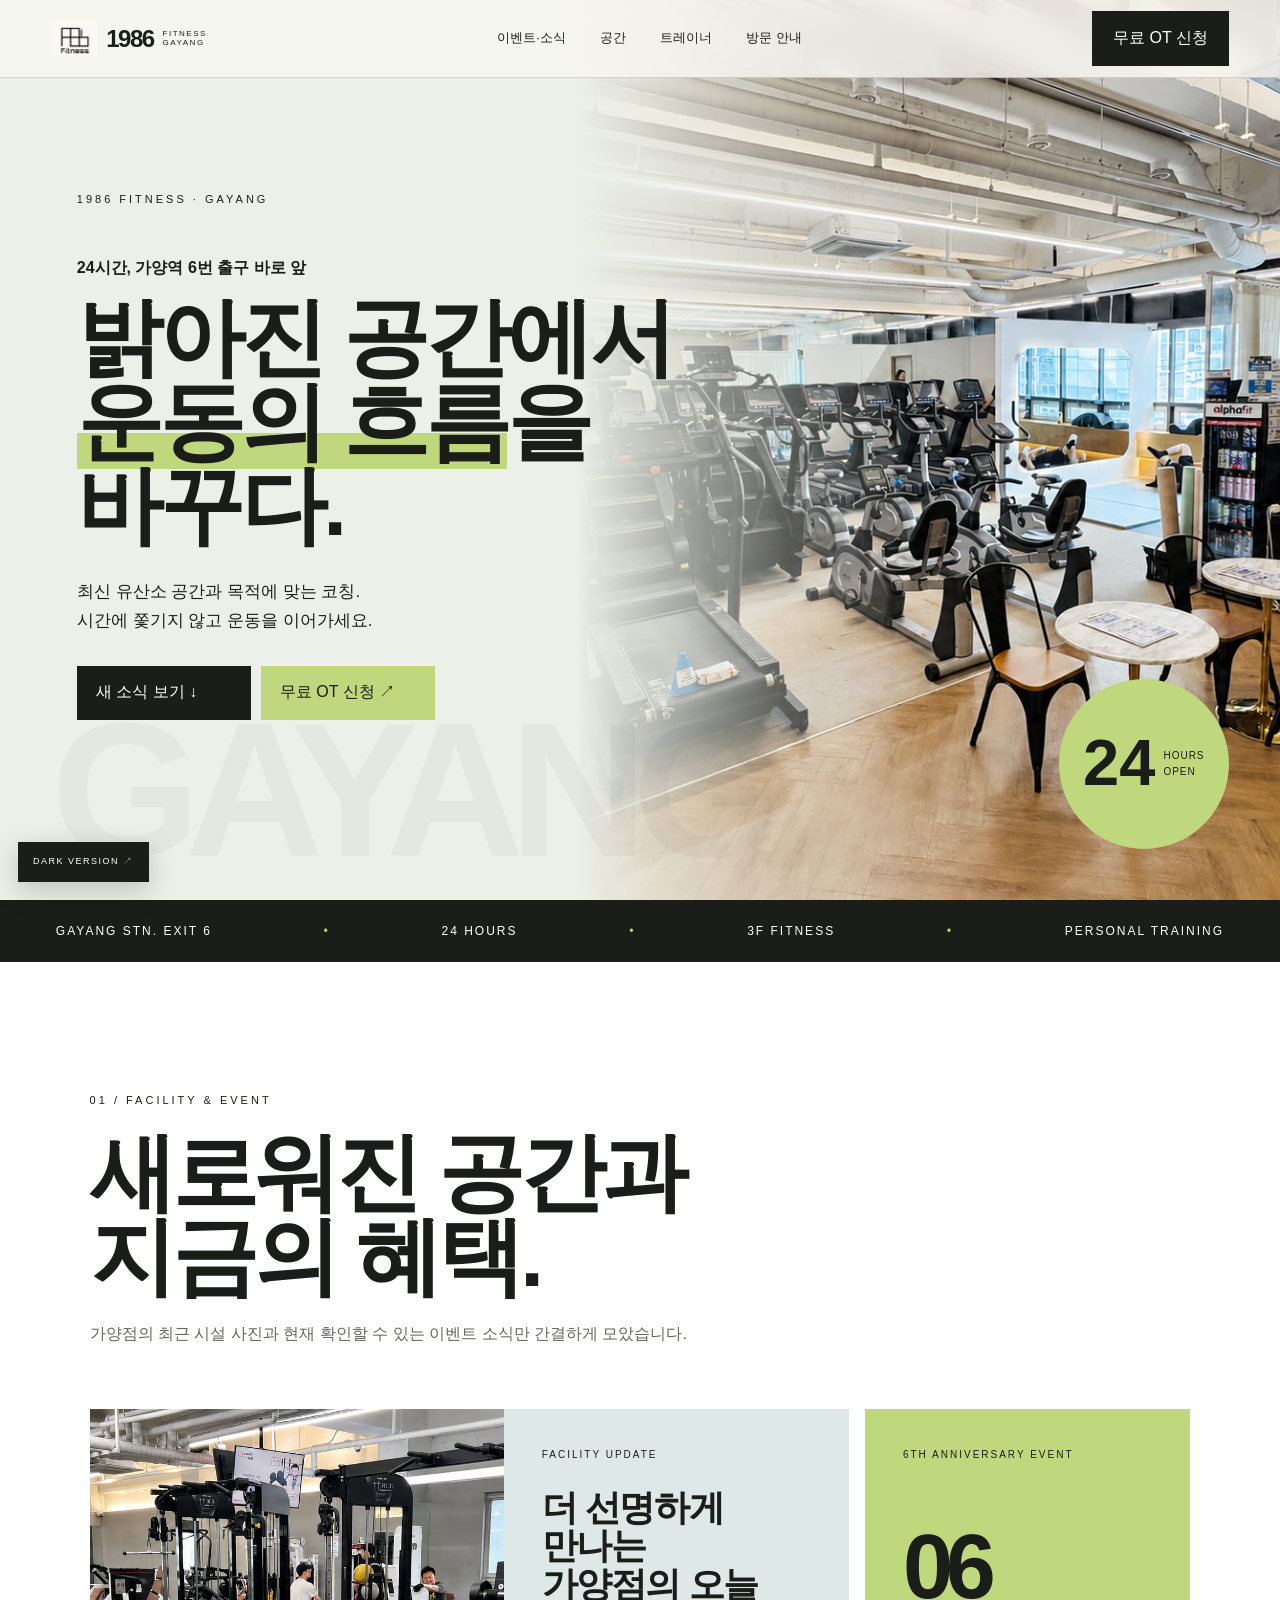
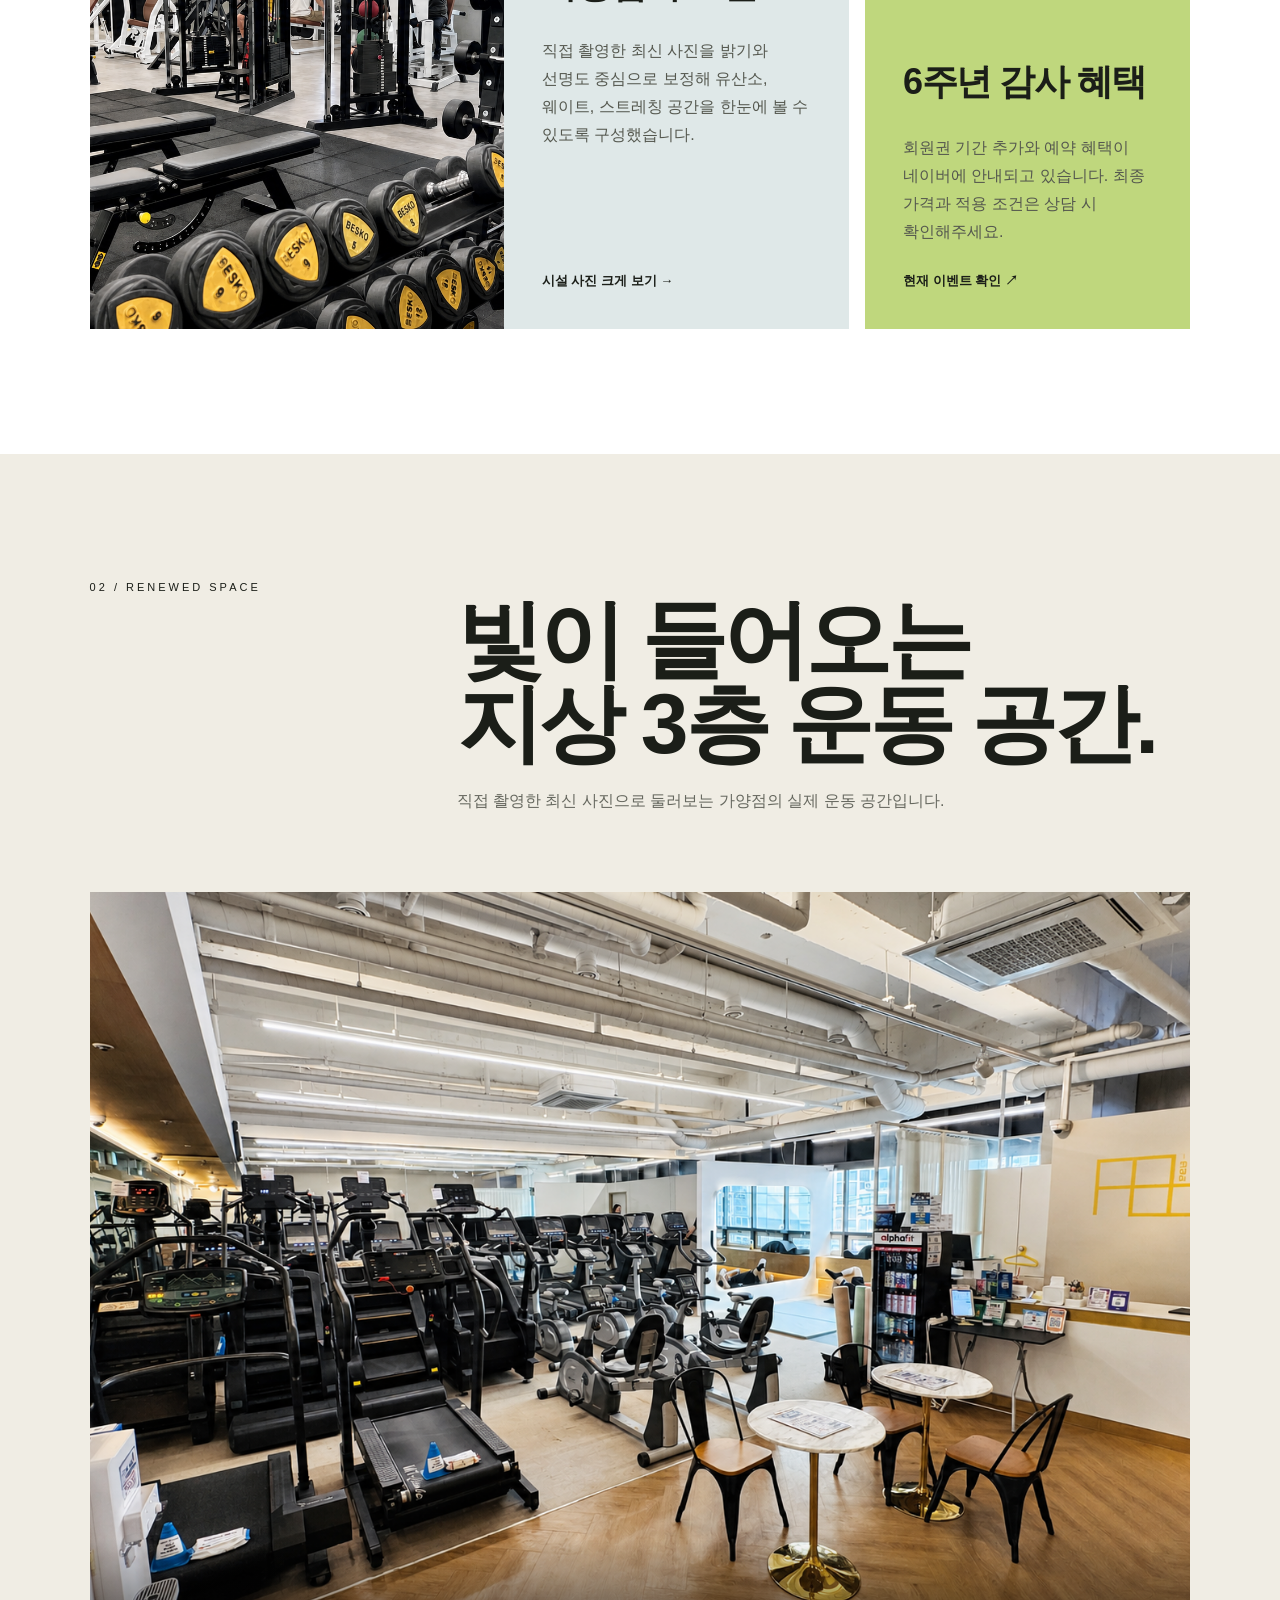
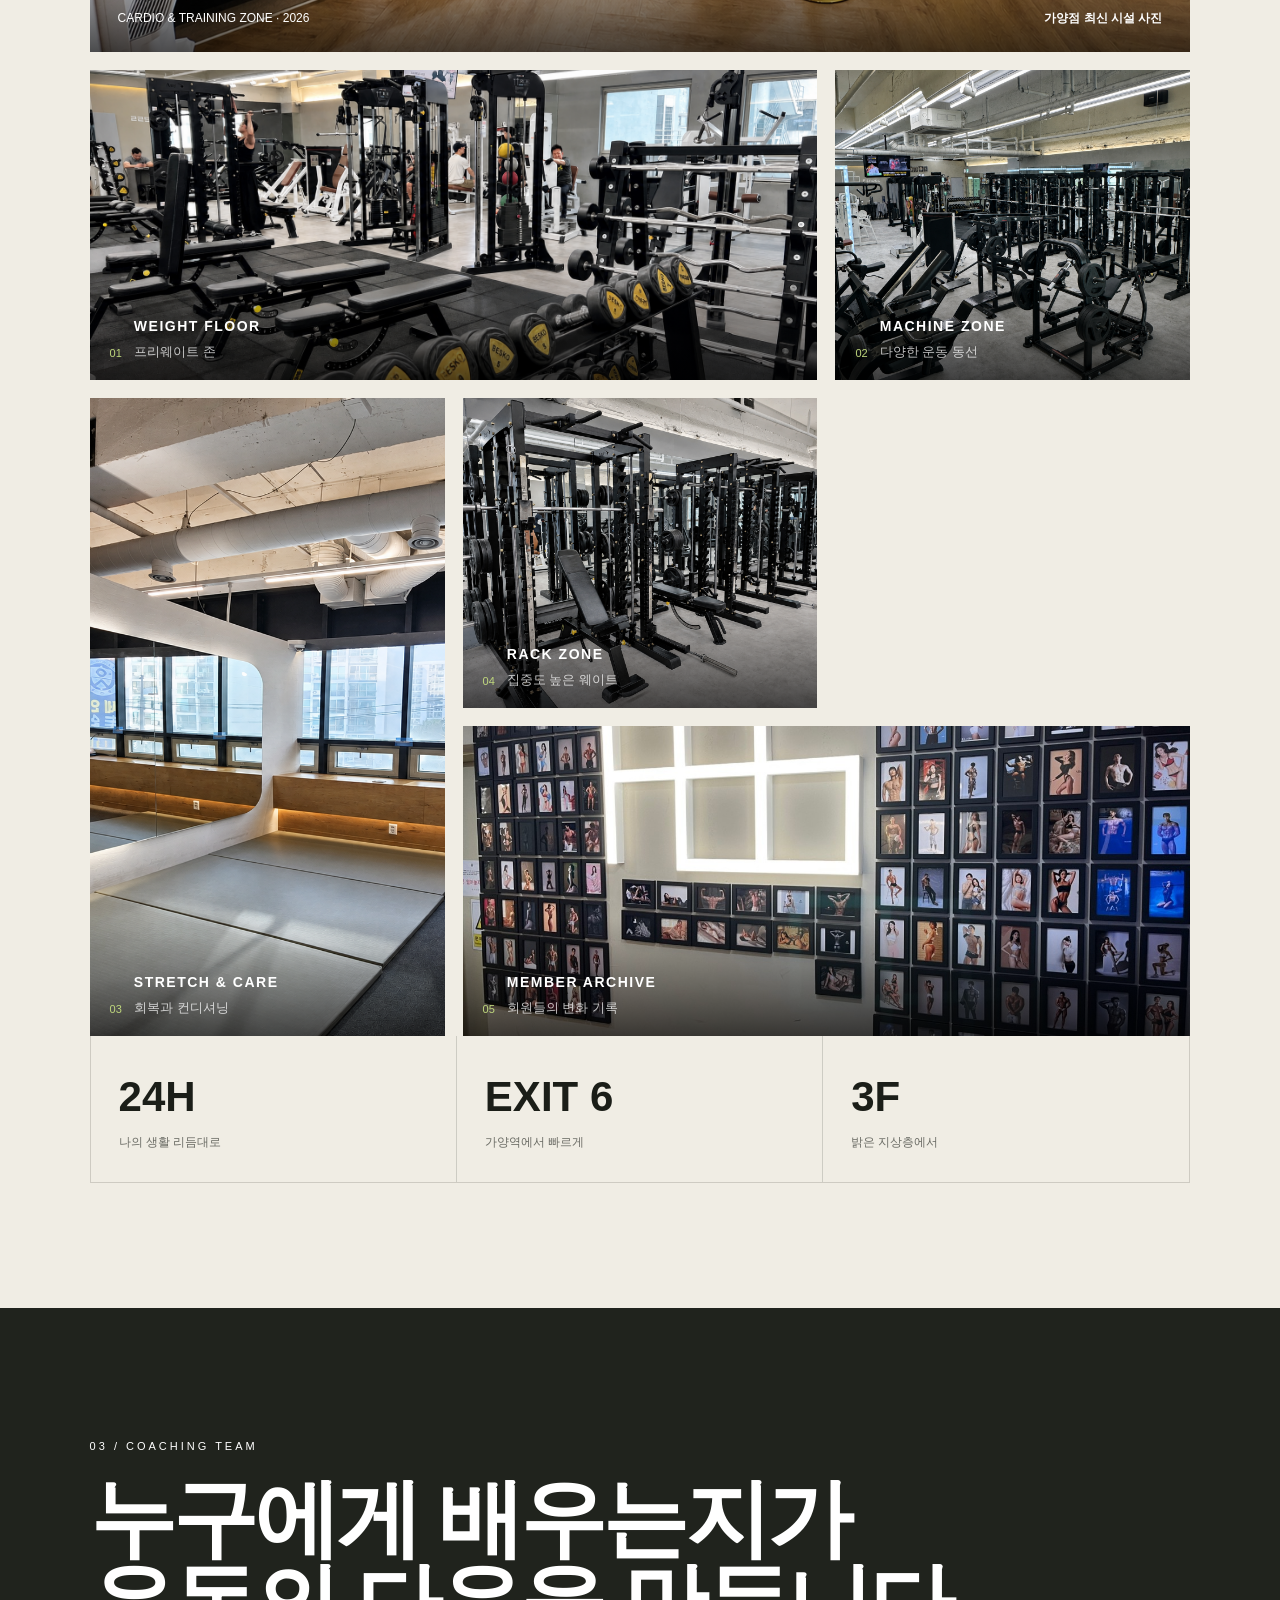
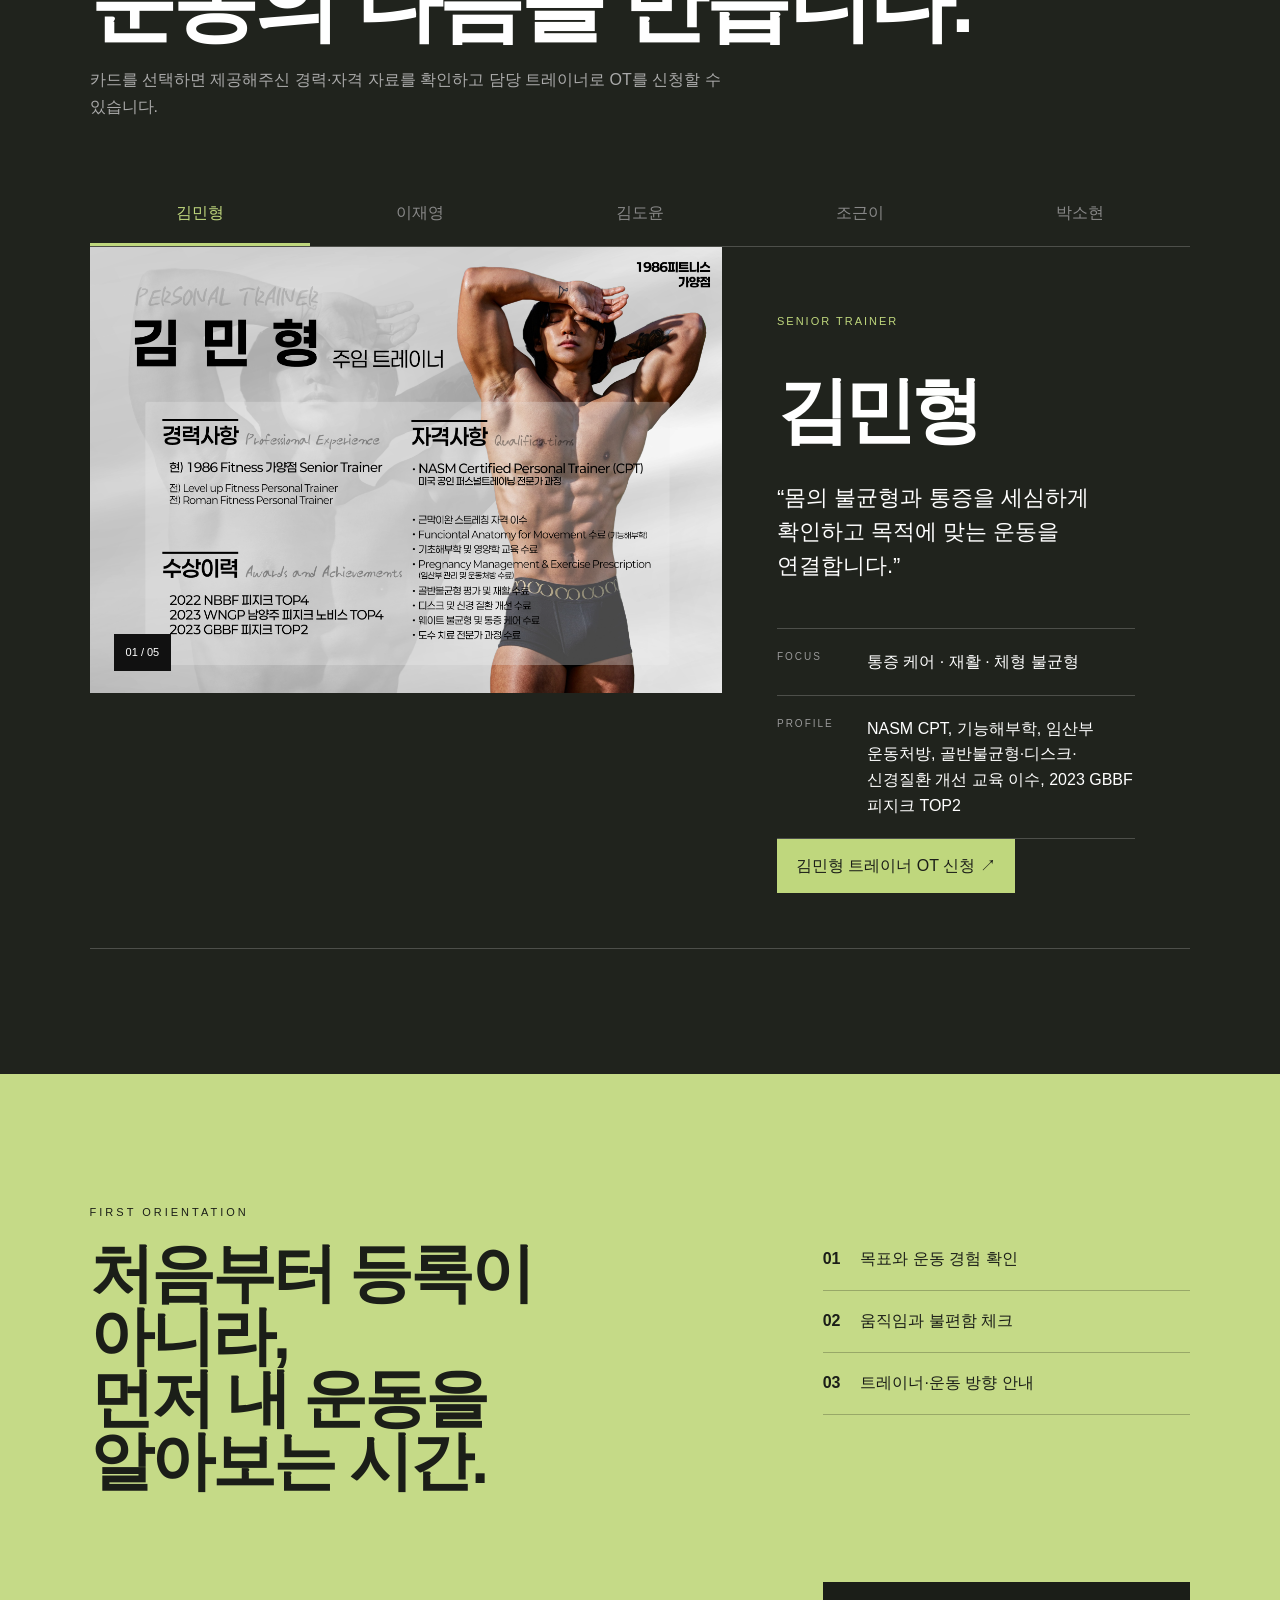
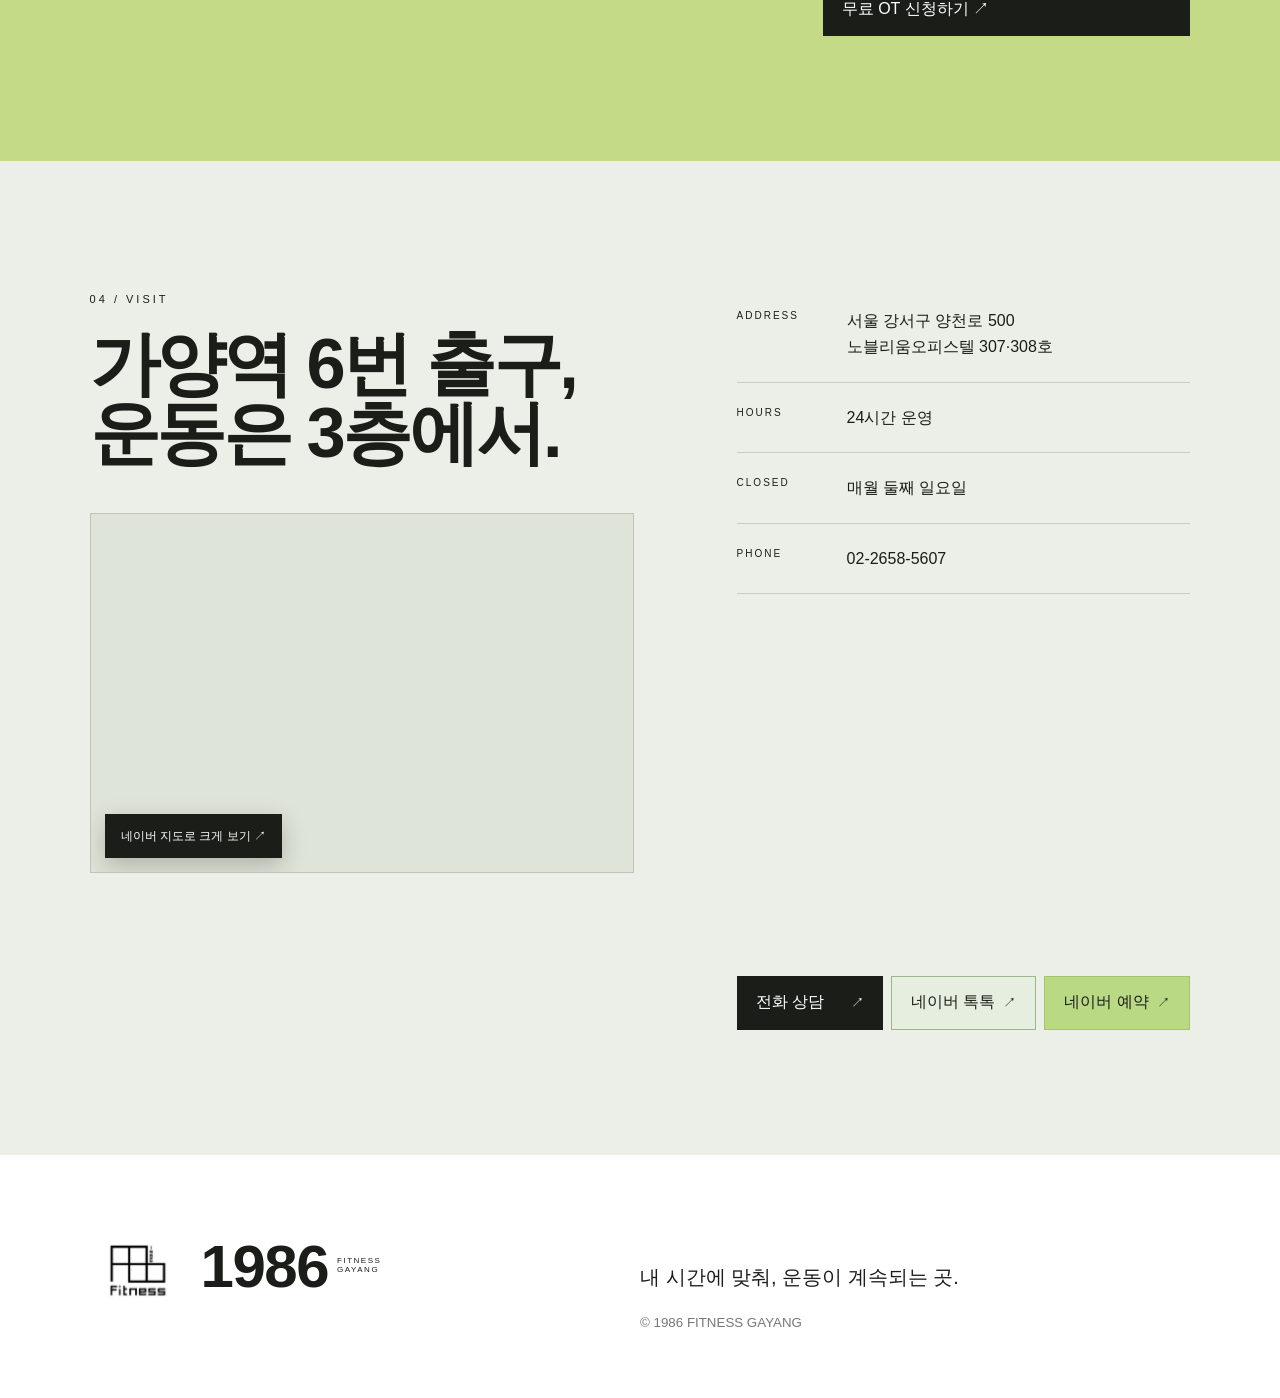
<file: index.html>
<!doctype html>
<html lang="ko">
  <head>
    <meta charset="UTF-8" />
    <meta name="viewport" content="width=device-width,initial-scale=1" />
    <meta
      name="description"
      content="가양역 6번 출구 앞 24시간 1986피트니스 가양점"
    />
    <title>1986피트니스 가양점 | 24시간 헬스·PT</title>
    <link rel="stylesheet" href="styles.css" />
  </head>
  <body>
    <a class="skip" href="#main">본문으로 바로가기</a>
    <header>
      <a class="brand" href="#top" aria-label="1986피트니스 가양점 홈">
        <img class="brand-logo" src="assets/1986-fitness-logo.png" alt="" />
        <b>1986</b><span>FITNESS<br />GAYANG</span>
      </a>
      <nav>
        <a href="#news">이벤트·소식</a><a href="#space">공간</a
        ><a href="#trainers">트레이너</a><a href="#visit">방문 안내</a>
      </nav>
      <button class="ot-open top-ot" data-trainer="상담 후 선택">
        무료 OT 신청
      </button>
    </header>
    <a class="theme-compare" href="dark/index.html">DARK VERSION <span>↗</span></a>
    <main id="main">
      <section class="hero" id="top">
        <div class="hero-photo"></div>
        <div class="hero-copy">
          <p class="eyebrow reveal">1986 FITNESS · GAYANG</p>
          <p class="kicker reveal">24시간, 가양역 6번 출구 바로 앞</p>
          <h1 class="reveal">
            밝아진 공간에서<br /><em>운동의 흐름</em>을 바꾸다.
          </h1>
          <p class="desc reveal">
            최신 유산소 공간과 목적에 맞는 코칭.<br />시간에 쫓기지 않고 운동을
            이어가세요.
          </p>
          <div class="actions reveal">
            <a class="btn dark" href="#news">새 소식 보기 ↓</a
            ><button class="btn lime ot-open" data-trainer="상담 후 선택">
              무료 OT 신청 ↗
            </button>
          </div>
        </div>
        <div class="hero-stamp reveal">
          <strong>24</strong><span>HOURS<br />OPEN</span>
        </div>
      </section>
      <section class="ticker" aria-label="핵심 정보">
        <span>GAYANG STN. EXIT 6</span><i>•</i><span>24 HOURS</span><i>•</i
        ><span>3F FITNESS</span><i>•</i><span>PERSONAL TRAINING</span>
      </section>
      <section class="section news" id="news">
        <div class="section-title reveal">
          <span>01 / FACILITY &amp; EVENT</span>
          <h2>새로워진 공간과<br />지금의 혜택.</h2>
          <p>
            가양점의 최근 시설 사진과 현재 확인할 수 있는 이벤트 소식만 간결하게
            모았습니다.
          </p>
        </div>
        <div class="news-grid">
          <article class="news-lead reveal">
            <div class="news-photo"></div>
            <div class="news-copy">
              <span class="tag">FACILITY UPDATE</span>
            <h3>더 선명하게 만나는<br />가양점의 오늘</h3>
              <p>
                직접 촬영한 최신 사진을 밝기와 선명도 중심으로 보정해 유산소,
                웨이트, 스트레칭 공간을 한눈에 볼 수 있도록 구성했습니다.
              </p>
              <a href="#space">시설 사진 크게 보기 →</a>
            </div>
          </article>
          <article class="news-card reveal">
            <span class="tag">6TH ANNIVERSARY EVENT</span><b>06</b>
            <h3>6주년 감사 혜택</h3>
            <p>
              회원권 기간 추가와 예약 혜택이 네이버에 안내되고 있습니다. 최종
              가격과 적용 조건은 상담 시 확인해주세요.
            </p>
            <a
              href="https://map.naver.com/p/search/1986%ED%94%BC%ED%8A%B8%EB%8B%88%EC%8A%A4%20%EA%B0%80%EC%96%91%EC%A0%90/place/37769368"
              target="_blank"
              rel="noreferrer"
              >현재 이벤트 확인 ↗</a
            >
          </article>
        </div>
      </section>
      <section class="section space" id="space">
        <div class="section-title split reveal">
          <span>02 / RENEWED SPACE</span>
          <div>
            <h2>빛이 들어오는<br />지상 3층 운동 공간.</h2>
            <p>직접 촬영한 최신 사진으로 둘러보는 가양점의 실제 운동 공간입니다.</p>
          </div>
        </div>
        <figure class="space-hero reveal">
          <img
            src="assets/facility-hero.png"
            alt="1986피트니스 가양점의 밝은 유산소 및 운동 공간"
          />
          <figcaption>
            <span>CARDIO &amp; TRAINING ZONE · 2026</span><b>가양점 최신 시설 사진</b>
          </figcaption>
        </figure>
        <div class="facility-grid" aria-label="가양점 시설 사진 모음">
          <figure class="facility-card wide reveal">
            <img src="assets/facility-weight.png" alt="가양점 덤벨과 웨이트 운동 공간" loading="lazy" />
            <figcaption><span>01</span><b>WEIGHT FLOOR</b><small>프리웨이트 존</small></figcaption>
          </figure>
          <figure class="facility-card reveal">
            <img src="assets/facility-machine.png" alt="가양점 다양한 웨이트 머신 공간" loading="lazy" />
            <figcaption><span>02</span><b>MACHINE ZONE</b><small>다양한 운동 동선</small></figcaption>
          </figure>
          <figure class="facility-card tall reveal">
            <img src="assets/facility-stretch.png" alt="창과 거울이 있는 가양점 스트레칭 공간" loading="lazy" />
            <figcaption><span>03</span><b>STRETCH &amp; CARE</b><small>회복과 컨디셔닝</small></figcaption>
          </figure>
          <figure class="facility-card reveal">
            <img src="assets/facility-racks.png" alt="가양점 랙과 벤치 운동 공간" loading="lazy" />
            <figcaption><span>04</span><b>RACK ZONE</b><small>집중도 높은 웨이트</small></figcaption>
          </figure>
          <figure class="facility-card wide reveal">
            <img src="assets/facility-archive.png" alt="가양점 회원 바디프로필 아카이브 월" loading="lazy" />
            <figcaption><span>05</span><b>MEMBER ARCHIVE</b><small>회원들의 변화 기록</small></figcaption>
          </figure>
        </div>
        <div class="space-facts">
          <div><strong>24H</strong><span>나의 생활 리듬대로</span></div>
          <div><strong>EXIT 6</strong><span>가양역에서 빠르게</span></div>
          <div><strong>3F</strong><span>밝은 지상층에서</span></div>
        </div>
      </section>
      <section class="section trainers" id="trainers">
        <div class="section-title reveal">
          <span>03 / COACHING TEAM</span>
          <h2>누구에게 배우는지가<br />운동의 다음을 만듭니다.</h2>
          <p>
            카드를 선택하면 제공해주신 경력·자격 자료를 확인하고 담당 트레이너로
            OT를 신청할 수 있습니다.
          </p>
        </div>
        <div class="trainer-tabs-shell">
          <button class="trainer-arrow trainer-prev" type="button" aria-label="이전 트레이너" disabled>←</button>
          <div class="trainer-tabs" role="tablist" aria-label="트레이너 선택">
            <button class="active" role="tab" aria-selected="true" data-index="0">김민형</button
            ><button role="tab" aria-selected="false" data-index="1">이재영</button
            ><button role="tab" aria-selected="false" data-index="2">김도윤</button
            ><button role="tab" aria-selected="false" data-index="3">조근이</button
            ><button role="tab" aria-selected="false" data-index="4">박소현</button>
          </div>
          <button class="trainer-arrow trainer-next" type="button" aria-label="다음 트레이너">→</button>
        </div>
        <div class="trainer-stage reveal">
          <div class="trainer-visual">
            <img
              src="assets/trainer-kim-minhyung.png"
              alt="김민형 트레이너 프로필"
              id="trainer-image"
            /><span id="trainer-count">01 / 05</span>
          </div>
          <div class="trainer-info">
            <p id="trainer-role">SENIOR TRAINER</p>
            <h3 id="trainer-name">김민형</h3>
            <blockquote id="trainer-quote">
              “몸의 불균형과 통증을 세심하게 확인하고 목적에 맞는 운동을
              연결합니다.”
            </blockquote>
            <div class="trainer-meta">
              <div>
                <span>FOCUS</span>
                <p id="trainer-focus">통증 케어 · 재활 · 체형 불균형</p>
              </div>
              <div>
                <span>PROFILE</span>
                <p id="trainer-profile">
                  NASM CPT, 기능해부학, 임산부 운동처방,
                  골반불균형·디스크·신경질환 개선 교육 이수, 2023 GBBF 피지크
                  TOP2
                </p>
              </div>
            </div>
            <button
              class="btn lime ot-open"
              id="trainer-ot"
              data-trainer="김민형"
            >
              김민형 트레이너 OT 신청 ↗
            </button>
          </div>
        </div>
      </section>
      <section class="section ot-banner">
        <div class="reveal">
          <span>FIRST ORIENTATION</span>
          <h2>처음부터 등록이 아니라,<br />먼저 내 운동을 알아보는 시간.</h2>
        </div>
        <ol class="reveal">
          <li><b>01</b>목표와 운동 경험 확인</li>
          <li><b>02</b>움직임과 불편함 체크</li>
          <li><b>03</b>트레이너·운동 방향 안내</li>
        </ol>
        <button class="btn dark ot-open reveal" data-trainer="상담 후 선택">
          무료 OT 신청하기 ↗
        </button>
      </section>
      <section class="section visit" id="visit">
        <div class="visit-intro">
          <span>04 / VISIT</span>
          <h2>가양역 6번 출구,<br />운동은 3층에서.</h2>
          <div class="visit-map">
            <iframe
              title="1986피트니스 가양점 위치 지도"
              src="https://www.openstreetmap.org/export/embed.html?bbox=126.8508%2C37.5574%2C126.8604%2C37.5638&amp;layer=mapnik&amp;marker=37.560618%2C126.855575"
              loading="lazy"
            ></iframe>
            <a
              href="https://map.naver.com/p/search/1986%ED%94%BC%ED%8A%B8%EB%8B%88%EC%8A%A4%20%EA%B0%80%EC%96%91%EC%A0%90/place/37769368"
              target="_blank"
              rel="noreferrer"
            >네이버 지도로 크게 보기 ↗</a>
          </div>
        </div>
        <dl>
          <div>
            <dt>ADDRESS</dt>
            <dd>서울 강서구 양천로 500<br />노블리움오피스텔 307·308호</dd>
          </div>
          <div>
            <dt>HOURS</dt>
            <dd>24시간 운영</dd>
          </div>
          <div>
            <dt>CLOSED</dt>
            <dd>매월 둘째 일요일</dd>
          </div>
          <div>
            <dt>PHONE</dt>
            <dd><a href="tel:0226585607">02-2658-5607</a></dd>
          </div>
        </dl>
        <div class="visit-actions">
          <a class="btn dark" href="tel:0226585607">전화 상담 <span>↗</span></a>
          <a
            class="btn naver-talk"
            target="_blank"
            rel="noreferrer"
            href="https://talk.naver.com/w40uyc?frm=mnmb&amp;frm=nmb_detail"
            >네이버 톡톡 <span>↗</span></a>
          <a
            class="btn naver-booking"
            target="_blank"
            rel="noreferrer"
            href="https://pcmap.place.naver.com/place/37769368/booking"
            >네이버 예약 <span>↗</span></a>
        </div>
      </section>
    </main>
    <footer>
      <div class="brand">
        <img class="brand-logo footer-logo" src="assets/1986-fitness-logo.png" alt="1986 Fitness 로고" />
        <b>1986</b><span>FITNESS<br />GAYANG</span>
      </div>
      <p>내 시간에 맞춰, 운동이 계속되는 곳.</p>
      <small>© 1986 FITNESS GAYANG</small>
    </footer>
    <dialog id="ot-dialog">
      <button class="dialog-close" aria-label="닫기">×</button>
      <p class="eyebrow">FREE ORIENTATION</p>
      <h2>OT 신청</h2>
      <p>선택한 담당: <strong id="selected-trainer">상담 후 선택</strong></p>
      <form id="ot-form">
        <label
          >이름<input
            name="name"
            required
            maxlength="30"
            placeholder="이름을 입력해주세요" /></label
        ><label
          >연락처<input
            name="phone"
            required
            inputmode="tel"
            pattern="01[0-9]-?[0-9]{3,4}-?[0-9]{4}"
            placeholder="010-0000-0000" /></label
        ><label
          >운동 목표<select name="goal">
            <option>다이어트</option>
            <option>근력 향상</option>
            <option>체형·통증 관리</option>
            <option>바디프로필</option>
            <option>운동 입문</option>
          </select></label
        ><label
          >희망 시간<textarea
            name="time"
            required
            maxlength="300"
            placeholder="가능한 요일과 시간을 적어주세요"
          ></textarea></label
        ><label class="privacy-check"><input type="checkbox" required />
          <span>OT 상담을 위해 이름·연락처·운동 목적을 수집하고 센터 관리자가 확인하는 것에 동의합니다.</span>
        </label
        ><button class="btn lime" type="submit">신청하기 ↗</button>
        <p class="form-error" id="ot-error" role="alert" hidden></p>
        <p class="form-note">
          입력 정보는 OT 상담 목적으로만 사용되며 관리자만 확인할 수 있습니다.
        </p>
      </form>
      <div class="form-success" hidden>
        <b>OT 신청이 접수되었습니다.</b>
        <p>담당자가 신청 내용을 확인한 뒤 입력하신 연락처로 안내드리겠습니다.</p>
        <div class="message-actions">
          <a class="btn naver-talk" href="https://talk.naver.com/w40uyc?frm=mnmb&amp;frm=nmb_detail" target="_blank" rel="noreferrer">네이버 톡톡으로 문의 ↗</a>
        </div>
      </div>
    </dialog>
    <script src="script.js?v=20260826-5"></script>
    <script type="module" src="ot-submit.js?v=20260826-1"></script>
  </body>
</html>
</file>
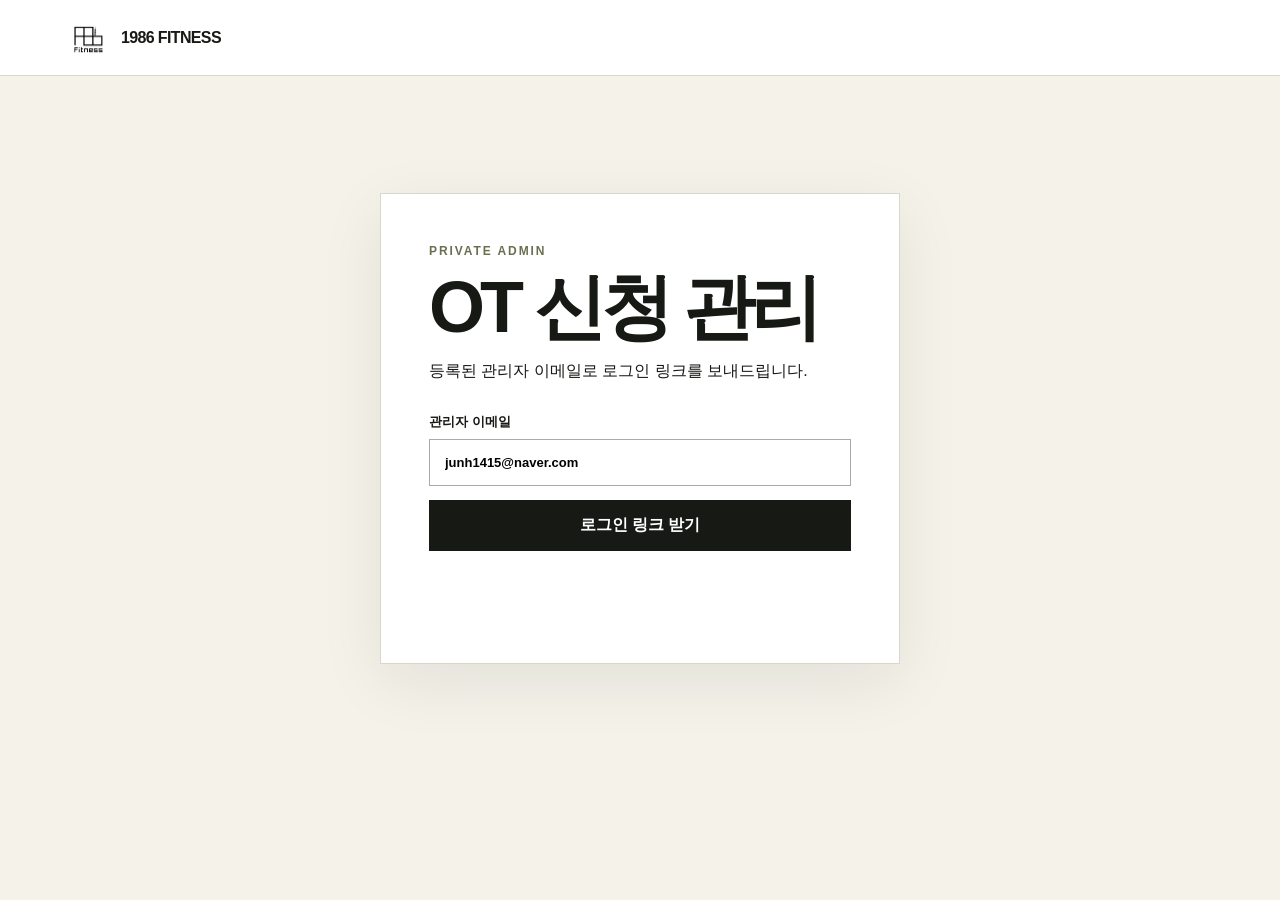
<file: admin/index.html>
<!doctype html>
<html lang="ko">
  <head>
    <meta charset="UTF-8" />
    <meta name="viewport" content="width=device-width,initial-scale=1" />
    <meta name="robots" content="noindex,nofollow" />
    <title>OT 신청 관리 | 1986피트니스 가양점</title>
    <link rel="stylesheet" href="admin.css" />
  </head>
  <body>
    <header>
      <a href="../" class="brand"><img src="../assets/1986-fitness-logo.png" alt="" />1986 FITNESS</a>
      <button id="logout" class="secondary" hidden>로그아웃</button>
    </header>
    <main>
      <section id="login-view" class="login-card">
        <p class="eyebrow">PRIVATE ADMIN</p>
        <h1>OT 신청 관리</h1>
        <p>등록된 관리자 이메일로 로그인 링크를 보내드립니다.</p>
        <form id="login-form">
          <label>관리자 이메일<input type="email" name="email" value="junh1415@naver.com" required /></label>
          <button type="submit">로그인 링크 받기</button>
          <p id="login-message" role="status"></p>
        </form>
      </section>
      <section id="dashboard-view" hidden>
        <div class="dashboard-heading">
          <div><p class="eyebrow">GAYANG · OT DESK</p><h1>신청 내역</h1></div>
          <button id="refresh" class="secondary">새로고침</button>
        </div>
        <div class="summary"><strong id="new-count">0</strong><span>새 신청</span></div>
        <p id="list-message" role="status"></p>
        <div id="application-list" class="application-list"></div>
      </section>
    </main>
    <script type="module" src="admin.js"></script>
  </body>
</html>
</file>
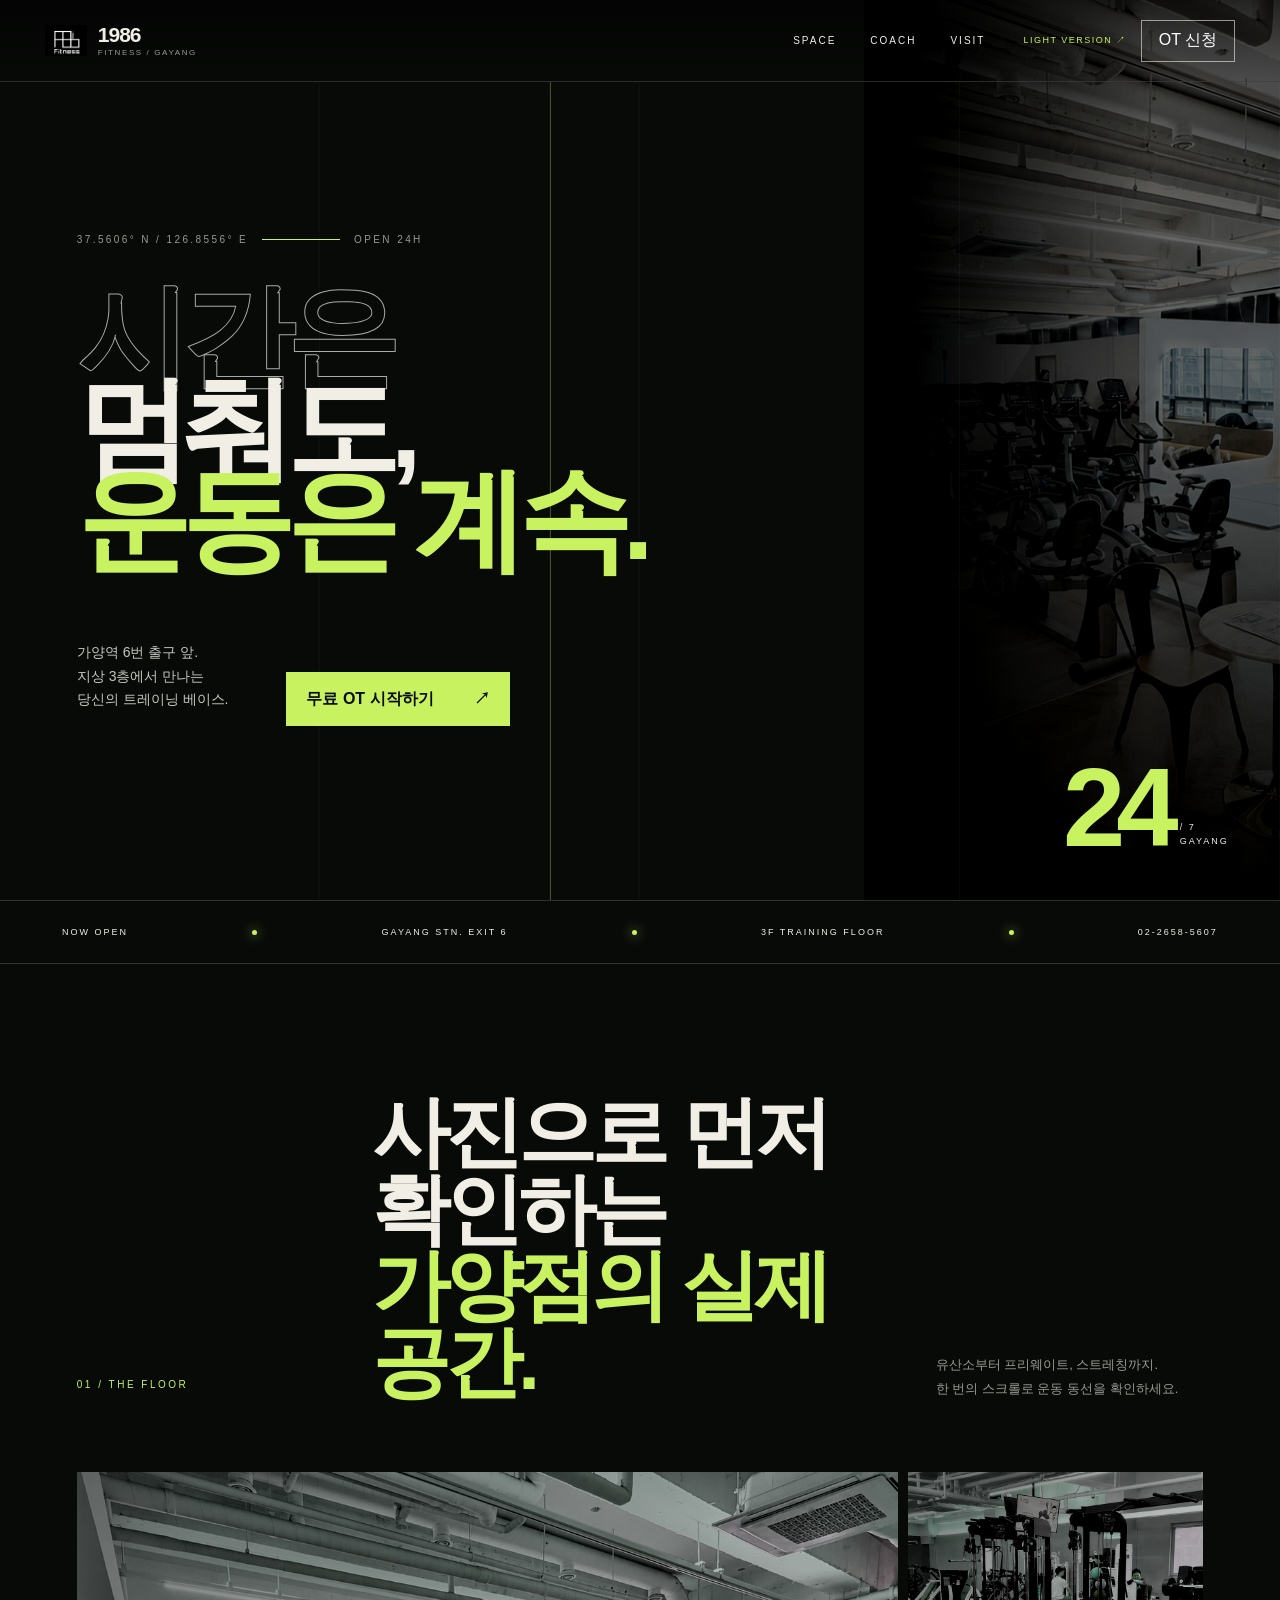
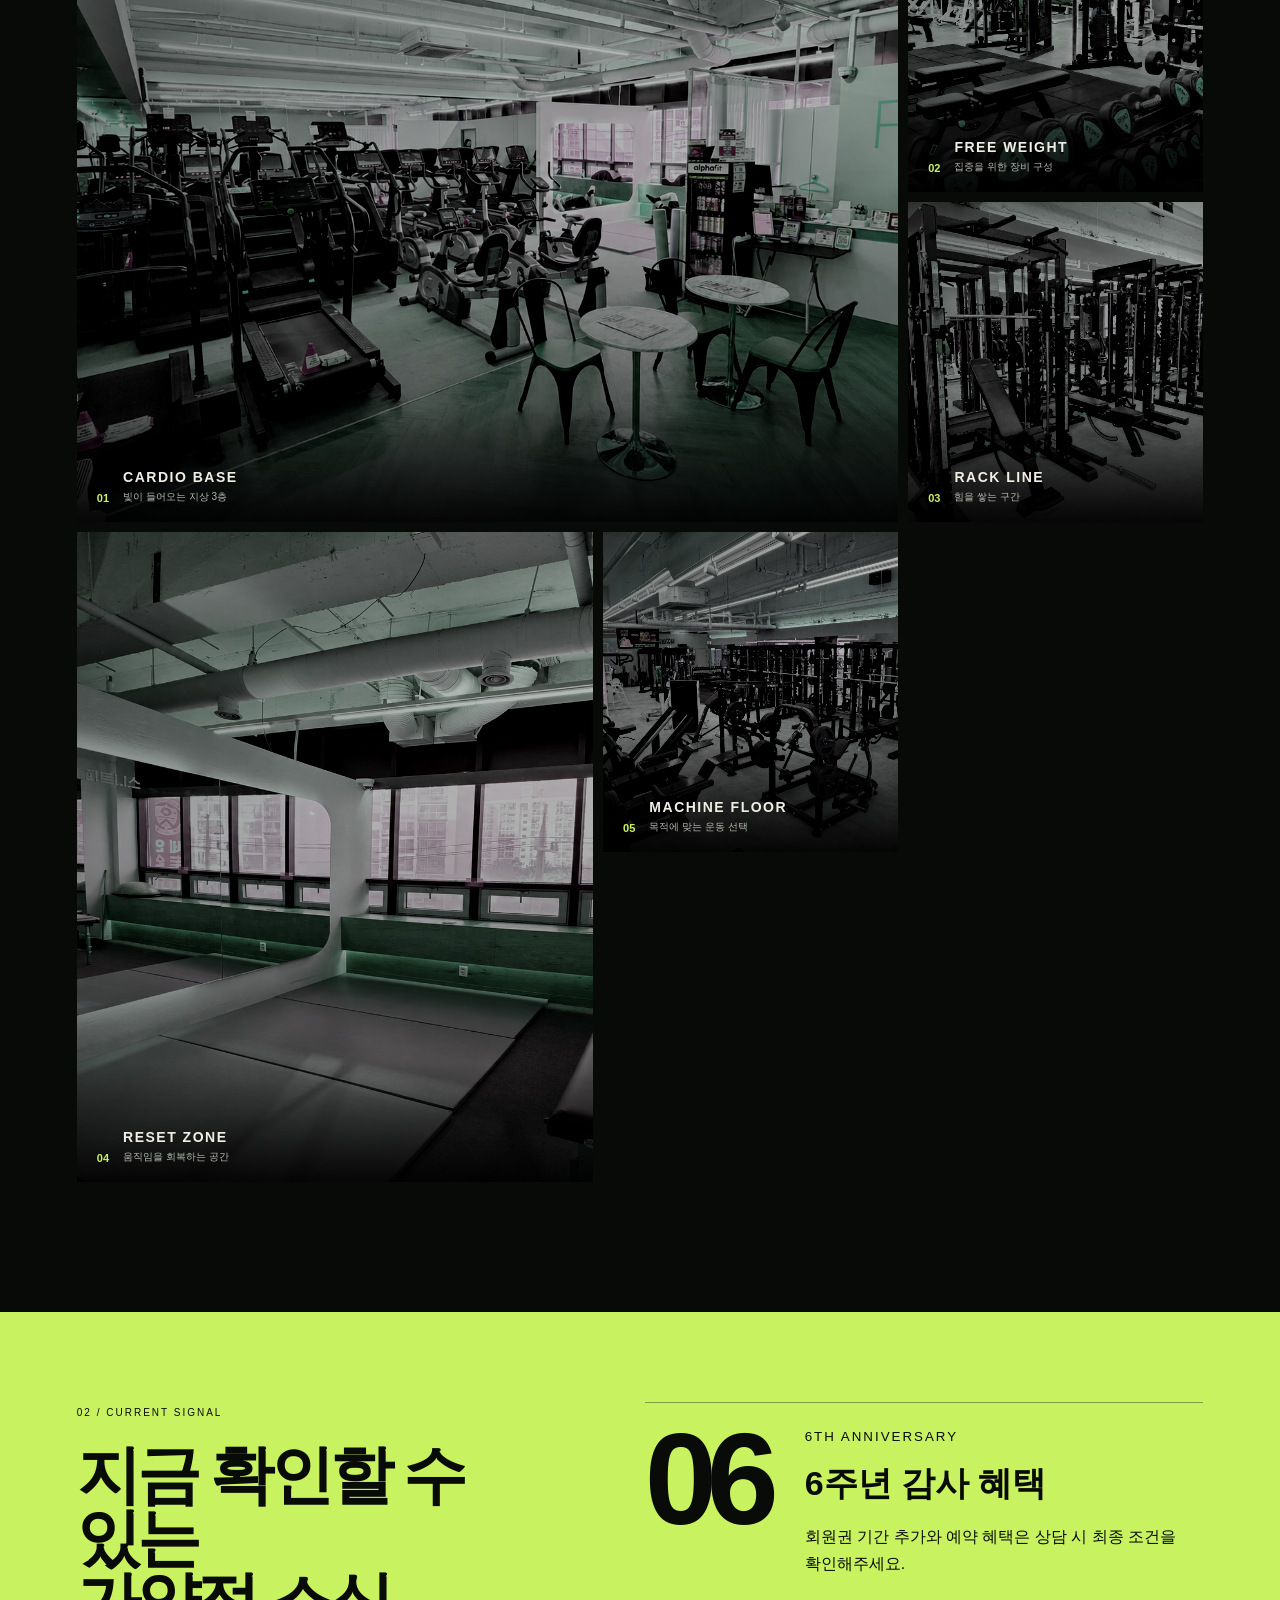
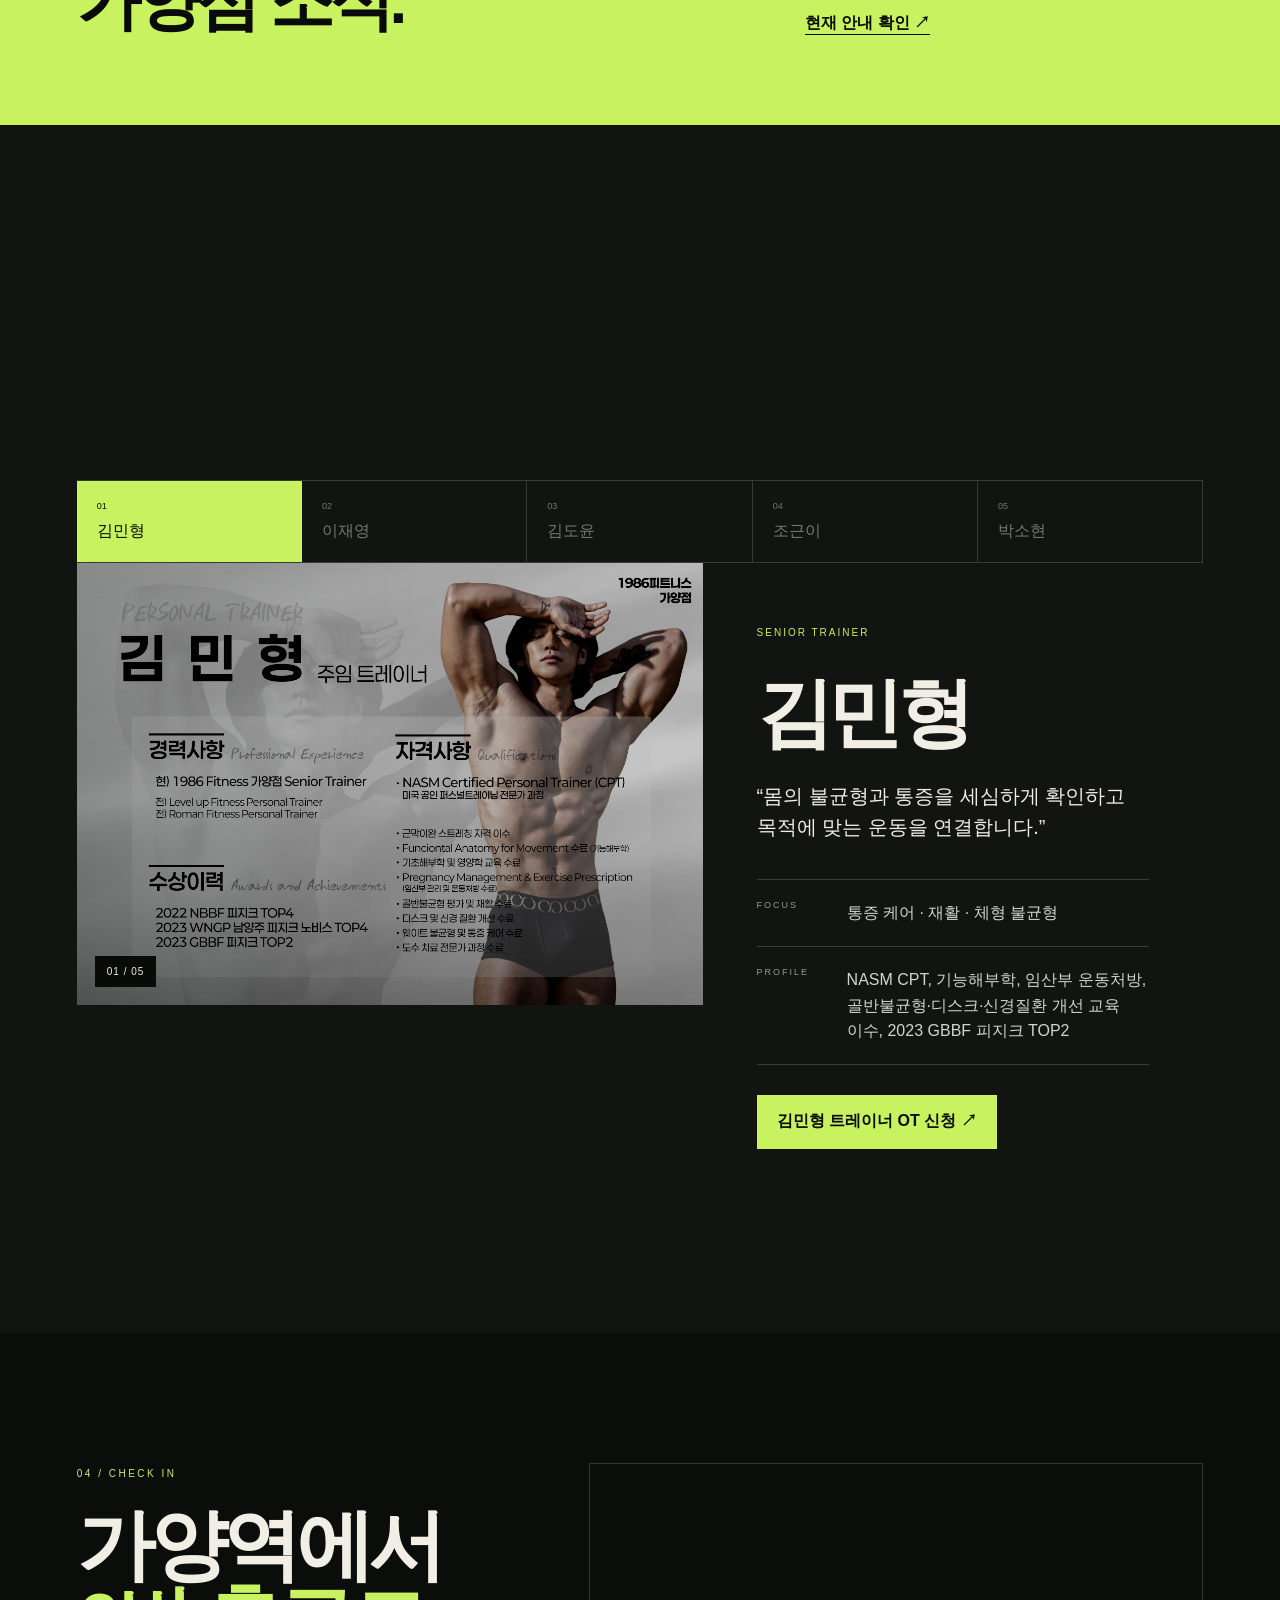
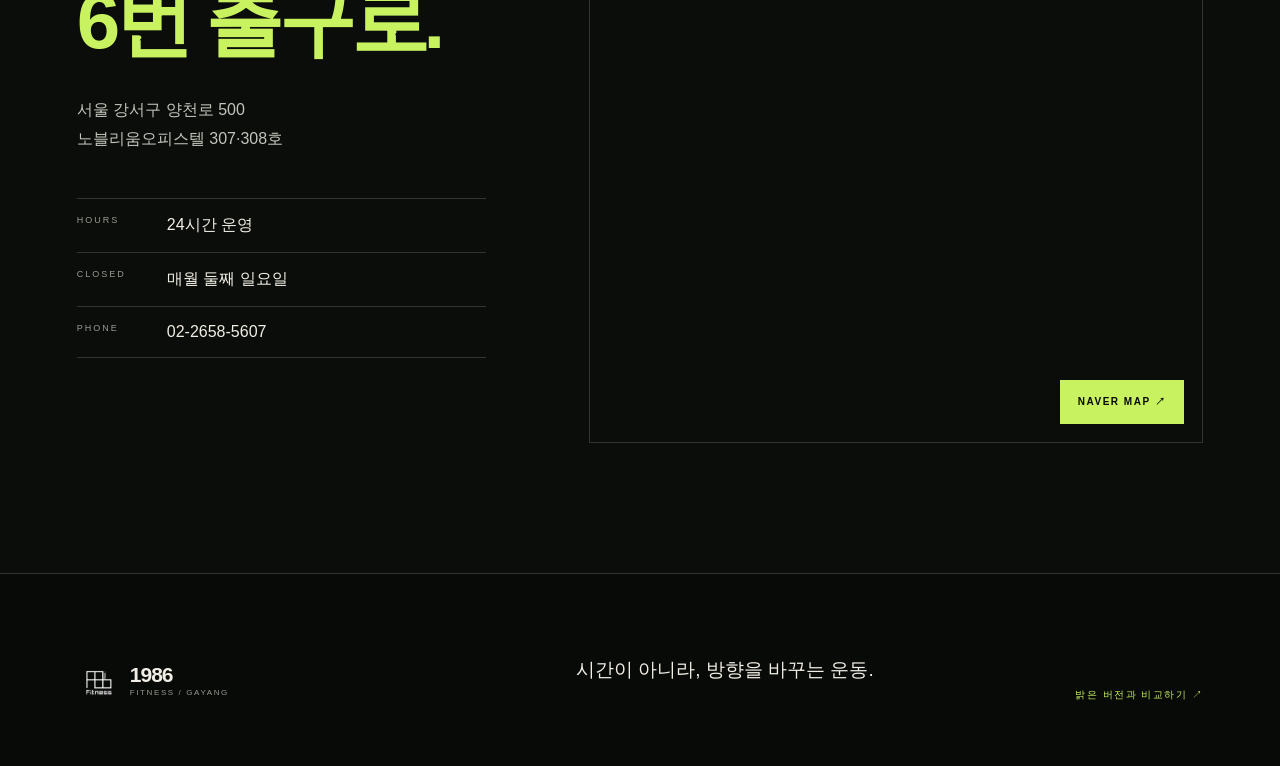
<file: dark/index.html>
<!doctype html>
<html lang="ko">
<head>
  <meta charset="UTF-8" />
  <meta name="viewport" content="width=device-width,initial-scale=1" />
  <meta name="description" content="24시간 1986피트니스 가양점 다크 디자인 비교안" />
  <title>1986피트니스 가양점 | Dark Edition</title>
  <link rel="stylesheet" href="styles.css" />
</head>
<body>
  <a class="skip" href="#main">본문 바로가기</a>
  <header>
    <a class="brand" href="#top" aria-label="1986피트니스 가양점 홈">
      <img src="../assets/1986-fitness-logo.png" alt="" />
      <span><b>1986</b><small>FITNESS / GAYANG</small></span>
    </a>
    <nav><a href="#proof">SPACE</a><a href="#trainers">COACH</a><a href="#visit">VISIT</a></nav>
    <a class="edition" href="../index.html">LIGHT VERSION ↗</a>
    <button class="line-btn ot-open" data-trainer="상담 후 선택">OT 신청</button>
  </header>

  <main id="main">
    <section class="hero" id="top">
      <div class="hero-media" aria-hidden="true"></div>
      <div class="hero-grid" aria-hidden="true"></div>
      <div class="hero-copy">
        <p class="coord reveal">37.5606° N / 126.8556° E <i></i> OPEN 24H</p>
        <h1 class="reveal"><span>시간은</span><br />멈춰도,<br /><em>운동은 계속.</em></h1>
        <div class="hero-bottom reveal">
          <p>가양역 6번 출구 앞.<br />지상 3층에서 만나는<br />당신의 트레이닝 베이스.</p>
          <button class="solid-btn ot-open" data-trainer="상담 후 선택">무료 OT 시작하기 <b>↗</b></button>
        </div>
      </div>
      <div class="hero-index"><b>24</b><span>/ 7<br />GAYANG</span></div>
    </section>

    <div class="signal" aria-label="운영 정보">
      <span>NOW OPEN</span><i></i><span>GAYANG STN. EXIT 6</span><i></i><span>3F TRAINING FLOOR</span><i></i><span>02-2658-5607</span>
    </div>

    <section class="proof" id="proof">
      <div class="section-head reveal">
        <p>01 / THE FLOOR</p>
        <h2>사진으로 먼저 확인하는<br /><em>가양점의 실제 공간.</em></h2>
        <span>유산소부터 프리웨이트, 스트레칭까지.<br />한 번의 스크롤로 운동 동선을 확인하세요.</span>
      </div>
      <div class="proof-grid">
        <figure class="proof-main reveal"><img src="../assets/facility-hero.png" alt="가양점 유산소 및 운동 공간" /><figcaption><b>01</b><span>CARDIO BASE<small>빛이 들어오는 지상 3층</small></span></figcaption></figure>
        <figure class="reveal"><img src="../assets/facility-weight.png" alt="가양점 프리웨이트 공간" /><figcaption><b>02</b><span>FREE WEIGHT<small>집중을 위한 장비 구성</small></span></figcaption></figure>
        <figure class="reveal"><img src="../assets/facility-racks.png" alt="가양점 랙 공간" /><figcaption><b>03</b><span>RACK LINE<small>힘을 쌓는 구간</small></span></figcaption></figure>
        <figure class="proof-tall reveal"><img src="../assets/facility-stretch.png" alt="가양점 스트레칭 공간" /><figcaption><b>04</b><span>RESET ZONE<small>움직임을 회복하는 공간</small></span></figcaption></figure>
        <figure class="reveal"><img src="../assets/facility-machine.png" alt="가양점 머신 공간" /><figcaption><b>05</b><span>MACHINE FLOOR<small>목적에 맞는 운동 선택</small></span></figcaption></figure>
      </div>
    </section>

    <section class="event-strip">
      <div><span>02 / CURRENT SIGNAL</span><h2>지금 확인할 수 있는<br />가양점 소식.</h2></div>
      <article><b>06</b><div><small>6TH ANNIVERSARY</small><h3>6주년 감사 혜택</h3><p>회원권 기간 추가와 예약 혜택은 상담 시 최종 조건을 확인해주세요.</p><a href="https://map.naver.com/p/search/1986%ED%94%BC%ED%8A%B8%EB%8B%88%EC%8A%A4%20%EA%B0%80%EC%96%91%EC%A0%90/place/37769368" target="_blank" rel="noreferrer">현재 안내 확인 ↗</a></div></article>
    </section>

    <section class="trainers" id="trainers">
      <div class="section-head reveal"><p>03 / COACHING CONSOLE</p><h2>몸의 다음 장면을<br /><em>함께 설계할 사람.</em></h2></div>
      <div class="trainer-tabs" role="tablist">
        <button class="active" data-index="0"><i>01</i>김민형</button><button data-index="1"><i>02</i>이재영</button><button data-index="2"><i>03</i>김도윤</button><button data-index="3"><i>04</i>조근이</button><button data-index="4"><i>05</i>박소현</button>
      </div>
      <div class="trainer-stage reveal">
        <div class="trainer-visual"><img src="../assets/trainer-kim-minhyung.png" alt="김민형 트레이너 프로필" id="trainer-image" /><span id="trainer-count">01 / 05</span></div>
        <div class="trainer-info">
          <p id="trainer-role">SENIOR TRAINER</p><h3 id="trainer-name">김민형</h3>
          <blockquote id="trainer-quote">“몸의 불균형과 통증을 세심하게 확인하고 목적에 맞는 운동을 연결합니다.”</blockquote>
          <dl><div><dt>FOCUS</dt><dd id="trainer-focus">통증 케어 · 재활 · 체형 불균형</dd></div><div><dt>PROFILE</dt><dd id="trainer-profile">NASM CPT, 기능해부학, 임산부 운동처방, 골반불균형·디스크·신경질환 개선 교육 이수, 2023 GBBF 피지크 TOP2</dd></div></dl>
          <button class="solid-btn ot-open" id="trainer-ot" data-trainer="김민형">김민형 트레이너 OT 신청 ↗</button>
        </div>
      </div>
    </section>

    <section class="visit" id="visit">
      <div class="visit-copy reveal"><span>04 / CHECK IN</span><h2>가양역에서<br /><em>6번 출구로.</em></h2><p>서울 강서구 양천로 500<br />노블리움오피스텔 307·308호</p><dl><div><dt>HOURS</dt><dd>24시간 운영</dd></div><div><dt>CLOSED</dt><dd>매월 둘째 일요일</dd></div><div><dt>PHONE</dt><dd><a href="tel:0226585607">02-2658-5607</a></dd></div></dl></div>
      <div class="visit-map reveal"><iframe title="1986피트니스 가양점 위치 지도" src="https://www.openstreetmap.org/export/embed.html?bbox=126.8508%2C37.5574%2C126.8604%2C37.5638&amp;layer=mapnik&amp;marker=37.560618%2C126.855575" loading="lazy"></iframe><a href="https://map.naver.com/p/search/1986%ED%94%BC%ED%8A%B8%EB%8B%88%EC%8A%A4%20%EA%B0%80%EC%96%91%EC%A0%90/place/37769368" target="_blank" rel="noreferrer">NAVER MAP ↗</a></div>
    </section>
  </main>

  <footer><div class="brand"><img src="../assets/1986-fitness-logo.png" alt="1986 Fitness 로고" /><span><b>1986</b><small>FITNESS / GAYANG</small></span></div><p>시간이 아니라, 방향을 바꾸는 운동.</p><a href="../index.html">밝은 버전과 비교하기 ↗</a></footer>

  <dialog id="ot-dialog"><button class="dialog-close" aria-label="닫기">×</button><p class="eyebrow">FREE ORIENTATION</p><h2>OT 신청</h2><p>선택한 담당: <strong id="selected-trainer">상담 후 선택</strong></p><form id="ot-form"><label>이름<input name="name" required placeholder="이름을 입력해주세요" /></label><label>연락처<input name="phone" required inputmode="tel" placeholder="010-0000-0000" /></label><label>운동 목표<select name="goal"><option>다이어트</option><option>근력 향상</option><option>체형·통증 관리</option><option>바디프로필</option><option>운동 입문</option></select></label><label>희망 시간<textarea name="time" placeholder="가능한 요일과 시간을 적어주세요"></textarea></label><button class="solid-btn" type="submit">신청하기 ↗</button><p class="form-note">입력 내용은 서버에 저장되지 않으며 문자 앱으로 보낼 내용을 만드는 데만 사용됩니다.</p></form><div class="form-success" hidden><b>문자 앱을 열고 있습니다.</b><p>문자 앱에서 전송 버튼을 누르면 두 담당자에게 접수됩니다.</p><pre class="message-preview" id="message-preview" hidden></pre><div class="message-actions"><a class="solid-btn" id="sms-all" href="#">문자 앱 다시 열기 ↗</a><a class="line-btn" href="https://talk.naver.com/w40uyc?frm=mnmb&amp;frm=nmb_detail" target="_blank" rel="noreferrer">네이버 톡톡 ↗</a></div><p class="form-note">문자 앱에서 전송 버튼을 누르면 두 번호로 동시에 발송됩니다.</p></div></dialog>
  <script src="script.js?v=20260826-4"></script>
</body>
</html>
</file>
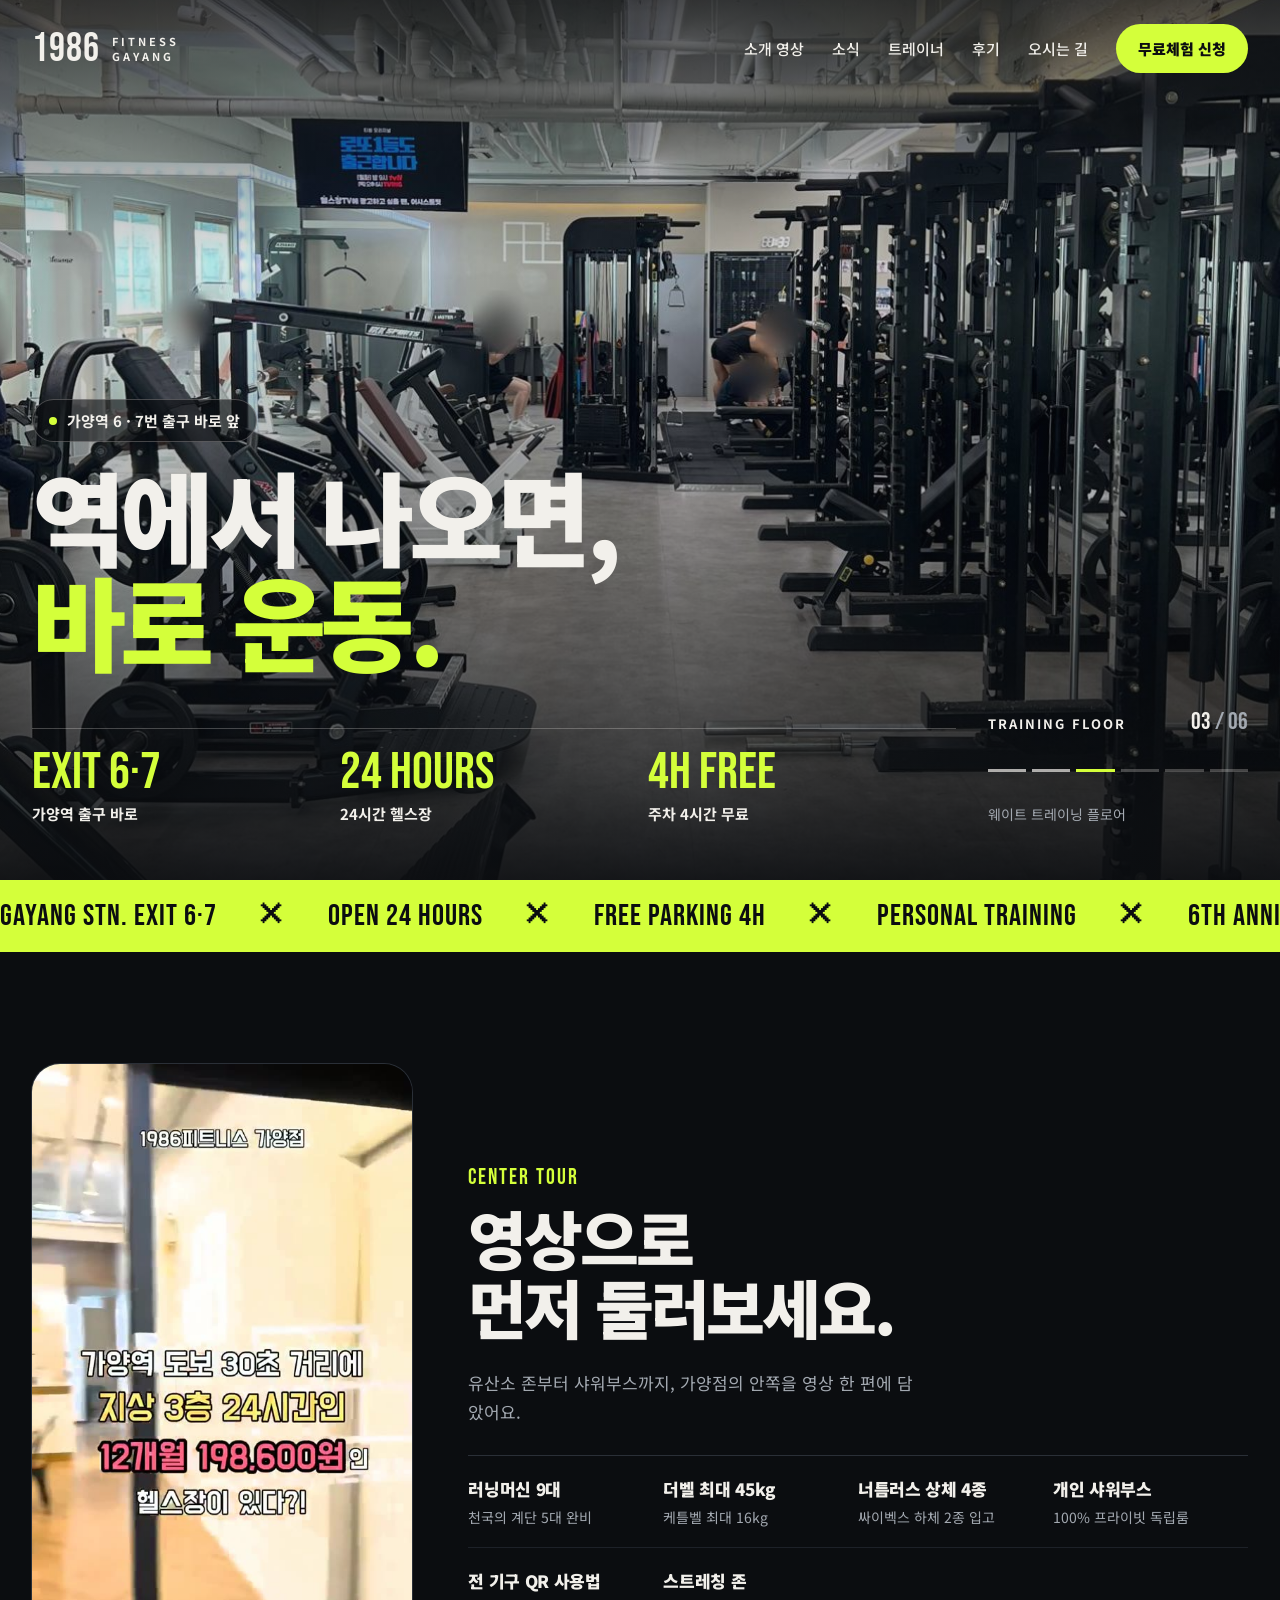
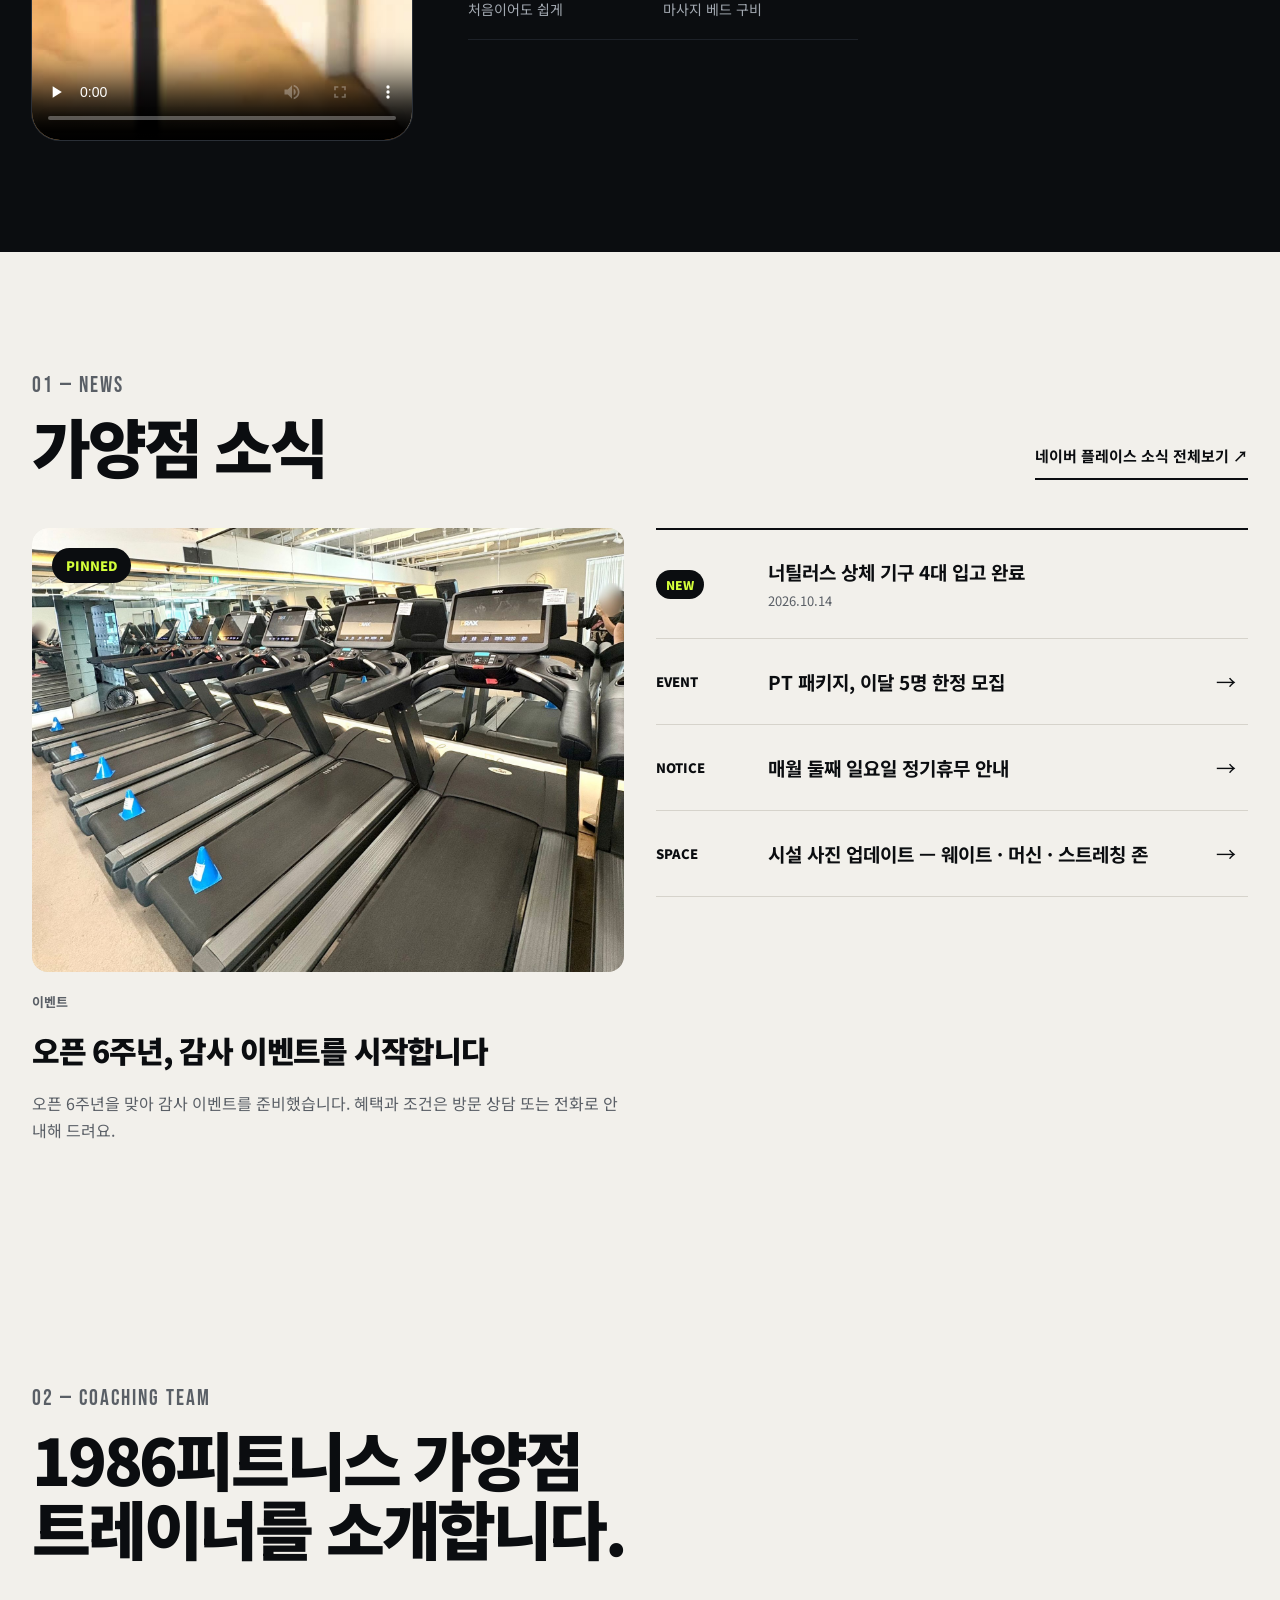
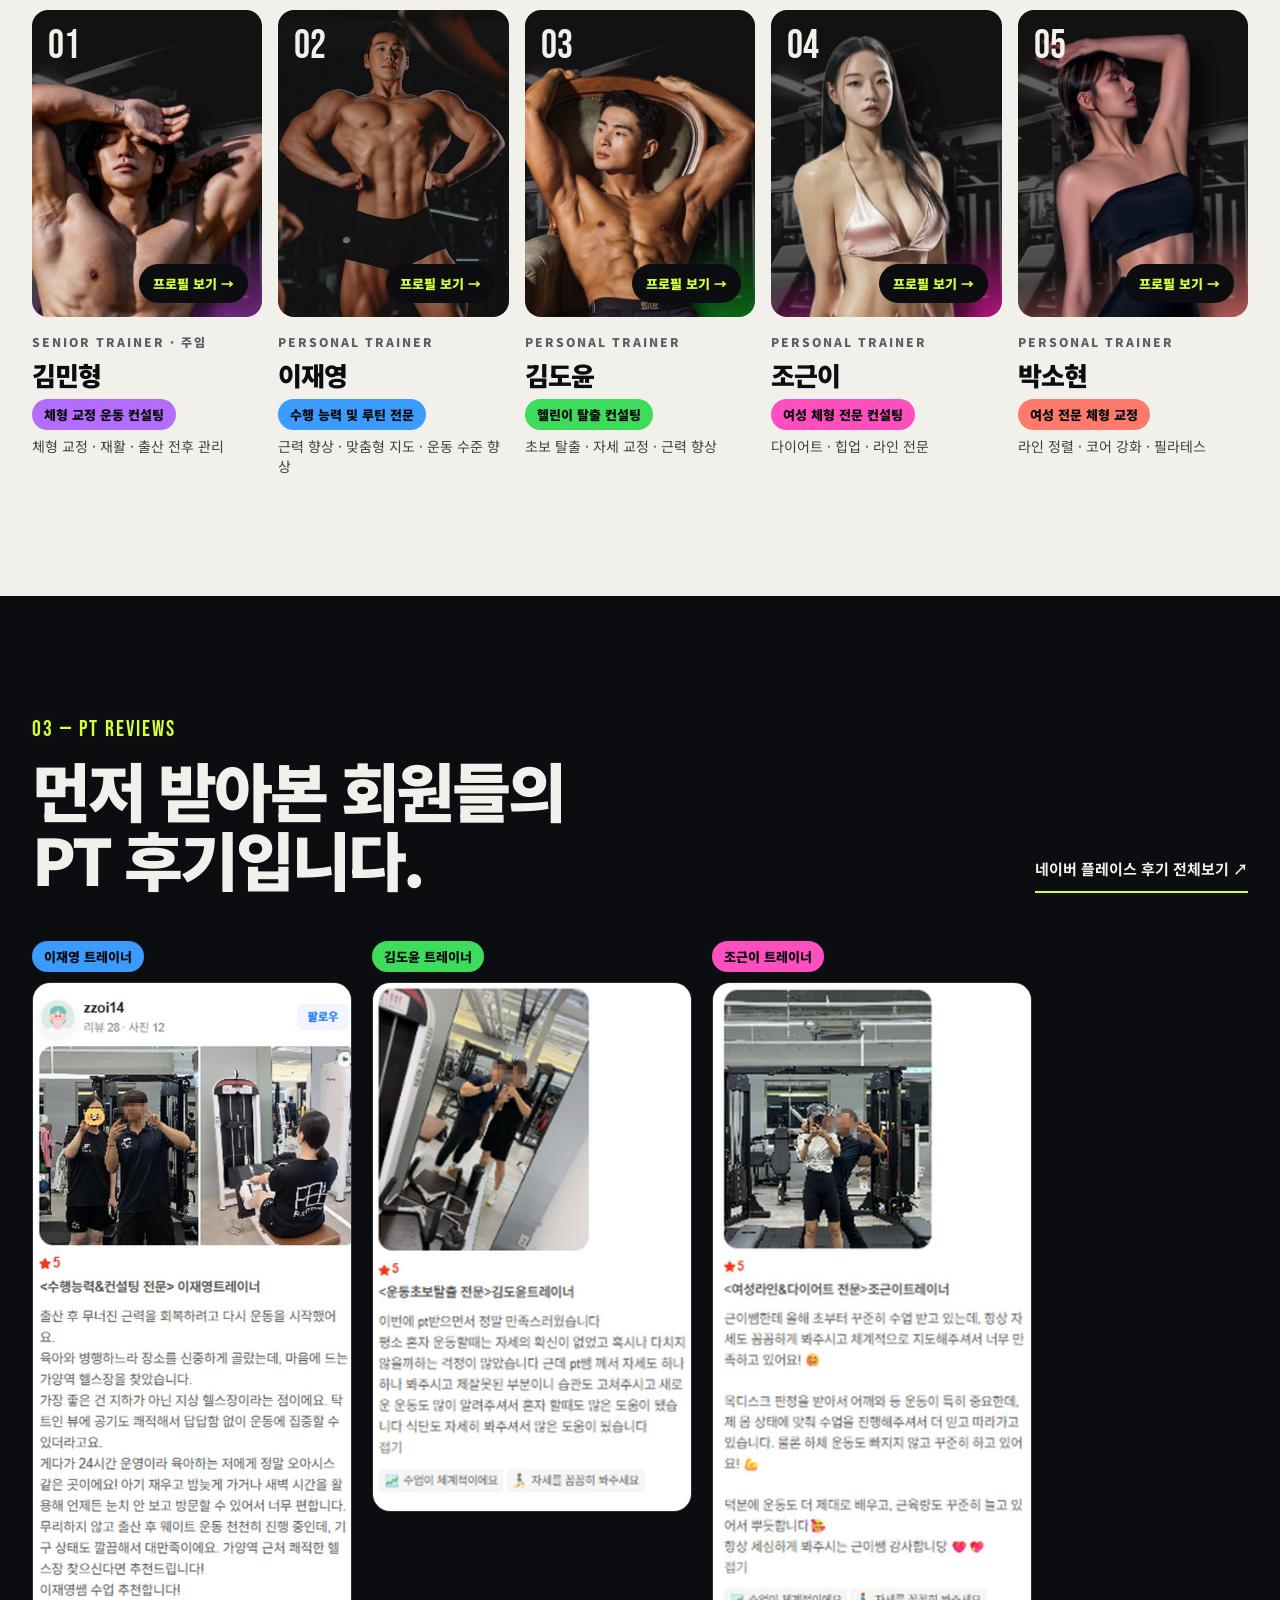
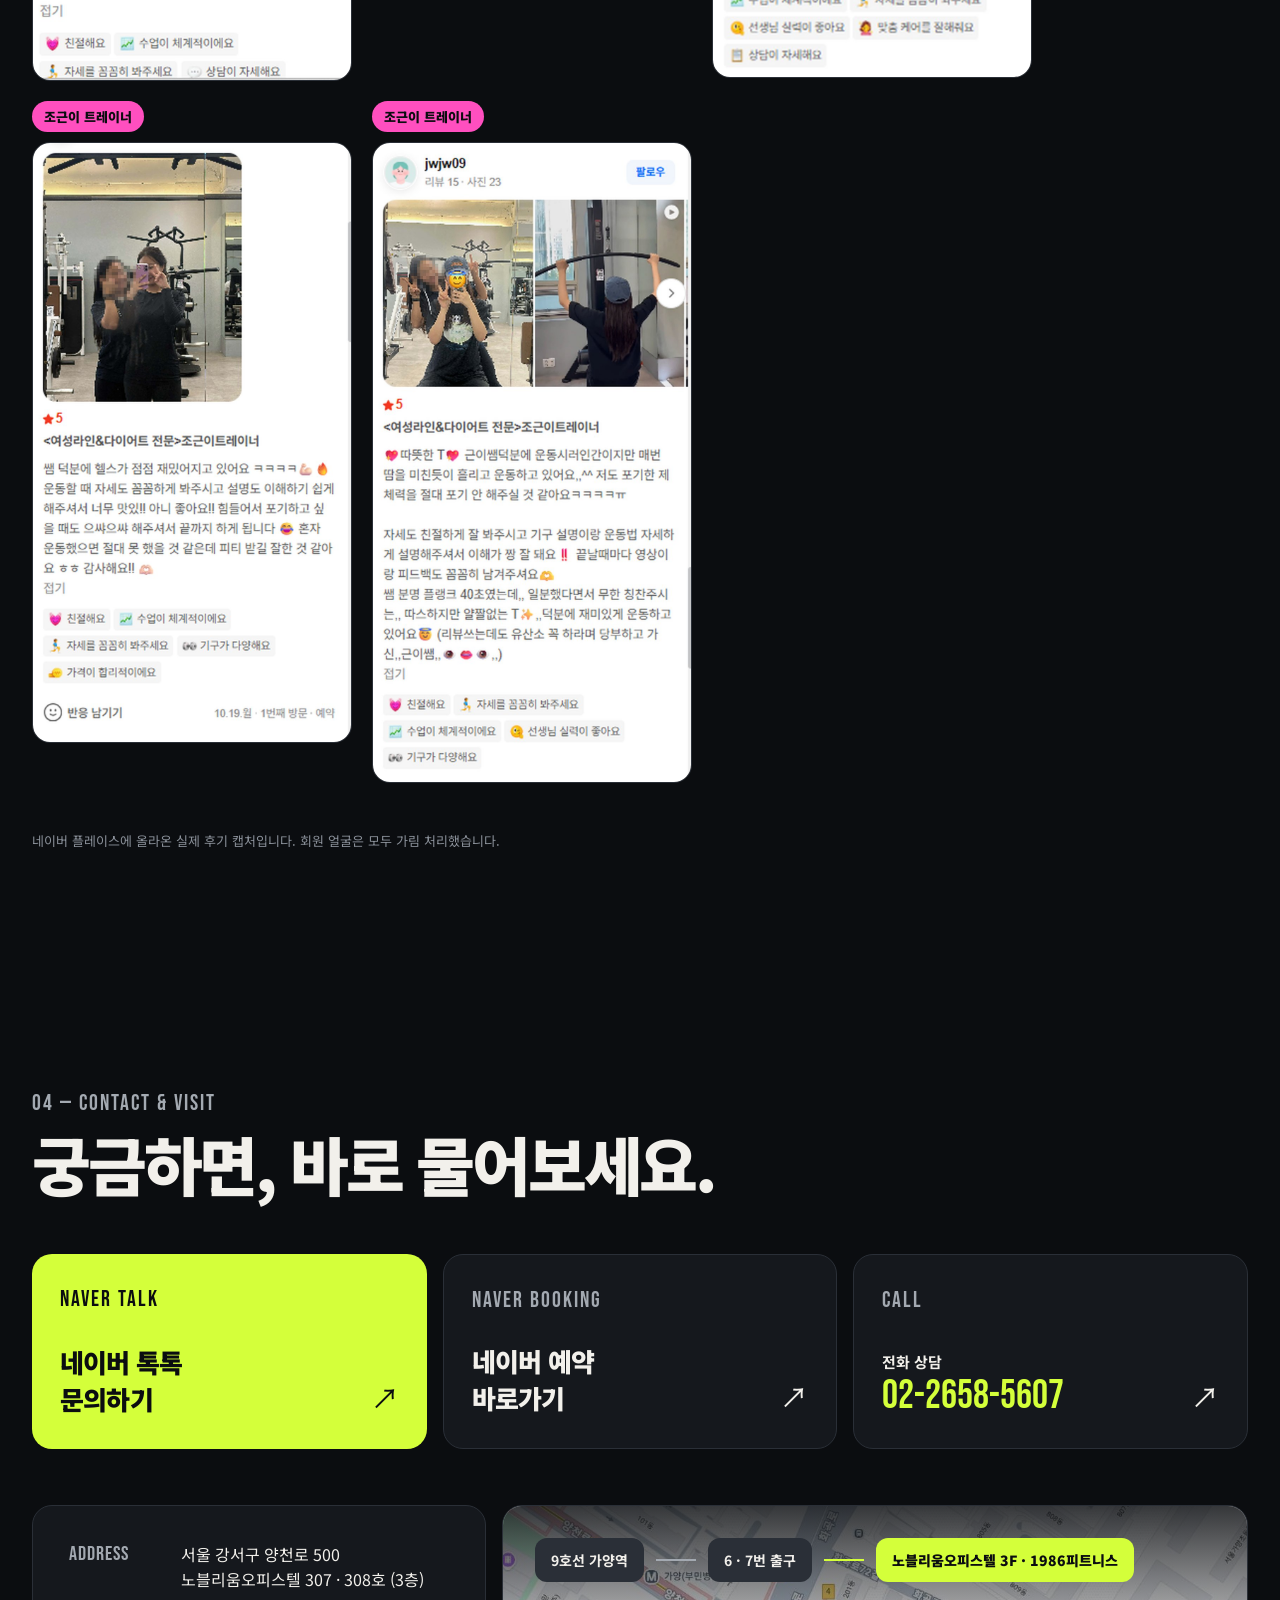
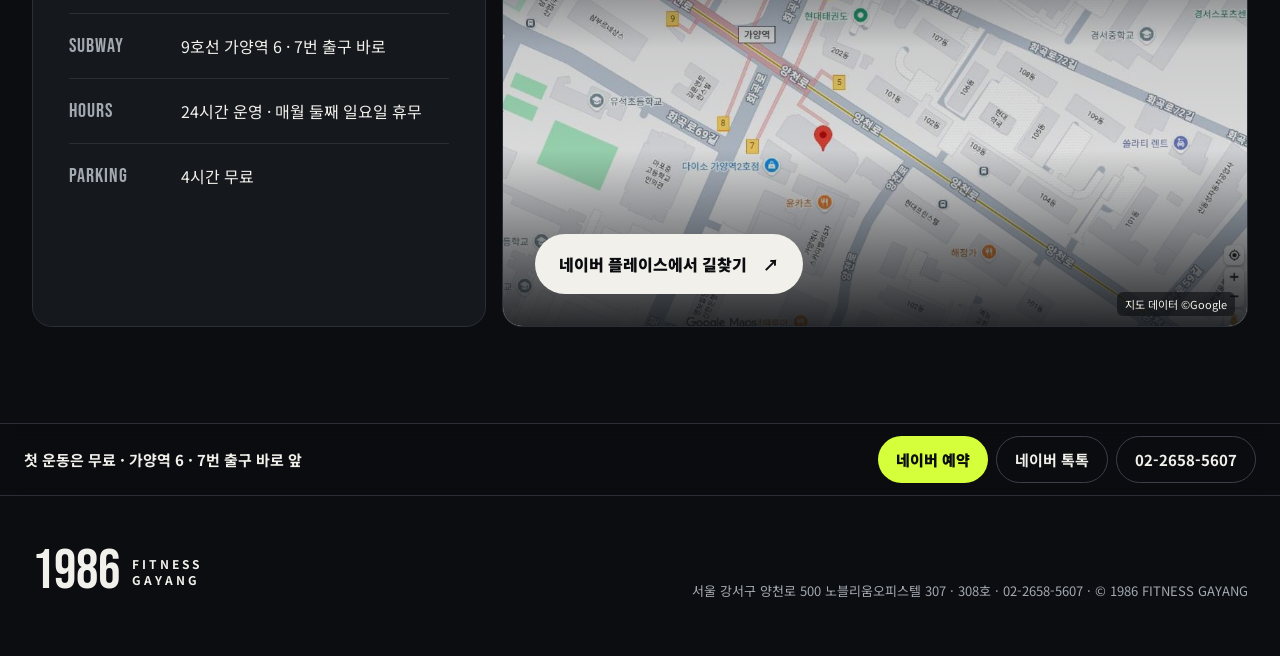
<file: v2/index.html>
<!doctype html>
<html lang="ko">
<head>
<meta charset="utf-8">
<meta name="viewport" content="width=1440">
<title>1986피트니스 가양점 메인</title>
<meta name="description" content="가양역 6·7번 출구 앞 24시간 헬스장. 1986피트니스 가양점의 시설, 트레이너, PT 후기를 확인하세요.">
<meta property="og:title" content="1986피트니스 가양점 메인">
<meta property="og:description" content="가양역 6·7번 출구 앞 24시간 헬스장. 1986피트니스 가양점의 시설, 트레이너, PT 후기를 확인하세요.">
<meta property="og:type" content="website">
<meta name="theme-color" content="#0b0d10">
<link rel="preconnect" href="https://fonts.googleapis.com">
<link href="https://fonts.googleapis.com/css2?family=Bebas+Neue&amp;family=Noto+Sans+KR:wght@400;500;700;900&amp;display=swap" rel="stylesheet">
<style>
body{margin:0;background:#0b0d10}
a{color:#f2f0eb}a:hover{color:#d4ff3a}
@keyframes marq{from{transform:translateX(0)}to{transform:translateX(-50%)}}
@media (prefers-reduced-motion: reduce){.marq{animation:none !important}}
</style>
<style>
img, video { max-width: 100%; }
@media (max-width: 720px) {
  h1 { letter-spacing: -0.04em !important; }
}
</style>
</head>
<body>


<div style="background: #0b0d10; color: #f2f0eb; font-family: 'Noto Sans KR', sans-serif; width: 100%; overflow: hidden;">

<!-- ===== HERO: 2초 슬라이드 ===== -->
<div id="top" style="position: relative; height: 880px; background: #0b0d10; overflow: hidden;">

<div data-slide="0" style="position: absolute; inset: 0; background: #1a1f25; opacity: 1; transform: scale(1.06); transition: opacity 1.2s ease, transform 3.2s ease-out;">
<img src="assets/2cda81aef772319274ac48daba9b9142.jpg" alt="러닝머신과 스텝밀이 늘어선 가양점 유산소 존" style="position: absolute; inset: 0; width: 100%; height: 100%; object-fit: cover; object-position: center 60%;">
</div>

<div data-slide="1" style="position: absolute; inset: 0; background: #17201d; opacity: 0; transform: scale(1); transition: opacity 1.2s ease, transform 3.2s ease-out;">
<img src="assets/d12205b25e546e74c55bed6c40f8da78.jpg" alt="플레이트 머신과 핀 머신이 있는 가양점 머신 존" style="position: absolute; inset: 0; width: 100%; height: 100%; object-fit: cover; object-position: center 55%;">
</div>

<div data-slide="2" style="position: absolute; inset: 0; background: #201d18; opacity: 0; transform: scale(1); transition: opacity 1.2s ease, transform 3.2s ease-out;">
<img src="assets/8149c192aa7a3a57707fb490f8641cec.jpg" alt="머신과 랙이 양쪽으로 이어진 가양점 웨이트 플로어" style="position: absolute; inset: 0; width: 100%; height: 100%; object-fit: cover; object-position: center 55%;">
</div>

<div data-slide="3" style="position: absolute; inset: 0; background: #1e1b23; opacity: 0; transform: scale(1); transition: opacity 1.2s ease, transform 3.2s ease-out;">
<img src="assets/cfe6fc45138e1b9e69a2eb46bc26c10b.jpg" alt="덤벨과 바벨이 갖춰진 가양점 프리웨이트 존" style="position: absolute; inset: 0; width: 100%; height: 100%; object-fit: cover; object-position: center 60%;">
</div>

<div data-slide="4" style="position: absolute; inset: 0; background: #221a17; opacity: 0; transform: scale(1); transition: opacity 1.2s ease, transform 3.2s ease-out;">
<img src="assets/695eace4ba99994347f943cb2e14f372.jpg" alt="스미스 머신이 줄지어 있는 가양점 랙 존" style="position: absolute; inset: 0; width: 100%; height: 100%; object-fit: cover; object-position: center 50%;">
</div>

<div data-slide="5" style="position: absolute; inset: 0; background: #191d25; opacity: 0; transform: scale(1); transition: opacity 1.2s ease, transform 3.2s ease-out;">
<img src="assets/de5dcdb49b8bff88377bce56ad861b05.jpg" alt="창가에 매트와 폼롤러가 있는 가양점 스트레칭 존" style="position: absolute; inset: 0; width: 100%; height: 100%; object-fit: cover; object-position: center 55%;">
</div>

<div aria-hidden="true" style="position: absolute; inset: 0; background: linear-gradient(180deg, rgba(11,13,16,0.75) 0%, rgba(11,13,16,0.1) 30%, rgba(11,13,16,0.35) 60%, rgba(11,13,16,0.95) 100%);"></div>

<!-- 헤더 -->
<div style="position: relative; max-width: 1280px; margin: 0 auto; padding: 24px 32px; display: flex; flex-wrap: wrap; align-items: center; justify-content: space-between; gap: 16px;">
<a href="#top" style="text-decoration: none; display: flex; align-items: center; gap: 12px; color: #f2f0eb;">
<span style="font-family: 'Bebas Neue', sans-serif; font-size: 40px; line-height: 1; letter-spacing: 1px;">1986</span>
<span style="font-size: 11px; font-weight: 700; letter-spacing: 3px; line-height: 1.3;">FITNESS<br>GAYANG</span>
</a>
<nav aria-label="주요 메뉴" style="display: flex; flex-wrap: wrap; align-items: center; gap: 28px; font-size: 15px; font-weight: 500;">
<a href="#tour" style="text-decoration: none;">소개 영상</a>
<a href="#news" style="text-decoration: none;">소식</a>
<a href="#trainers" style="text-decoration: none;">트레이너</a>
<a href="#reviews" style="text-decoration: none;">후기</a>
<a href="#visit" style="text-decoration: none;">오시는 길</a>
<a href="#visit" style="text-decoration: none; background: #d4ff3a; color: #0b0d10; font-weight: 900; padding: 14px 22px; min-height: 44px; box-sizing: border-box; display: inline-flex; align-items: center; border-radius: 999px;">무료체험 신청</a>
</nav>
</div>

<!-- 히어로 카피 -->
<div style="position: absolute; left: 0; right: 0; bottom: 0;">
<div style="max-width: 1280px; margin: 0 auto; padding: 0 32px 56px; display: flex; flex-direction: column; gap: 36px;">
<div style="display: flex; flex-direction: column; gap: 20px;">
<span style="display: inline-flex; align-self: flex-start; align-items: center; gap: 10px; font-size: 15px; font-weight: 700; background: rgba(11,13,16,0.6); border: 1px solid rgba(242,240,235,0.25); padding: 10px 16px; border-radius: 999px;"><span style="width: 8px; height: 8px; border-radius: 50%; background: #d4ff3a;"></span>가양역 6 · 7번 출구 바로 앞</span>
<h1 style="margin: 0; font-size: clamp(56px, 8vw, 116px); font-weight: 900; line-height: 1.02; letter-spacing: -0.055em;">역에서 나오면,<br><span style="color: #d4ff3a;">바로 운동.</span></h1>
</div>
<div style="display: flex; flex-wrap: wrap; justify-content: space-between; align-items: flex-end; gap: 32px;">
<div style="display: grid; grid-template-columns: repeat(auto-fit, minmax(170px, 1fr)); gap: 0; flex: 999 1 640px; border-top: 1px solid rgba(242,240,235,0.25);">
<div style="padding: 18px 24px 0 0; display: flex; flex-direction: column; gap: 4px;"><span style="font-family: 'Bebas Neue', sans-serif; font-size: 52px; line-height: 1; color: #d4ff3a;">EXIT 6·7</span><span style="font-size: 15px; font-weight: 700;">가양역 출구 바로</span></div>
<div style="padding: 18px 24px 0 0; display: flex; flex-direction: column; gap: 4px;"><span style="font-family: 'Bebas Neue', sans-serif; font-size: 52px; line-height: 1; color: #d4ff3a;">24 HOURS</span><span style="font-size: 15px; font-weight: 700;">24시간 헬스장</span></div>
<div style="padding: 18px 24px 0 0; display: flex; flex-direction: column; gap: 4px;"><span style="font-family: 'Bebas Neue', sans-serif; font-size: 52px; line-height: 1; color: #d4ff3a;">4H FREE</span><span style="font-size: 15px; font-weight: 700;">주차 4시간 무료</span></div>
</div>
<div style="display: flex; flex-direction: column; gap: 12px; min-width: 260px; flex: 1 1 260px;">
<div style="display: flex; justify-content: space-between; align-items: baseline;"><span style="font-size: 13px; font-weight: 700; letter-spacing: 2px;"><span id="dcCurLabel">CARDIO ZONE</span></span><span style="font-family: 'Bebas Neue', sans-serif; font-size: 24px;"><span id="dcCurNum">01</span> <span style="color: #a3a9b1;">/ 06</span></span></div>
<div style="display: flex; gap: 6px;">

<button data-slide="0" type="button" aria-label="1번째 시설 사진 보기" style="flex: 1; height: 44px; padding: 0; border: 0; background: transparent; cursor: pointer; display: flex; align-items: center;"><span style="display: block; width: 100%; height: 3px; background: #d4ff3a; transition: background 0.4s;"></span></button>

<button data-slide="1" type="button" aria-label="2번째 시설 사진 보기" style="flex: 1; height: 44px; padding: 0; border: 0; background: transparent; cursor: pointer; display: flex; align-items: center;"><span style="display: block; width: 100%; height: 3px; background: rgba(242,240,235,0.25); transition: background 0.4s;"></span></button>

<button data-slide="2" type="button" aria-label="3번째 시설 사진 보기" style="flex: 1; height: 44px; padding: 0; border: 0; background: transparent; cursor: pointer; display: flex; align-items: center;"><span style="display: block; width: 100%; height: 3px; background: rgba(242,240,235,0.25); transition: background 0.4s;"></span></button>

<button data-slide="3" type="button" aria-label="4번째 시설 사진 보기" style="flex: 1; height: 44px; padding: 0; border: 0; background: transparent; cursor: pointer; display: flex; align-items: center;"><span style="display: block; width: 100%; height: 3px; background: rgba(242,240,235,0.25); transition: background 0.4s;"></span></button>

<button data-slide="4" type="button" aria-label="5번째 시설 사진 보기" style="flex: 1; height: 44px; padding: 0; border: 0; background: transparent; cursor: pointer; display: flex; align-items: center;"><span style="display: block; width: 100%; height: 3px; background: rgba(242,240,235,0.25); transition: background 0.4s;"></span></button>

<button data-slide="5" type="button" aria-label="6번째 시설 사진 보기" style="flex: 1; height: 44px; padding: 0; border: 0; background: transparent; cursor: pointer; display: flex; align-items: center;"><span style="display: block; width: 100%; height: 3px; background: rgba(242,240,235,0.25); transition: background 0.4s;"></span></button>

</div>
<span style="font-size: 14px; color: #a3a9b1;"><span id="dcCurKo">유산소 존 · 러닝머신 & 스텝밀</span></span>
</div>
</div>
</div>
</div>
</div>

<!-- ===== 마퀴 띠 ===== -->
<div style="background: #d4ff3a; color: #0b0d10; overflow: hidden; white-space: nowrap;">
<div class="marq" style="display: inline-flex; gap: 40px; padding: 18px 0; font-family: 'Bebas Neue', sans-serif; font-size: 30px; letter-spacing: 1px; animation: marq 28s linear infinite;">
<span>GAYANG STN. EXIT 6·7</span><span>✕</span><span>OPEN 24 HOURS</span><span>✕</span><span>FREE PARKING 4H</span><span>✕</span><span>PERSONAL TRAINING</span><span>✕</span><span>6TH ANNIVERSARY</span><span>✕</span>
<span>GAYANG STN. EXIT 6·7</span><span>✕</span><span>OPEN 24 HOURS</span><span>✕</span><span>FREE PARKING 4H</span><span>✕</span><span>PERSONAL TRAINING</span><span>✕</span><span>6TH ANNIVERSARY</span><span>✕</span>
</div>
</div>

<!-- ===== 소개 영상 ===== -->
<div id="tour" style="background: #0b0d10;">
<div style="max-width: 1280px; margin: 0 auto; padding: 112px 32px; display: flex; flex-wrap: wrap; gap: 56px; align-items: center;">
<div style="flex: 1 1 380px; min-width: 0; max-width: 420px;">
<div style="aspect-ratio: 9 / 16; border-radius: 28px; overflow: hidden; background: #15181d; box-shadow: 0 0 0 1px #2a2f37;">
<video src="assets/96a7a40b826fe37187fc1797a1df5e82.mp4" poster="assets/a838da1e959707f2a7bfcfd587e8a7e8.jpg" controls="controls" playsinline="playsinline" preload="none" aria-label="1986피트니스 가양점 센터 소개 영상" style="width: 100%; height: 100%; object-fit: cover; display: block;"></video>
</div>
</div>
<div style="flex: 999 1 420px; min-width: 0; display: flex; flex-direction: column; gap: 28px;">
<div style="display: flex; flex-direction: column; gap: 12px;">
<span style="font-family: 'Bebas Neue', sans-serif; font-size: 22px; letter-spacing: 2px; color: #d4ff3a;">CENTER TOUR</span>
<h2 style="margin: 0; font-size: clamp(40px, 5vw, 68px); font-weight: 900; line-height: 1.08; letter-spacing: -0.05em;">영상으로<br>먼저 둘러보세요.</h2>
</div>
<p style="margin: 0; font-size: 17px; line-height: 1.7; color: #a3a9b1; max-width: 460px;">유산소 존부터 샤워부스까지, 가양점의 안쪽을 영상 한 편에 담았어요.</p>
<div style="display: grid; grid-template-columns: repeat(auto-fit, minmax(190px, 1fr)); gap: 0; border-top: 1px solid #2a2f37;">

<div style="padding: 20px 20px 20px 0; border-bottom: 1px solid #1d2128; display: flex; flex-direction: column; gap: 6px;"><span style="font-size: 17px; font-weight: 900; letter-spacing: -0.02em;">러닝머신 9대</span><span style="font-size: 14px; color: #a3a9b1;">천국의 계단 5대 완비</span></div>

<div style="padding: 20px 20px 20px 0; border-bottom: 1px solid #1d2128; display: flex; flex-direction: column; gap: 6px;"><span style="font-size: 17px; font-weight: 900; letter-spacing: -0.02em;">더벨 최대 45kg</span><span style="font-size: 14px; color: #a3a9b1;">케틀벨 최대 16kg</span></div>

<div style="padding: 20px 20px 20px 0; border-bottom: 1px solid #1d2128; display: flex; flex-direction: column; gap: 6px;"><span style="font-size: 17px; font-weight: 900; letter-spacing: -0.02em;">너틈러스 상체 4종</span><span style="font-size: 14px; color: #a3a9b1;">싸이벡스 하체 2종 입고</span></div>

<div style="padding: 20px 20px 20px 0; border-bottom: 1px solid #1d2128; display: flex; flex-direction: column; gap: 6px;"><span style="font-size: 17px; font-weight: 900; letter-spacing: -0.02em;">개인 샤워부스</span><span style="font-size: 14px; color: #a3a9b1;">100% 프라이빗 독립룸</span></div>

<div style="padding: 20px 20px 20px 0; border-bottom: 1px solid #1d2128; display: flex; flex-direction: column; gap: 6px;"><span style="font-size: 17px; font-weight: 900; letter-spacing: -0.02em;">전 기구 QR 사용법</span><span style="font-size: 14px; color: #a3a9b1;">처음이어도 쉽게</span></div>

<div style="padding: 20px 20px 20px 0; border-bottom: 1px solid #1d2128; display: flex; flex-direction: column; gap: 6px;"><span style="font-size: 17px; font-weight: 900; letter-spacing: -0.02em;">스트레칭 존</span><span style="font-size: 14px; color: #a3a9b1;">마사지 베드 구비</span></div>

</div>
</div>
</div>
</div>

<!-- ===== 소식 ===== -->
<div id="news" style="background: #f2f0eb; color: #0b0d10;">
<div style="max-width: 1280px; margin: 0 auto; padding: 120px 32px; display: flex; flex-direction: column; gap: 48px;">
<div style="display: flex; flex-wrap: wrap; justify-content: space-between; align-items: flex-end; gap: 24px;">
<div style="display: flex; flex-direction: column; gap: 12px;">
<span style="font-family: 'Bebas Neue', sans-serif; font-size: 22px; letter-spacing: 2px; color: #5a5f66;">01 — NEWS</span>
<h2 style="margin: 0; font-size: clamp(40px, 5vw, 68px); font-weight: 900; line-height: 1.08; letter-spacing: -0.05em;">가양점 소식</h2>
</div>
<a href="https://map.naver.com/p/entry/place/37769368?placePath=%3Fentry%3Dpll%26from%3Dnx%26fromNxList%3Dtrue&amp;placeSearchOption=entry%3Dpll%26fromNxList%3Dtrue&amp;searchType=place" target="_blank" rel="noopener" style="text-decoration: none; color: #0b0d10; font-weight: 700; font-size: 15px; border-bottom: 2px solid #0b0d10; padding: 12px 0; min-height: 44px; box-sizing: border-box; display: inline-flex; align-items: center;">네이버 플레이스 소식 전체보기 ↗</a>
</div>
<div style="display: flex; flex-wrap: wrap; gap: 32px;">
<div style="flex: 1 1 420px; min-width: 0; display: flex; flex-direction: column; gap: 20px;">
<div style="aspect-ratio: 4 / 3; background: #e3e0d8; position: relative; overflow: hidden; border-radius: 16px;">
<img src="assets/bf7d80171b4d226e5352fa78287a6675.jpg" alt="가양점 러닝머신 존" style="position: absolute; inset: 0; width: 100%; height: 100%; object-fit: cover;">
<span style="position: absolute; left: 20px; top: 20px; background: #0b0d10; color: #d4ff3a; font-size: 13px; font-weight: 900; padding: 8px 14px; border-radius: 999px;">PINNED</span>
</div>
<span style="font-size: 13px; font-weight: 700; color: #5a5f66;">이벤트</span>
<h3 style="margin: 0; font-size: 30px; font-weight: 900; line-height: 1.3; letter-spacing: -0.04em;">오픈 6주년, 감사 이벤트를 시작합니다</h3>
<p style="margin: 0; font-size: 16px; line-height: 1.7; color: #5a5f66;">오픈 6주년을 맞아 감사 이벤트를 준비했습니다. 혜택과 조건은 방문 상담 또는 전화로 안내해 드려요.</p>
</div>
<div style="flex: 1 1 420px; min-width: 0; display: flex; flex-direction: column; border-top: 2px solid #0b0d10;">
<div style="color: #0b0d10; display: grid; grid-template-columns: 96px 1fr 32px; gap: 16px; align-items: center; padding: 28px 0; border-bottom: 1px solid #d6d3cb;"><span style="justify-self: start; background: #0b0d10; color: #d4ff3a; font-size: 12px; font-weight: 900; padding: 6px 10px; border-radius: 999px;">NEW</span><span style="display: flex; flex-direction: column; gap: 6px;"><span style="font-size: 19px; font-weight: 700;">너틸러스 상체 기구 4대 입고 완료</span><span style="font-size: 13px; color: #5a5f66;">2026.10.14</span></span><span aria-hidden="true"></span></div>
<a href="#visit" style="text-decoration: none; color: #0b0d10; display: grid; grid-template-columns: 96px 1fr 32px; gap: 16px; align-items: center; padding: 28px 0; border-bottom: 1px solid #d6d3cb;"><span style="font-size: 13px; font-weight: 900;">EVENT</span><span style="display: flex; flex-direction: column; gap: 6px;"><span style="font-size: 19px; font-weight: 700;">PT 패키지, 이달 5명 한정 모집</span></span><span style="font-size: 20px;">→</span></a>
<a href="#visit" style="text-decoration: none; color: #0b0d10; display: grid; grid-template-columns: 96px 1fr 32px; gap: 16px; align-items: center; padding: 28px 0; border-bottom: 1px solid #d6d3cb;"><span style="font-size: 13px; font-weight: 900;">NOTICE</span><span style="display: flex; flex-direction: column; gap: 6px;"><span style="font-size: 19px; font-weight: 700;">매월 둘째 일요일 정기휴무 안내</span></span><span style="font-size: 20px;">→</span></a>
<a href="#top" style="text-decoration: none; color: #0b0d10; display: grid; grid-template-columns: 96px 1fr 32px; gap: 16px; align-items: center; padding: 28px 0; border-bottom: 1px solid #d6d3cb;"><span style="font-size: 13px; font-weight: 900;">SPACE</span><span style="display: flex; flex-direction: column; gap: 6px;"><span style="font-size: 19px; font-weight: 700;">시설 사진 업데이트 — 웨이트 · 머신 · 스트레칭 존</span></span><span style="font-size: 20px;">→</span></a>
</div>
</div>
</div>
</div>

<!-- ===== 트레이너 ===== -->
<div id="trainers" style="background: #f2f0eb; color: #0b0d10;">
<div style="max-width: 1280px; margin: 0 auto; padding: 120px 32px; display: flex; flex-direction: column; gap: 48px;">
<div style="display: flex; flex-wrap: wrap; justify-content: space-between; align-items: flex-end; gap: 24px;">
<div style="display: flex; flex-direction: column; gap: 12px;">
<span style="font-family: 'Bebas Neue', sans-serif; font-size: 22px; letter-spacing: 2px; color: #5a5f66;">02 — COACHING TEAM</span>
<h2 style="margin: 0; font-size: clamp(40px, 5vw, 68px); font-weight: 900; line-height: 1.08; letter-spacing: -0.05em;">1986피트니스 가양점<br>트레이너를 소개합니다.</h2>
</div>

</div>
<div style="display: grid; grid-template-columns: repeat(auto-fit, minmax(220px, 1fr)); gap: 16px;">

<a href="trainer-kimminhyung.html" style="text-decoration: none; color: #0b0d10; display: flex; flex-direction: column; gap: 16px;">
<div style="position: relative; aspect-ratio: 3 / 4; background: repeating-linear-gradient(135deg, #e3e0d8 0px, #e3e0d8 18px, #ebe8e1 18px, #ebe8e1 36px); border-radius: 16px; overflow: hidden; display: flex; align-items: center; justify-content: center;">
<img src="assets/1467ae23a3048441b3380972af27ce56.jpg" alt="김민형 트레이너" style="position: absolute; inset: 0; width: 100%; height: 100%; object-fit: cover; object-position: center top;">
<span style="position: absolute; left: 16px; top: 12px; font-family: 'Bebas Neue', sans-serif; font-size: 40px; color: #f2f0eb;">01</span>
<span style="position: absolute; right: 14px; bottom: 14px; background: #0b0d10; color: #d4ff3a; font-size: 13px; font-weight: 900; padding: 10px 14px; border-radius: 999px;">프로필 보기 →</span>
</div>
<div style="display: flex; flex-direction: column; gap: 6px;"><span style="font-size: 12px; font-weight: 900; letter-spacing: 2px; color: #5a5f66;">SENIOR TRAINER · 주임</span><span style="font-size: 26px; font-weight: 900; letter-spacing: -0.04em;">김민형</span><span style="align-self: flex-start; background: #b46cff; color: #0b0d10; font-size: 13px; font-weight: 900; padding: 6px 12px; border-radius: 999px;">체형 교정 운동 컨설팅</span><span style="font-size: 14px; color: #3d4248;">체형 교정 · 재활 · 출산 전후 관리</span></div>
</a>

<a href="trainer-leejaeyoung.html" style="text-decoration: none; color: #0b0d10; display: flex; flex-direction: column; gap: 16px;">
<div style="position: relative; aspect-ratio: 3 / 4; background: repeating-linear-gradient(135deg, #e3e0d8 0px, #e3e0d8 18px, #ebe8e1 18px, #ebe8e1 36px); border-radius: 16px; overflow: hidden; display: flex; align-items: center; justify-content: center;">
<img src="assets/89b6f83964dbc3a0aca5c5ab7139cd06.jpg" alt="이재영 트레이너" style="position: absolute; inset: 0; width: 100%; height: 100%; object-fit: cover; object-position: center top;">
<span style="position: absolute; left: 16px; top: 12px; font-family: 'Bebas Neue', sans-serif; font-size: 40px; color: #f2f0eb;">02</span>
<span style="position: absolute; right: 14px; bottom: 14px; background: #0b0d10; color: #d4ff3a; font-size: 13px; font-weight: 900; padding: 10px 14px; border-radius: 999px;">프로필 보기 →</span>
</div>
<div style="display: flex; flex-direction: column; gap: 6px;"><span style="font-size: 12px; font-weight: 900; letter-spacing: 2px; color: #5a5f66;">PERSONAL TRAINER</span><span style="font-size: 26px; font-weight: 900; letter-spacing: -0.04em;">이재영</span><span style="align-self: flex-start; background: #3b9bff; color: #0b0d10; font-size: 13px; font-weight: 900; padding: 6px 12px; border-radius: 999px;">수행 능력 및 루틴 전문</span><span style="font-size: 14px; color: #3d4248;">근력 향상 · 맞춤형 지도 · 운동 수준 향상</span></div>
</a>

<a href="trainer-kimdoyoon.html" style="text-decoration: none; color: #0b0d10; display: flex; flex-direction: column; gap: 16px;">
<div style="position: relative; aspect-ratio: 3 / 4; background: repeating-linear-gradient(135deg, #e3e0d8 0px, #e3e0d8 18px, #ebe8e1 18px, #ebe8e1 36px); border-radius: 16px; overflow: hidden; display: flex; align-items: center; justify-content: center;">
<img src="assets/9cea024ac71cc30bb326b3fdaf38dd5d.jpg" alt="김도윤 트레이너" style="position: absolute; inset: 0; width: 100%; height: 100%; object-fit: cover; object-position: center top;">
<span style="position: absolute; left: 16px; top: 12px; font-family: 'Bebas Neue', sans-serif; font-size: 40px; color: #f2f0eb;">03</span>
<span style="position: absolute; right: 14px; bottom: 14px; background: #0b0d10; color: #d4ff3a; font-size: 13px; font-weight: 900; padding: 10px 14px; border-radius: 999px;">프로필 보기 →</span>
</div>
<div style="display: flex; flex-direction: column; gap: 6px;"><span style="font-size: 12px; font-weight: 900; letter-spacing: 2px; color: #5a5f66;">PERSONAL TRAINER</span><span style="font-size: 26px; font-weight: 900; letter-spacing: -0.04em;">김도윤</span><span style="align-self: flex-start; background: #3ddc5a; color: #0b0d10; font-size: 13px; font-weight: 900; padding: 6px 12px; border-radius: 999px;">헬린이 탈출 컨설팅</span><span style="font-size: 14px; color: #3d4248;">초보 탈출 · 자세 교정 · 근력 향상</span></div>
</a>

<a href="trainer-jogeunyi.html" style="text-decoration: none; color: #0b0d10; display: flex; flex-direction: column; gap: 16px;">
<div style="position: relative; aspect-ratio: 3 / 4; background: repeating-linear-gradient(135deg, #e3e0d8 0px, #e3e0d8 18px, #ebe8e1 18px, #ebe8e1 36px); border-radius: 16px; overflow: hidden; display: flex; align-items: center; justify-content: center;">
<img src="assets/7f384e7389bac3af3efd849ac694a4d0.jpg" alt="조근이 트레이너" style="position: absolute; inset: 0; width: 100%; height: 100%; object-fit: cover; object-position: center top;">
<span style="position: absolute; left: 16px; top: 12px; font-family: 'Bebas Neue', sans-serif; font-size: 40px; color: #f2f0eb;">04</span>
<span style="position: absolute; right: 14px; bottom: 14px; background: #0b0d10; color: #d4ff3a; font-size: 13px; font-weight: 900; padding: 10px 14px; border-radius: 999px;">프로필 보기 →</span>
</div>
<div style="display: flex; flex-direction: column; gap: 6px;"><span style="font-size: 12px; font-weight: 900; letter-spacing: 2px; color: #5a5f66;">PERSONAL TRAINER</span><span style="font-size: 26px; font-weight: 900; letter-spacing: -0.04em;">조근이</span><span style="align-self: flex-start; background: #ff4fbf; color: #0b0d10; font-size: 13px; font-weight: 900; padding: 6px 12px; border-radius: 999px;">여성 체형 전문 컨설팅</span><span style="font-size: 14px; color: #3d4248;">다이어트 · 힙업 · 라인 전문</span></div>
</a>

<a href="trainer-parksohyun.html" style="text-decoration: none; color: #0b0d10; display: flex; flex-direction: column; gap: 16px;">
<div style="position: relative; aspect-ratio: 3 / 4; background: repeating-linear-gradient(135deg, #e3e0d8 0px, #e3e0d8 18px, #ebe8e1 18px, #ebe8e1 36px); border-radius: 16px; overflow: hidden; display: flex; align-items: center; justify-content: center;">
<img src="assets/c7adf31a9752fa56dbe19267715db796.jpg" alt="박소현 트레이너" style="position: absolute; inset: 0; width: 100%; height: 100%; object-fit: cover; object-position: center top;">
<span style="position: absolute; left: 16px; top: 12px; font-family: 'Bebas Neue', sans-serif; font-size: 40px; color: #f2f0eb;">05</span>
<span style="position: absolute; right: 14px; bottom: 14px; background: #0b0d10; color: #d4ff3a; font-size: 13px; font-weight: 900; padding: 10px 14px; border-radius: 999px;">프로필 보기 →</span>
</div>
<div style="display: flex; flex-direction: column; gap: 6px;"><span style="font-size: 12px; font-weight: 900; letter-spacing: 2px; color: #5a5f66;">PERSONAL TRAINER</span><span style="font-size: 26px; font-weight: 900; letter-spacing: -0.04em;">박소현</span><span style="align-self: flex-start; background: #ff7a6b; color: #0b0d10; font-size: 13px; font-weight: 900; padding: 6px 12px; border-radius: 999px;">여성 전문 체형 교정</span><span style="font-size: 14px; color: #3d4248;">라인 정렬 · 코어 강화 · 필라테스</span></div>
</a>

</div>
</div>
</div>

<!-- ===== PT 후기 ===== -->

<div id="reviews" style="background: #0b0d10; color: #f2f0eb;">
<div style="max-width: 1280px; margin: 0 auto; padding: 120px 32px; display: flex; flex-direction: column; gap: 48px;">
<div style="display: flex; flex-wrap: wrap; justify-content: space-between; align-items: flex-end; gap: 24px;">
<div style="display: flex; flex-direction: column; gap: 12px;">
<span style="font-family: 'Bebas Neue', sans-serif; font-size: 22px; letter-spacing: 2px; color: #d4ff3a;">03 — PT REVIEWS</span>
<h2 style="margin: 0; font-size: clamp(40px, 5vw, 68px); font-weight: 900; line-height: 1.08; letter-spacing: -0.05em;">먼저 받아본 회원들의<br>PT 후기입니다.</h2>
</div>
<a href="https://map.naver.com/p/entry/place/37769368?placePath=%3Fentry%3Dpll%26from%3Dnx%26fromNxList%3Dtrue&amp;placeSearchOption=entry%3Dpll%26fromNxList%3Dtrue&amp;searchType=place" target="_blank" rel="noopener" style="text-decoration: none; color: #f2f0eb; font-weight: 700; font-size: 15px; border-bottom: 2px solid #d4ff3a; padding: 12px 0; min-height: 44px; box-sizing: border-box; display: inline-flex; align-items: center;">네이버 플레이스 후기 전체보기 ↗</a>
</div>
<div style="display: grid; grid-template-columns: repeat(auto-fit, minmax(240px, 320px)); gap: 20px; justify-content: start; align-items: start;">

<div style="display: flex; flex-direction: column; gap: 10px;">
<span style="align-self: flex-start; background: #3b9bff; color: #0b0d10; font-size: 13px; font-weight: 900; padding: 6px 12px; border-radius: 999px;">이재영 트레이너</span>
<a href="https://map.naver.com/p/entry/place/37769368?placePath=%3Fentry%3Dpll%26from%3Dnx%26fromNxList%3Dtrue&amp;placeSearchOption=entry%3Dpll%26fromNxList%3Dtrue&amp;searchType=place" target="_blank" rel="noopener" style="text-decoration: none; display: block; border-radius: 18px; overflow: hidden; background: #ffffff; border: 1px solid #2a2f37;"><img src="assets/d1530bde5a32bde777394009177e7d2f.jpg" alt="이재영 트레이너 PT 후기 캡처" style="width: 100%; display: block;"></a>
</div>

<div style="display: flex; flex-direction: column; gap: 10px;">
<span style="align-self: flex-start; background: #3ddc5a; color: #0b0d10; font-size: 13px; font-weight: 900; padding: 6px 12px; border-radius: 999px;">김도윤 트레이너</span>
<a href="https://map.naver.com/p/entry/place/37769368?placePath=%3Fentry%3Dpll%26from%3Dnx%26fromNxList%3Dtrue&amp;placeSearchOption=entry%3Dpll%26fromNxList%3Dtrue&amp;searchType=place" target="_blank" rel="noopener" style="text-decoration: none; display: block; border-radius: 18px; overflow: hidden; background: #ffffff; border: 1px solid #2a2f37;"><img src="assets/f419617375d49c8cf59db87c344337d7.jpg" alt="김도윤 트레이너 PT 후기 캡처" style="width: 100%; display: block;"></a>
</div>

<div style="display: flex; flex-direction: column; gap: 10px;">
<span style="align-self: flex-start; background: #ff4fbf; color: #0b0d10; font-size: 13px; font-weight: 900; padding: 6px 12px; border-radius: 999px;">조근이 트레이너</span>
<a href="https://map.naver.com/p/entry/place/37769368?placePath=%3Fentry%3Dpll%26from%3Dnx%26fromNxList%3Dtrue&amp;placeSearchOption=entry%3Dpll%26fromNxList%3Dtrue&amp;searchType=place" target="_blank" rel="noopener" style="text-decoration: none; display: block; border-radius: 18px; overflow: hidden; background: #ffffff; border: 1px solid #2a2f37;"><img src="assets/8e00ee6d376efa3161ef4d96bc95c2db.jpg" alt="조근이 트레이너 PT 후기 캡처" style="width: 100%; display: block;"></a>
</div>

<div style="display: flex; flex-direction: column; gap: 10px;">
<span style="align-self: flex-start; background: #ff4fbf; color: #0b0d10; font-size: 13px; font-weight: 900; padding: 6px 12px; border-radius: 999px;">조근이 트레이너</span>
<a href="https://map.naver.com/p/entry/place/37769368?placePath=%3Fentry%3Dpll%26from%3Dnx%26fromNxList%3Dtrue&amp;placeSearchOption=entry%3Dpll%26fromNxList%3Dtrue&amp;searchType=place" target="_blank" rel="noopener" style="text-decoration: none; display: block; border-radius: 18px; overflow: hidden; background: #ffffff; border: 1px solid #2a2f37;"><img src="assets/d0b4419529de7762ca2d4f2a0bfad042.jpg" alt="조근이 트레이너 PT 후기 캡처" style="width: 100%; display: block;"></a>
</div>

<div style="display: flex; flex-direction: column; gap: 10px;">
<span style="align-self: flex-start; background: #ff4fbf; color: #0b0d10; font-size: 13px; font-weight: 900; padding: 6px 12px; border-radius: 999px;">조근이 트레이너</span>
<a href="https://map.naver.com/p/entry/place/37769368?placePath=%3Fentry%3Dpll%26from%3Dnx%26fromNxList%3Dtrue&amp;placeSearchOption=entry%3Dpll%26fromNxList%3Dtrue&amp;searchType=place" target="_blank" rel="noopener" style="text-decoration: none; display: block; border-radius: 18px; overflow: hidden; background: #ffffff; border: 1px solid #2a2f37;"><img src="assets/27ff4a86acd6d6b453384d6887538148.jpg" alt="조근이 트레이너 PT 후기 캡처" style="width: 100%; display: block;"></a>
</div>

</div>
<p style="margin: 0; font-size: 13px; color: #8a9099;">네이버 플레이스에 올라온 실제 후기 캡처입니다. 회원 얼굴은 모두 가림 처리했습니다.</p>
</div>
</div>


<!-- ===== 오시는 길 · 연락 ===== -->
<div id="visit" style="background: #0b0d10;">
<div style="max-width: 1280px; margin: 0 auto; padding: 120px 32px 96px; display: flex; flex-direction: column; gap: 56px;">
<div style="display: flex; flex-direction: column; gap: 12px;">
<span style="font-family: 'Bebas Neue', sans-serif; font-size: 22px; letter-spacing: 2px; color: #a3a9b1;">04 — CONTACT &amp; VISIT</span>
<h2 style="margin: 0; font-size: clamp(40px, 5vw, 68px); font-weight: 900; line-height: 1.08; letter-spacing: -0.05em;">궁금하면, 바로 물어보세요.</h2>
</div>
<div style="display: grid; grid-template-columns: repeat(auto-fit, minmax(240px, 1fr)); gap: 16px;">
<a href="https://map.naver.com/p/entry/place/37769368?placePath=%3Fentry%3Dpll%26from%3Dnx%26fromNxList%3Dtrue&amp;placeSearchOption=entry%3Dpll%26fromNxList%3Dtrue&amp;searchType=place" target="_blank" rel="noopener" style="text-decoration: none; color: #0b0d10; background: #d4ff3a; padding: 32px 28px; border-radius: 20px; display: flex; flex-direction: column; gap: 28px; min-height: 180px; box-sizing: border-box; justify-content: space-between;"><span style="font-family: 'Bebas Neue', sans-serif; font-size: 22px; letter-spacing: 2px;">NAVER TALK</span><span style="display: flex; justify-content: space-between; align-items: flex-end;"><span style="font-size: 26px; font-weight: 900; letter-spacing: -0.03em;">네이버 톡톡<br>문의하기</span><span style="font-size: 28px;">↗</span></span></a>
<a href="https://map.naver.com/p/entry/place/37769368?placePath=%3Fentry%3Dpll%26from%3Dnx%26fromNxList%3Dtrue&amp;placeSearchOption=entry%3Dpll%26fromNxList%3Dtrue&amp;searchType=place" target="_blank" rel="noopener" style="text-decoration: none; color: #f2f0eb; background: #15181d; border: 1px solid #2a2f37; padding: 32px 28px; border-radius: 20px; display: flex; flex-direction: column; gap: 28px; min-height: 180px; box-sizing: border-box; justify-content: space-between;"><span style="font-family: 'Bebas Neue', sans-serif; font-size: 22px; letter-spacing: 2px; color: #a3a9b1;">NAVER BOOKING</span><span style="display: flex; justify-content: space-between; align-items: flex-end;"><span style="font-size: 26px; font-weight: 900; letter-spacing: -0.03em;">네이버 예약<br>바로가기</span><span style="font-size: 28px;">↗</span></span></a>

<a href="tel:0226585607" style="text-decoration: none; color: #f2f0eb; background: #15181d; border: 1px solid #2a2f37; padding: 32px 28px; border-radius: 20px; display: flex; flex-direction: column; gap: 28px; min-height: 180px; box-sizing: border-box; justify-content: space-between;"><span style="font-family: 'Bebas Neue', sans-serif; font-size: 22px; letter-spacing: 2px; color: #a3a9b1;">CALL</span><span style="display: flex; justify-content: space-between; align-items: flex-end;"><span style="display: flex; flex-direction: column; gap: 4px;"><span style="font-size: 15px; font-weight: 700;">전화 상담</span><span style="font-family: 'Bebas Neue', sans-serif; font-size: 40px; line-height: 1; color: #d4ff3a;">02-2658-5607</span></span><span style="font-size: 28px;">↗</span></span></a>
</div>
<div style="display: flex; flex-wrap: wrap; gap: 16px; align-items: stretch;">
<div style="flex: 1 1 380px; min-width: 0; background: #15181d; border: 1px solid #2a2f37; border-radius: 20px; padding: 36px; display: flex; flex-direction: column; gap: 0;">
<div style="display: grid; grid-template-columns: 96px 1fr; gap: 16px; padding: 0 0 20px; border-bottom: 1px solid #2a2f37;"><span style="font-family: 'Bebas Neue', sans-serif; font-size: 20px; letter-spacing: 1px; color: #a3a9b1;">ADDRESS</span><span style="font-size: 16px; line-height: 1.6;">서울 강서구 양천로 500<br>노블리움오피스텔 307 · 308호 (3층)</span></div>
<div style="display: grid; grid-template-columns: 96px 1fr; gap: 16px; padding: 20px 0; border-bottom: 1px solid #2a2f37;"><span style="font-family: 'Bebas Neue', sans-serif; font-size: 20px; letter-spacing: 1px; color: #a3a9b1;">SUBWAY</span><span style="font-size: 16px;">9호선 가양역 6 · 7번 출구 바로</span></div>
<div style="display: grid; grid-template-columns: 96px 1fr; gap: 16px; padding: 20px 0; border-bottom: 1px solid #2a2f37;"><span style="font-family: 'Bebas Neue', sans-serif; font-size: 20px; letter-spacing: 1px; color: #a3a9b1;">HOURS</span><span style="font-size: 16px;">24시간 운영 · 매월 둘째 일요일 휴무</span></div>
<div style="display: grid; grid-template-columns: 96px 1fr; gap: 16px; padding: 20px 0 0;"><span style="font-family: 'Bebas Neue', sans-serif; font-size: 20px; letter-spacing: 1px; color: #a3a9b1;">PARKING</span><span style="font-size: 16px;">4시간 무료</span></div>
</div>
<div style="flex: 999 1 520px; min-width: 0; position: relative; border-radius: 20px; overflow: hidden; background: #15181d; border: 1px solid #2a2f37;">
<img src="assets/2f36046690534e6bda757dcd73864245.jpg" alt="1986피트니스 가양점 위치 지도 — 가양역 6·7번 출구 앞, 서울 강서구 양천로 500" style="position: absolute; inset: 0; width: 100%; height: 100%; object-fit: cover; object-position: center;">
<div aria-hidden="true" style="position: absolute; inset: 0; background: linear-gradient(180deg, rgba(11,13,16,0.82) 0%, rgba(11,13,16,0.18) 34%, rgba(11,13,16,0.12) 58%, rgba(11,13,16,0.88) 100%);"></div>
<div style="position: relative; min-height: 420px; box-sizing: border-box; padding: 32px; display: flex; flex-direction: column; justify-content: space-between; gap: 24px;">
<div style="display: flex; flex-wrap: wrap; align-items: center; gap: 12px;">
<span style="background: #2a2f37; color: #f2f0eb; font-size: 14px; font-weight: 700; padding: 12px 16px; border-radius: 12px;">9호선 가양역</span>
<span style="width: 40px; height: 2px; background: #a3a9b1;"></span>
<span style="background: #2a2f37; color: #f2f0eb; font-size: 14px; font-weight: 700; padding: 12px 16px; border-radius: 12px;">6 · 7번 출구</span>
<span style="width: 40px; height: 2px; background: #d4ff3a;"></span>
<span style="background: #d4ff3a; color: #0b0d10; font-size: 14px; font-weight: 900; padding: 12px 16px; border-radius: 12px;">노블리움오피스텔 3F · 1986피트니스</span>
</div>
<a href="https://map.naver.com/p/entry/place/37769368?placePath=%3Fentry%3Dpll%26from%3Dnx%26fromNxList%3Dtrue&amp;placeSearchOption=entry%3Dpll%26fromNxList%3Dtrue&amp;searchType=place" target="_blank" rel="noopener" style="align-self: flex-start; text-decoration: none; background: #f2f0eb; color: #0b0d10; font-weight: 900; font-size: 16px; padding: 18px 24px; min-height: 44px; box-sizing: border-box; display: inline-flex; gap: 16px; align-items: center; border-radius: 999px;"><span>네이버 플레이스에서 길찾기</span><span>↗</span></a>
</div>
<span style="position: absolute; right: 12px; bottom: 10px; font-size: 11px; color: #f2f0eb; background: rgba(11,13,16,0.6); padding: 4px 8px; border-radius: 6px;">지도 데이터 ©Google</span>
</div>
</div>
</div>
</div>

<!-- 빠른 문의 바 -->
<div style="position: sticky; bottom: 0; z-index: 40; background: rgba(11,13,16,0.92); border-top: 1px solid #2a2f37; backdrop-filter: blur(8px);">
<div style="max-width: 1280px; margin: 0 auto; padding: 12px 24px; display: flex; flex-wrap: wrap; align-items: center; justify-content: space-between; gap: 12px;">
<span style="font-size: 15px; font-weight: 700; color: #f2f0eb;">첫 운동은 무료 · 가양역 6 · 7번 출구 바로 앞</span>
<div style="display: flex; flex-wrap: wrap; gap: 8px;">
<a href="https://map.naver.com/p/entry/place/37769368?placePath=%3Fentry%3Dpll%26from%3Dnx%26fromNxList%3Dtrue&amp;placeSearchOption=entry%3Dpll%26fromNxList%3Dtrue&amp;searchType=place" target="_blank" rel="noopener" style="text-decoration: none; background: #d4ff3a; color: #0b0d10; font-weight: 900; font-size: 15px; padding: 12px 18px; min-height: 44px; box-sizing: border-box; display: inline-flex; align-items: center; border-radius: 999px;">네이버 예약</a>
<a href="https://map.naver.com/p/entry/place/37769368?placePath=%3Fentry%3Dpll%26from%3Dnx%26fromNxList%3Dtrue&amp;placeSearchOption=entry%3Dpll%26fromNxList%3Dtrue&amp;searchType=place" target="_blank" rel="noopener" style="text-decoration: none; border: 1px solid #3a4049; color: #f2f0eb; font-weight: 700; font-size: 15px; padding: 12px 18px; min-height: 44px; box-sizing: border-box; display: inline-flex; align-items: center; border-radius: 999px;">네이버 톡톡</a>

<a href="tel:0226585607" style="text-decoration: none; border: 1px solid #3a4049; color: #f2f0eb; font-weight: 700; font-size: 15px; padding: 12px 18px; min-height: 44px; box-sizing: border-box; display: inline-flex; align-items: center; border-radius: 999px;">02-2658-5607</a>
</div>
</div>
</div>

<!-- 푸터 -->
<div style="background: #0b0d10; border-top: 1px solid #2a2f37;">
<div style="max-width: 1280px; margin: 0 auto; padding: 48px 32px 56px; display: flex; flex-wrap: wrap; justify-content: space-between; align-items: flex-end; gap: 24px;">
<div style="display: flex; align-items: center; gap: 12px;"><span style="font-family: 'Bebas Neue', sans-serif; font-size: 56px; line-height: 1;">1986</span><span style="font-size: 12px; font-weight: 700; letter-spacing: 3px; line-height: 1.3;">FITNESS<br>GAYANG</span></div>
<span style="font-size: 13px; color: #a3a9b1;">서울 강서구 양천로 500 노블리움오피스텔 307 · 308호  ·  02-2658-5607  ·  © 1986 FITNESS GAYANG</span>
</div>
</div>

</div>


<script>
(function () {
  var slides = [{"label":"CARDIO ZONE","ko":"유산소 존 · 러닝머신 & 스텝밀"},{"label":"MACHINE ZONE","ko":"머신 존"},{"label":"TRAINING FLOOR","ko":"웨이트 트레이닝 플로어"},{"label":"FREE WEIGHT","ko":"프리웨이트 존 · 덤벨 & 바벨"},{"label":"RACK ZONE","ko":"스미스 머신 · 랙 존"},{"label":"STRETCH & CARE","ko":"스트레칭 & 케어 존"}];
  var accent = '#d4ff3a';
  var layers = document.querySelectorAll('#top [data-slide]');
  var bars = [], covers = [];
  layers.forEach(function (el) {
    if (el.tagName === 'BUTTON') bars.push(el); else covers.push(el);
  });
  var label = document.getElementById('dcCurLabel');
  var num = document.getElementById('dcCurNum');
  var ko = document.getElementById('dcCurKo');
  var i = 0, timer;
  function paint() {
    covers.forEach(function (el, k) {
      el.style.opacity = k === i ? '1' : '0';
      el.style.transform = 'scale(' + (k === i ? 1.06 : 1) + ')';
    });
    bars.forEach(function (b, k) {
      var sp = b.querySelector('span');
      if (sp) sp.style.background = k === i ? accent : (k < i ? 'rgba(242,240,235,0.7)' : 'rgba(242,240,235,0.25)');
    });
    if (label) label.textContent = slides[i].label;
    if (num) num.textContent = '0' + (i + 1);
    if (ko) ko.textContent = slides[i].ko;
  }
  function start() { timer = setInterval(function () { i = (i + 1) % slides.length; paint(); }, 2000); }
  bars.forEach(function (b, k) {
    b.addEventListener('click', function () { clearInterval(timer); i = k; paint(); start(); });
  });
  paint();
  start();
})();
</script>

<script>
(function () {
  function soften() {
    document.querySelectorAll('video').forEach(function (v) { v.volume = 0.15; });
  }
  soften();
  setTimeout(soften, 1000);
})();
</script>
</body>
</html>
</file>
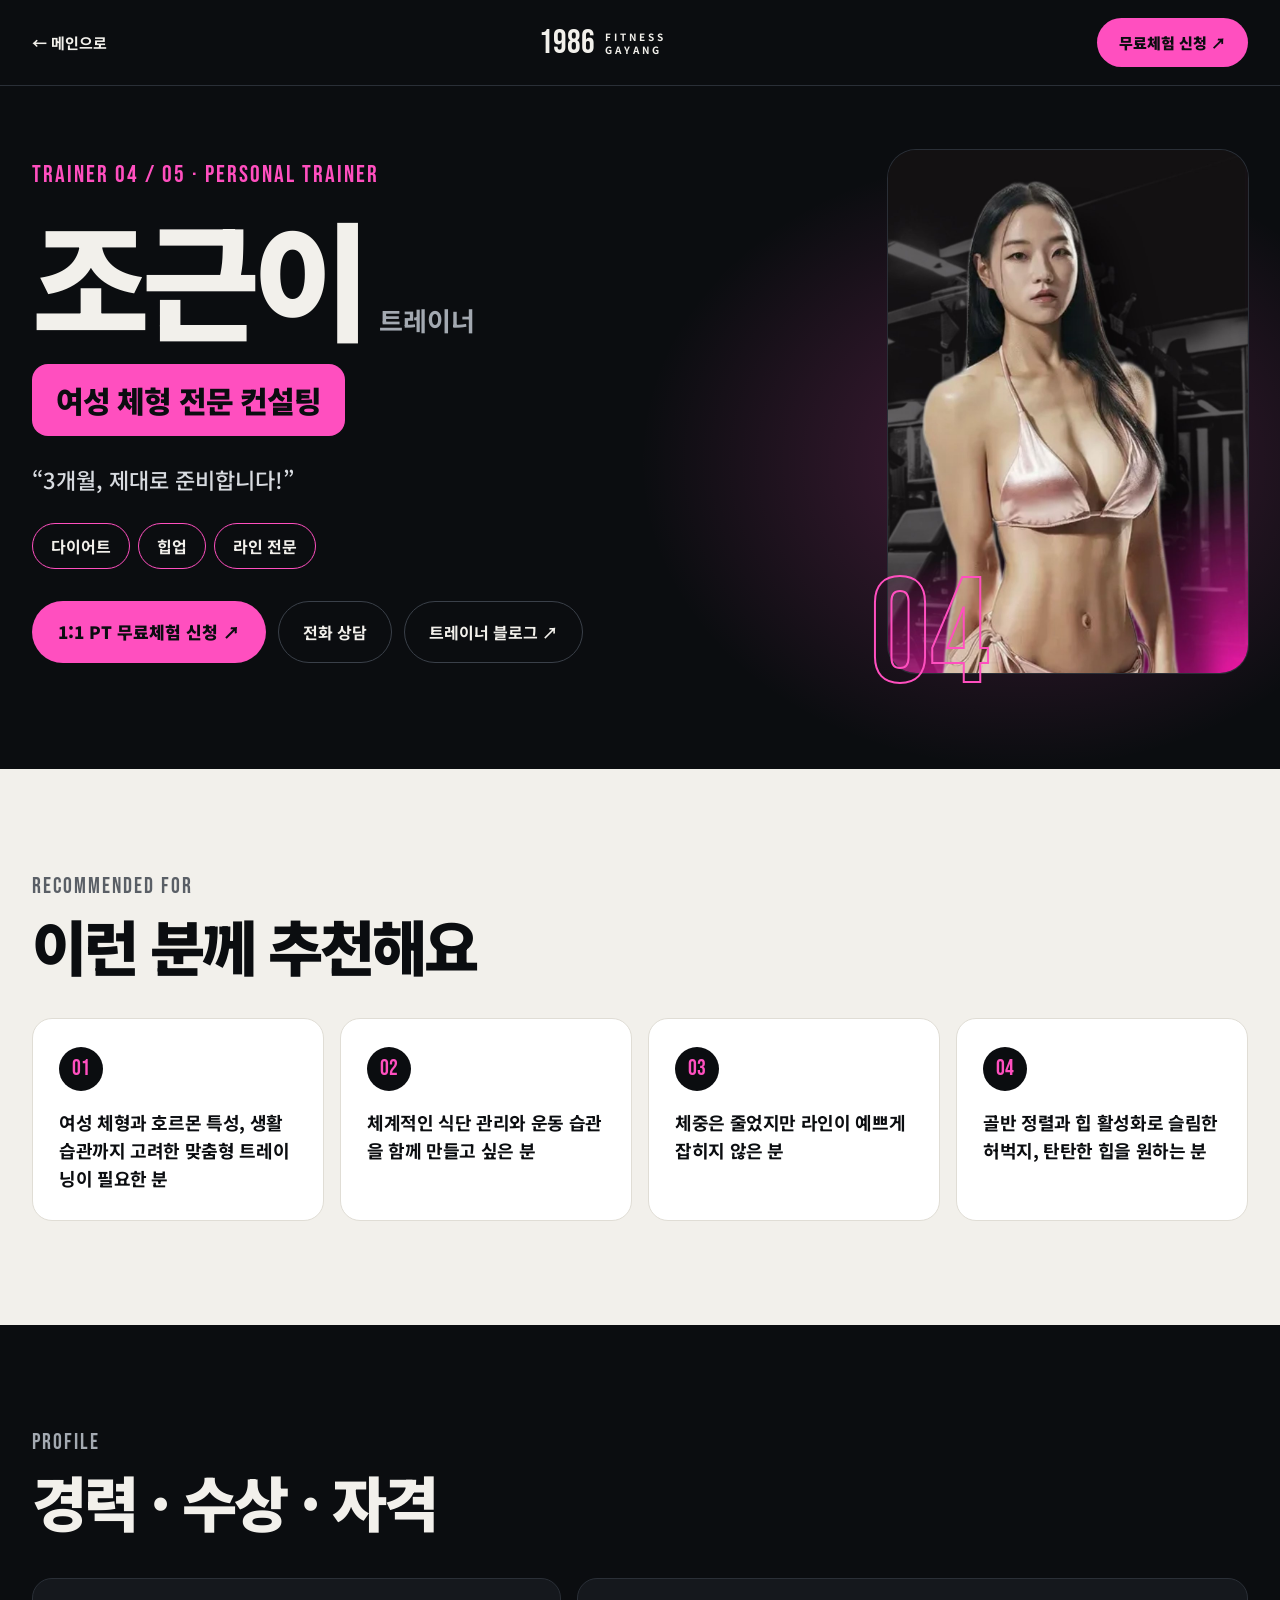
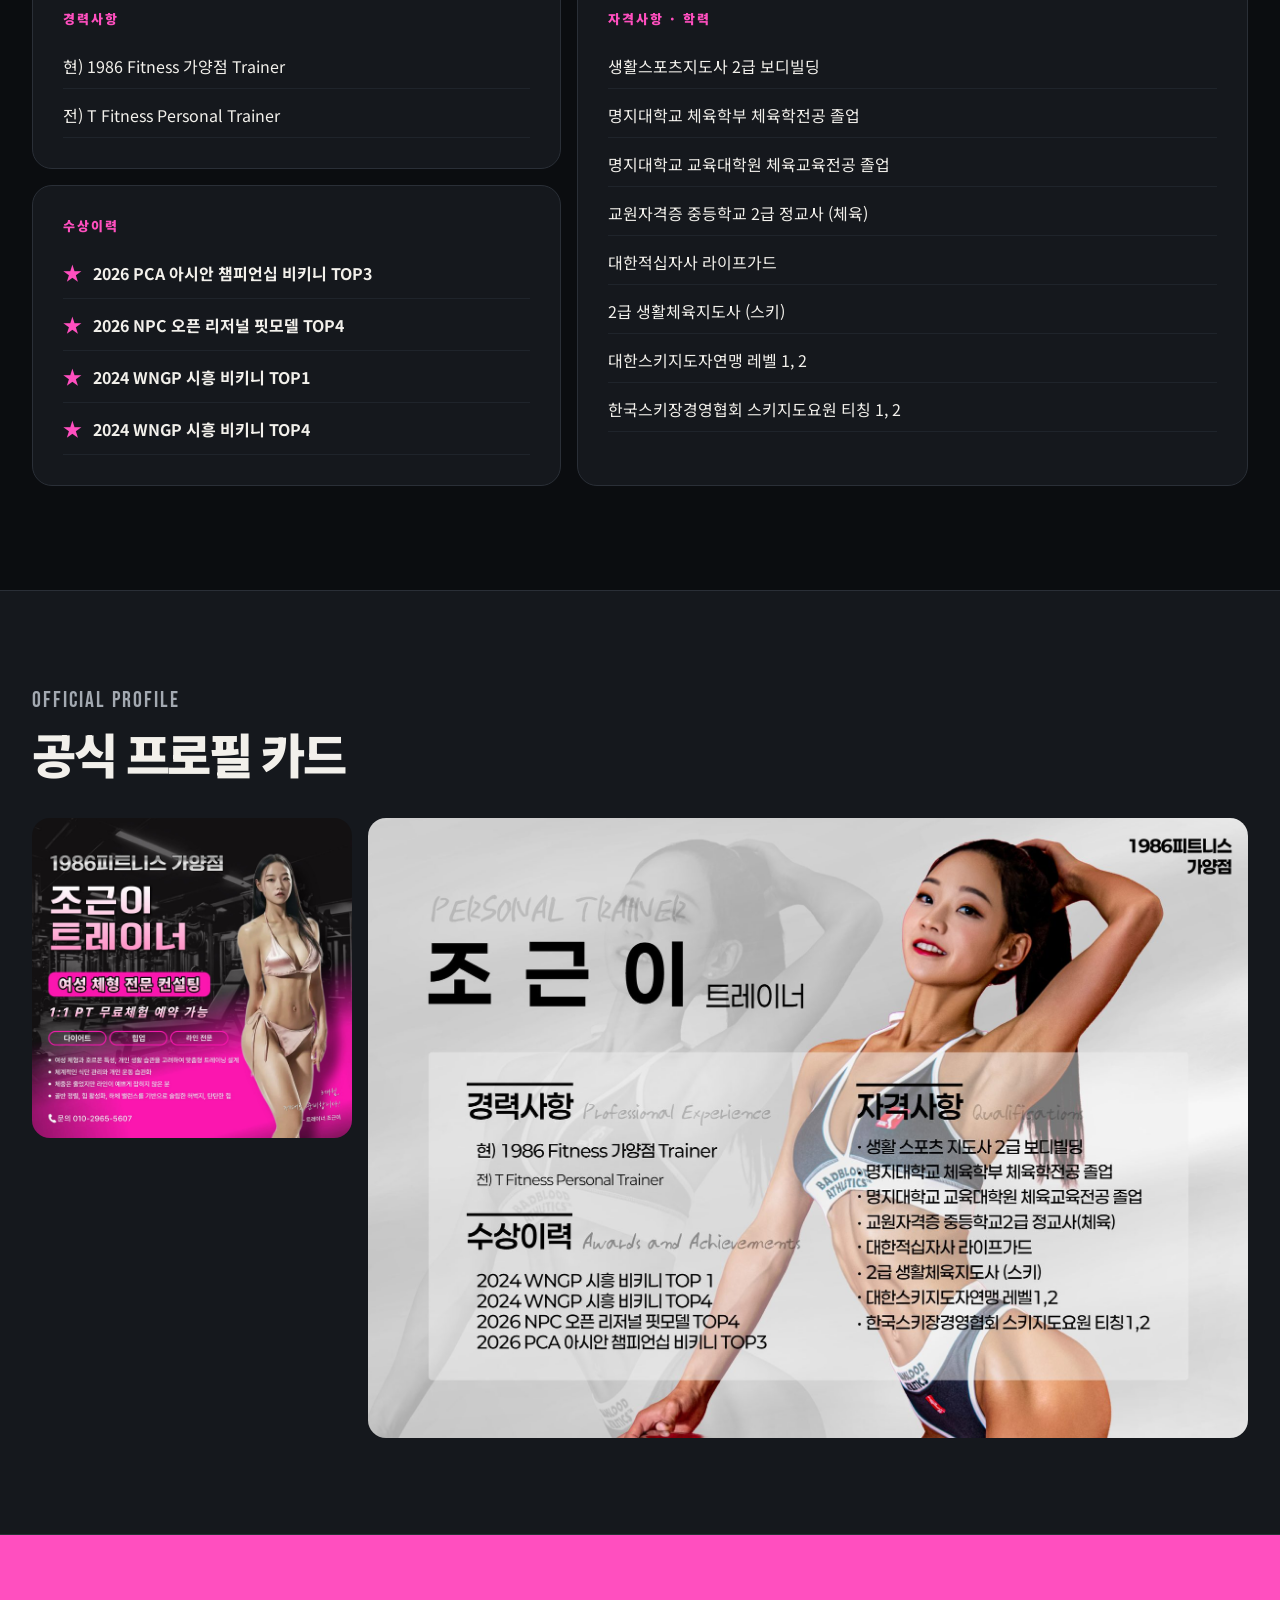
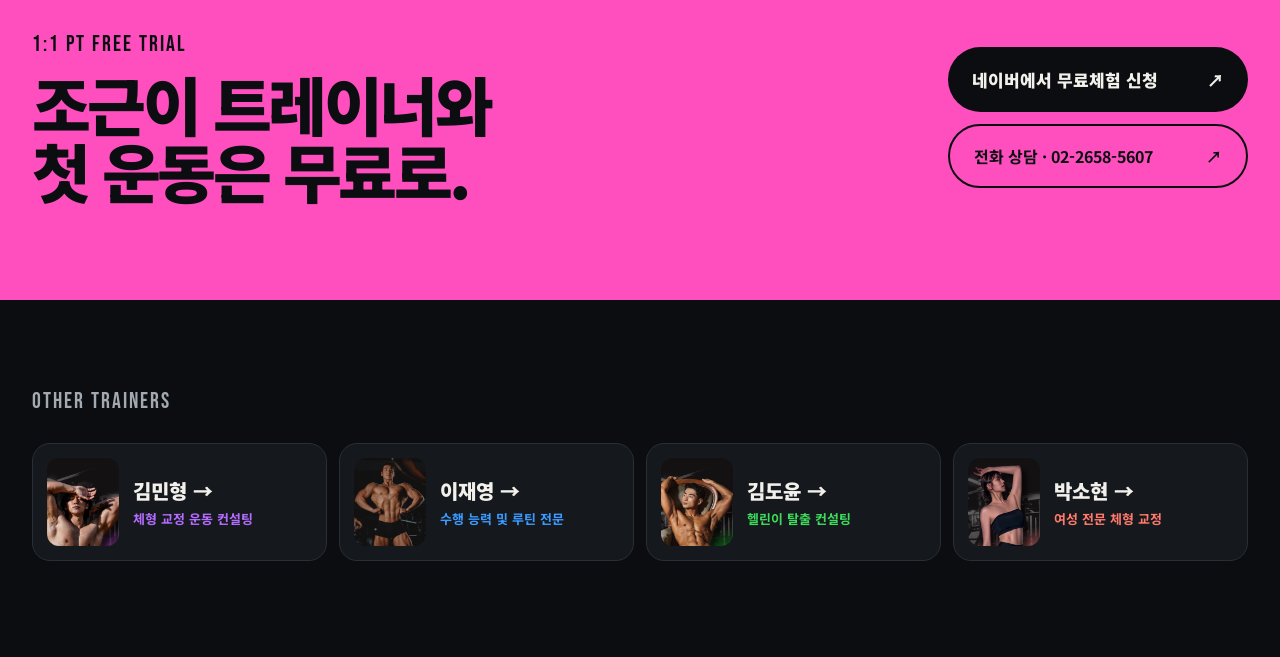
<file: v2/trainer-jogeunyi.html>
<!doctype html>
<html lang="ko">
<head>
<meta charset="utf-8">
<meta name="viewport" content="width=1440">
<title>조근이 트레이너 | 1986피트니스 가양점 PT</title>
<meta name="description" content="1986피트니스 가양점 조근이 트레이너 — 전문 분야, 이력과 자격, 실제 수업 영상과 회원 Before & After를 확인하세요.">
<link rel="canonical" href="https://1986-fitness-gayang.github.io/trainer-jogeunyi.html">
<link rel="icon" href="favicon.svg" type="image/svg+xml">
<meta property="og:site_name" content="1986피트니스 가양점">
<meta property="og:title" content="조근이 트레이너 | 1986피트니스 가양점 PT">
<meta property="og:description" content="1986피트니스 가양점 조근이 트레이너 — 전문 분야, 이력과 자격, 실제 수업 영상과 회원 Before & After를 확인하세요.">
<meta property="og:type" content="website">
<meta property="og:url" content="https://1986-fitness-gayang.github.io/trainer-jogeunyi.html">
<meta property="og:image" content="https://1986-fitness-gayang.github.io/og.jpg">
<meta property="og:image:width" content="1200">
<meta property="og:image:height" content="630">
<meta name="twitter:card" content="summary_large_image">
<meta name="theme-color" content="#0b0d10">

<link rel="preconnect" href="https://fonts.googleapis.com">
<link href="https://fonts.googleapis.com/css2?family=Bebas+Neue&amp;family=Noto+Sans+KR:wght@400;500;700;900&amp;display=swap" rel="stylesheet">
<style>
body{margin:0;background:#0b0d10}
a{color:#f2f0eb}a:hover{opacity:.85}
</style>
<style>img, video { max-width: 100%; }</style>
</head>
<body>


<div style="background: #0b0d10; color: #f2f0eb; font-family: 'Noto Sans KR', sans-serif; width: 100%; overflow: hidden;">

<div style="border-bottom: 1px solid #2a2f37;">
<div style="max-width: 1280px; margin: 0 auto; padding: 18px 32px; display: flex; flex-wrap: wrap; align-items: center; justify-content: space-between; gap: 16px;">
<a href="index.html" style="text-decoration: none; font-size: 15px; font-weight: 700; display: inline-flex; align-items: center; min-height: 44px;">← 메인으로</a>
<a href="index.html" style="text-decoration: none; display: flex; align-items: center; gap: 10px;"><span style="font-family: 'Bebas Neue', sans-serif; font-size: 34px; line-height: 1;">1986</span><span style="font-size: 10px; font-weight: 700; letter-spacing: 3px; line-height: 1.3;">FITNESS<br>GAYANG</span></a>
<a href="https://map.naver.com/p/entry/place/37769368?placePath=%3Fentry%3Dpll%26from%3Dnx%26fromNxList%3Dtrue&amp;placeSearchOption=entry%3Dpll%26fromNxList%3Dtrue&amp;searchType=place" target="_blank" rel="noopener" style="text-decoration: none; background: #ff4fbf; color: #0b0d10; font-weight: 900; font-size: 15px; padding: 14px 22px; min-height: 44px; box-sizing: border-box; display: inline-flex; align-items: center; border-radius: 999px;">무료체험 신청 ↗</a>
</div>
</div>

<div style="position: relative;">
<div aria-hidden="true" style="position: absolute; right: -10%; top: 10%; width: 60%; height: 90%; background: radial-gradient(closest-side, rgba(255,79,191,0.24), rgba(11,13,16,0));"></div>
<div style="position: relative; max-width: 1280px; margin: 0 auto; padding: 64px 32px 96px; display: flex; flex-wrap: wrap; gap: 48px; align-items: center;">
<div style="flex: 999 1 520px; min-width: 0; display: flex; flex-direction: column; gap: 26px;">
<span style="font-family: 'Bebas Neue', sans-serif; font-size: 24px; letter-spacing: 2px; color: #ff4fbf;">TRAINER 04 / 05 · PERSONAL TRAINER</span>
<div style="display: flex; flex-wrap: wrap; align-items: baseline; gap: 16px;">
<h1 style="margin: 0; font-size: clamp(76px, 10vw, 140px); font-weight: 900; line-height: 0.95; letter-spacing: -0.06em;">조근이</h1>
<span style="font-size: 26px; font-weight: 700; color: #a3a9b1;">트레이너</span>
</div>
<span style="align-self: flex-start; background: #ff4fbf; color: #0b0d10; font-size: clamp(22px, 2.4vw, 30px); font-weight: 900; padding: 14px 24px; border-radius: 16px; letter-spacing: -0.03em;">여성 체형 전문 컨설팅</span>
<p style="margin: 0; font-size: 22px; line-height: 1.6; font-weight: 500; color: #d8dbe0;">“3개월, 제대로 준비합니다!”</p>
<div style="display: flex; flex-wrap: wrap; gap: 8px;">
<span style="border: 1.5px solid #ff4fbf; color: #f2f0eb; font-size: 16px; font-weight: 700; padding: 10px 18px; border-radius: 999px;">다이어트</span><span style="border: 1.5px solid #ff4fbf; color: #f2f0eb; font-size: 16px; font-weight: 700; padding: 10px 18px; border-radius: 999px;">힙업</span><span style="border: 1.5px solid #ff4fbf; color: #f2f0eb; font-size: 16px; font-weight: 700; padding: 10px 18px; border-radius: 999px;">라인 전문</span>
</div>
<div style="display: flex; flex-wrap: wrap; gap: 12px; padding-top: 6px;">
<a href="https://map.naver.com/p/entry/place/37769368?placePath=%3Fentry%3Dpll%26from%3Dnx%26fromNxList%3Dtrue&amp;placeSearchOption=entry%3Dpll%26fromNxList%3Dtrue&amp;searchType=place" target="_blank" rel="noopener" style="text-decoration: none; background: #ff4fbf; color: #0b0d10; font-weight: 900; font-size: 17px; padding: 18px 26px; min-height: 44px; box-sizing: border-box; display: inline-flex; align-items: center; gap: 12px; border-radius: 999px;">1:1 PT 무료체험 신청 ↗</a>
<a href="tel:0226585607" style="text-decoration: none; border: 1px solid #3a4049; color: #f2f0eb; font-weight: 700; font-size: 16px; padding: 18px 24px; min-height: 44px; box-sizing: border-box; display: inline-flex; align-items: center; border-radius: 999px;">전화 상담</a>
<a href="https://m.blog.naver.com/sks02363" target="_blank" rel="noopener" style="text-decoration: none; border: 1px solid #3a4049; color: #f2f0eb; font-weight: 700; font-size: 16px; padding: 18px 24px; min-height: 44px; box-sizing: border-box; display: inline-flex; align-items: center; border-radius: 999px;">트레이너 블로그 ↗</a>
</div>
</div>
<div style="flex: 1 1 360px; min-width: 0; max-width: 520px; position: relative;">
<div style="aspect-ratio: 1000 / 1451; border-radius: 28px; overflow: hidden; background: #15181d; box-shadow: 0 0 0 1px #2a2f37;">
<img src="assets/7f384e7389bac3af3efd849ac694a4d0.jpg" alt="조근이 트레이너 프로필 사진" style="width: 100%; height: 100%; object-fit: cover; display: block;">
</div>
<span aria-hidden="true" style="position: absolute; left: -18px; bottom: -24px; font-family: 'Bebas Neue', sans-serif; font-size: 150px; line-height: 0.8; color: transparent; -webkit-text-stroke: 2px #ff4fbf;">04</span>
</div>
</div>
</div>

<div style="background: #f2f0eb; color: #0b0d10;">
<div style="max-width: 1280px; margin: 0 auto; padding: 104px 32px; display: flex; flex-direction: column; gap: 40px;">
<div style="display: flex; flex-direction: column; gap: 12px;"><span style="font-family: 'Bebas Neue', sans-serif; font-size: 22px; letter-spacing: 2px; color: #5a5f66;">RECOMMENDED FOR</span><h2 style="margin: 0; font-size: clamp(38px, 5vw, 60px); font-weight: 900; line-height: 1.1; letter-spacing: -0.05em;">이런 분께 추천해요</h2></div>
<div style="display: grid; grid-template-columns: repeat(auto-fit, minmax(260px, 1fr)); gap: 16px;">

<div style="background: #ffffff; border-radius: 20px; padding: 28px 26px; display: flex; flex-direction: column; gap: 18px; border: 1px solid #e0ddd5;">
<span style="width: 44px; height: 44px; border-radius: 50%; background: #0b0d10; color: #ff4fbf; font-family: 'Bebas Neue', sans-serif; font-size: 22px; display: flex; align-items: center; justify-content: center;">01</span>
<span style="font-size: 18px; font-weight: 700; line-height: 1.55; letter-spacing: -0.02em;">여성 체형과 호르몬 특성, 생활 습관까지 고려한 맞춤형 트레이닝이 필요한 분</span>
</div>

<div style="background: #ffffff; border-radius: 20px; padding: 28px 26px; display: flex; flex-direction: column; gap: 18px; border: 1px solid #e0ddd5;">
<span style="width: 44px; height: 44px; border-radius: 50%; background: #0b0d10; color: #ff4fbf; font-family: 'Bebas Neue', sans-serif; font-size: 22px; display: flex; align-items: center; justify-content: center;">02</span>
<span style="font-size: 18px; font-weight: 700; line-height: 1.55; letter-spacing: -0.02em;">체계적인 식단 관리와 운동 습관을 함께 만들고 싶은 분</span>
</div>

<div style="background: #ffffff; border-radius: 20px; padding: 28px 26px; display: flex; flex-direction: column; gap: 18px; border: 1px solid #e0ddd5;">
<span style="width: 44px; height: 44px; border-radius: 50%; background: #0b0d10; color: #ff4fbf; font-family: 'Bebas Neue', sans-serif; font-size: 22px; display: flex; align-items: center; justify-content: center;">03</span>
<span style="font-size: 18px; font-weight: 700; line-height: 1.55; letter-spacing: -0.02em;">체중은 줄었지만 라인이 예쁘게 잡히지 않은 분</span>
</div>

<div style="background: #ffffff; border-radius: 20px; padding: 28px 26px; display: flex; flex-direction: column; gap: 18px; border: 1px solid #e0ddd5;">
<span style="width: 44px; height: 44px; border-radius: 50%; background: #0b0d10; color: #ff4fbf; font-family: 'Bebas Neue', sans-serif; font-size: 22px; display: flex; align-items: center; justify-content: center;">04</span>
<span style="font-size: 18px; font-weight: 700; line-height: 1.55; letter-spacing: -0.02em;">골반 정렬과 힙 활성화로 슬림한 허벅지, 탄탄한 힙을 원하는 분</span>
</div>

</div>
</div>
</div>

<div style="max-width: 1280px; margin: 0 auto; padding: 104px 32px; display: flex; flex-direction: column; gap: 44px;">
<div style="display: flex; flex-direction: column; gap: 12px;"><span style="font-family: 'Bebas Neue', sans-serif; font-size: 22px; letter-spacing: 2px; color: #a3a9b1;">PROFILE</span><h2 style="margin: 0; font-size: clamp(38px, 5vw, 60px); font-weight: 900; line-height: 1.1; letter-spacing: -0.05em;">경력 · 수상 · 자격</h2></div>
<div style="display: flex; flex-wrap: wrap; gap: 16px; align-items: stretch;">
<div style="flex: 1 1 340px; min-width: 0; display: flex; flex-direction: column; gap: 16px;">
<div style="background: #15181d; border: 1px solid #2a2f37; border-radius: 20px; padding: 30px; display: flex; flex-direction: column; gap: 4px;">
<span style="font-size: 13px; font-weight: 900; letter-spacing: 2px; color: #ff4fbf; padding-bottom: 12px;">경력사항</span>
<span style="font-size: 16px; line-height: 1.5; padding: 10px 0; border-bottom: 1px solid #1f242b;">현) 1986 Fitness 가양점 Trainer</span><span style="font-size: 16px; line-height: 1.5; padding: 10px 0; border-bottom: 1px solid #1f242b;">전) T Fitness Personal Trainer</span>
</div>

<div style="background: #15181d; border: 1px solid #2a2f37; border-radius: 20px; padding: 30px; display: flex; flex-direction: column; gap: 4px;">
<span style="font-size: 13px; font-weight: 900; letter-spacing: 2px; color: #ff4fbf; padding-bottom: 12px;">수상이력</span>
<span style="font-size: 16px; font-weight: 700; line-height: 1.5; padding: 10px 0; border-bottom: 1px solid #1f242b; display: flex; gap: 12px; align-items: baseline;"><span style="font-family: 'Bebas Neue', sans-serif; font-size: 18px; color: #ff4fbf;">★</span>2026 PCA 아시안 챔피언십 비키니 TOP3</span><span style="font-size: 16px; font-weight: 700; line-height: 1.5; padding: 10px 0; border-bottom: 1px solid #1f242b; display: flex; gap: 12px; align-items: baseline;"><span style="font-family: 'Bebas Neue', sans-serif; font-size: 18px; color: #ff4fbf;">★</span>2026 NPC 오픈 리저널 핏모델 TOP4</span><span style="font-size: 16px; font-weight: 700; line-height: 1.5; padding: 10px 0; border-bottom: 1px solid #1f242b; display: flex; gap: 12px; align-items: baseline;"><span style="font-family: 'Bebas Neue', sans-serif; font-size: 18px; color: #ff4fbf;">★</span>2024 WNGP 시흥 비키니 TOP1</span><span style="font-size: 16px; font-weight: 700; line-height: 1.5; padding: 10px 0; border-bottom: 1px solid #1f242b; display: flex; gap: 12px; align-items: baseline;"><span style="font-family: 'Bebas Neue', sans-serif; font-size: 18px; color: #ff4fbf;">★</span>2024 WNGP 시흥 비키니 TOP4</span>
</div>

</div>
<div style="flex: 1 1 420px; min-width: 0; background: #15181d; border: 1px solid #2a2f37; border-radius: 20px; padding: 30px; display: flex; flex-direction: column; gap: 4px;">
<span style="font-size: 13px; font-weight: 900; letter-spacing: 2px; color: #ff4fbf; padding-bottom: 12px;">자격사항 · 학력</span>
<span style="font-size: 16px; line-height: 1.5; padding: 10px 0; border-bottom: 1px solid #1f242b;">생활스포츠지도사 2급 보디빌딩</span><span style="font-size: 16px; line-height: 1.5; padding: 10px 0; border-bottom: 1px solid #1f242b;">명지대학교 체육학부 체육학전공 졸업</span><span style="font-size: 16px; line-height: 1.5; padding: 10px 0; border-bottom: 1px solid #1f242b;">명지대학교 교육대학원 체육교육전공 졸업</span><span style="font-size: 16px; line-height: 1.5; padding: 10px 0; border-bottom: 1px solid #1f242b;">교원자격증 중등학교 2급 정교사 (체육)</span><span style="font-size: 16px; line-height: 1.5; padding: 10px 0; border-bottom: 1px solid #1f242b;">대한적십자사 라이프가드</span><span style="font-size: 16px; line-height: 1.5; padding: 10px 0; border-bottom: 1px solid #1f242b;">2급 생활체육지도사 (스키)</span><span style="font-size: 16px; line-height: 1.5; padding: 10px 0; border-bottom: 1px solid #1f242b;">대한스키지도자연맹 레벨 1, 2</span><span style="font-size: 16px; line-height: 1.5; padding: 10px 0; border-bottom: 1px solid #1f242b;">한국스키장경영협회 스키지도요원 티칭 1, 2</span>
</div>
</div>
</div>



<div style="background: #15181d; border-top: 1px solid #2a2f37; border-bottom: 1px solid #2a2f37;">
<div style="max-width: 1280px; margin: 0 auto; padding: 96px 32px; display: flex; flex-direction: column; gap: 36px;">
<div style="display: flex; flex-direction: column; gap: 12px;"><span style="font-family: 'Bebas Neue', sans-serif; font-size: 22px; letter-spacing: 2px; color: #a3a9b1;">OFFICIAL PROFILE</span><h2 style="margin: 0; font-size: clamp(32px, 4vw, 48px); font-weight: 900; line-height: 1.15; letter-spacing: -0.05em;">공식 프로필 카드</h2></div>
<div style="display: flex; flex-wrap: wrap; gap: 16px; align-items: flex-start;">
<img src="assets/7d2ed19c9fc070c778948f4075add86c.jpg" alt="조근이 트레이너 홍보 포스터 — 여성 체형 전문 컨설팅" style="flex: 1 1 320px; min-width: 0; max-width: 460px; width: 100%; border-radius: 18px; display: block;">
<img src="assets/76e17f506843dc49f4a847b2ebe47714.jpg" alt="조근이 트레이너 이력 카드" style="flex: 999 1 480px; min-width: 0; width: 100%; border-radius: 18px; display: block;">
</div>
</div>
</div>

<div style="background: #ff4fbf; color: #0b0d10;">
<div style="max-width: 1280px; margin: 0 auto; padding: 96px 32px; display: flex; flex-wrap: wrap; justify-content: space-between; align-items: center; gap: 32px;">
<div style="display: flex; flex-direction: column; gap: 12px;">
<span style="font-family: 'Bebas Neue', sans-serif; font-size: 22px; letter-spacing: 2px;">1:1 PT FREE TRIAL</span>
<h2 style="margin: 0; font-size: clamp(36px, 5vw, 66px); font-weight: 900; line-height: 1.05; letter-spacing: -0.055em;">조근이 트레이너와<br>첫 운동은 무료로.</h2>
</div>
<div style="display: flex; flex-direction: column; gap: 12px; min-width: 300px;">
<a href="https://map.naver.com/p/entry/place/37769368?placePath=%3Fentry%3Dpll%26from%3Dnx%26fromNxList%3Dtrue&amp;placeSearchOption=entry%3Dpll%26fromNxList%3Dtrue&amp;searchType=place" target="_blank" rel="noopener" style="text-decoration: none; background: #0b0d10; color: #f2f0eb; font-weight: 900; font-size: 17px; padding: 20px 24px; min-height: 44px; box-sizing: border-box; display: flex; justify-content: space-between; align-items: center; border-radius: 999px;"><span>네이버에서 무료체험 신청</span><span>↗</span></a>
<a href="tel:0226585607" style="text-decoration: none; border: 2px solid #0b0d10; color: #0b0d10; font-weight: 700; font-size: 16px; padding: 18px 24px; min-height: 44px; box-sizing: border-box; display: flex; justify-content: space-between; align-items: center; border-radius: 999px;"><span>전화 상담 · 02-2658-5607</span><span>↗</span></a>
</div>
</div>
</div>

<div style="max-width: 1280px; margin: 0 auto; padding: 88px 32px 96px; display: flex; flex-direction: column; gap: 28px;">
<span style="font-family: 'Bebas Neue', sans-serif; font-size: 22px; letter-spacing: 2px; color: #a3a9b1;">OTHER TRAINERS</span>
<div style="display: grid; grid-template-columns: repeat(auto-fit, minmax(220px, 1fr)); gap: 12px;">
<a href="trainer-kimminhyung.html" style="text-decoration: none; background: #15181d; border: 1px solid #2a2f37; border-radius: 18px; padding: 14px; display: flex; gap: 14px; align-items: center;"><img src="assets/1467ae23a3048441b3380972af27ce56.jpg" alt="" style="width: 72px; height: 88px; object-fit: cover; object-position: top; border-radius: 12px;"><span style="display: flex; flex-direction: column; gap: 4px;"><span style="font-size: 20px; font-weight: 900;">김민형 →</span><span style="font-size: 13px; color: #b46cff; font-weight: 700;">체형 교정 운동 컨설팅</span></span></a>
<a href="trainer-leejaeyoung.html" style="text-decoration: none; background: #15181d; border: 1px solid #2a2f37; border-radius: 18px; padding: 14px; display: flex; gap: 14px; align-items: center;"><img src="assets/89b6f83964dbc3a0aca5c5ab7139cd06.jpg" alt="" style="width: 72px; height: 88px; object-fit: cover; object-position: top; border-radius: 12px;"><span style="display: flex; flex-direction: column; gap: 4px;"><span style="font-size: 20px; font-weight: 900;">이재영 →</span><span style="font-size: 13px; color: #3b9bff; font-weight: 700;">수행 능력 및 루틴 전문</span></span></a>
<a href="trainer-kimdoyoon.html" style="text-decoration: none; background: #15181d; border: 1px solid #2a2f37; border-radius: 18px; padding: 14px; display: flex; gap: 14px; align-items: center;"><img src="assets/9cea024ac71cc30bb326b3fdaf38dd5d.jpg" alt="" style="width: 72px; height: 88px; object-fit: cover; object-position: top; border-radius: 12px;"><span style="display: flex; flex-direction: column; gap: 4px;"><span style="font-size: 20px; font-weight: 900;">김도윤 →</span><span style="font-size: 13px; color: #3ddc5a; font-weight: 700;">헬린이 탈출 컨설팅</span></span></a>
<a href="trainer-parksohyun.html" style="text-decoration: none; background: #15181d; border: 1px solid #2a2f37; border-radius: 18px; padding: 14px; display: flex; gap: 14px; align-items: center;"><img src="assets/c7adf31a9752fa56dbe19267715db796.jpg" alt="" style="width: 72px; height: 88px; object-fit: cover; object-position: top; border-radius: 12px;"><span style="display: flex; flex-direction: column; gap: 4px;"><span style="font-size: 20px; font-weight: 900;">박소현 →</span><span style="font-size: 13px; color: #ff7a6b; font-weight: 700;">여성 전문 체형 교정</span></span></a>
</div>
</div>

</div>



<script>
(function () {
  function soften() { document.querySelectorAll('video').forEach(function (v) { v.volume = 0.15; }); }
  soften(); setTimeout(soften, 1000);
})();
</script>
</body>
</html>
</file>
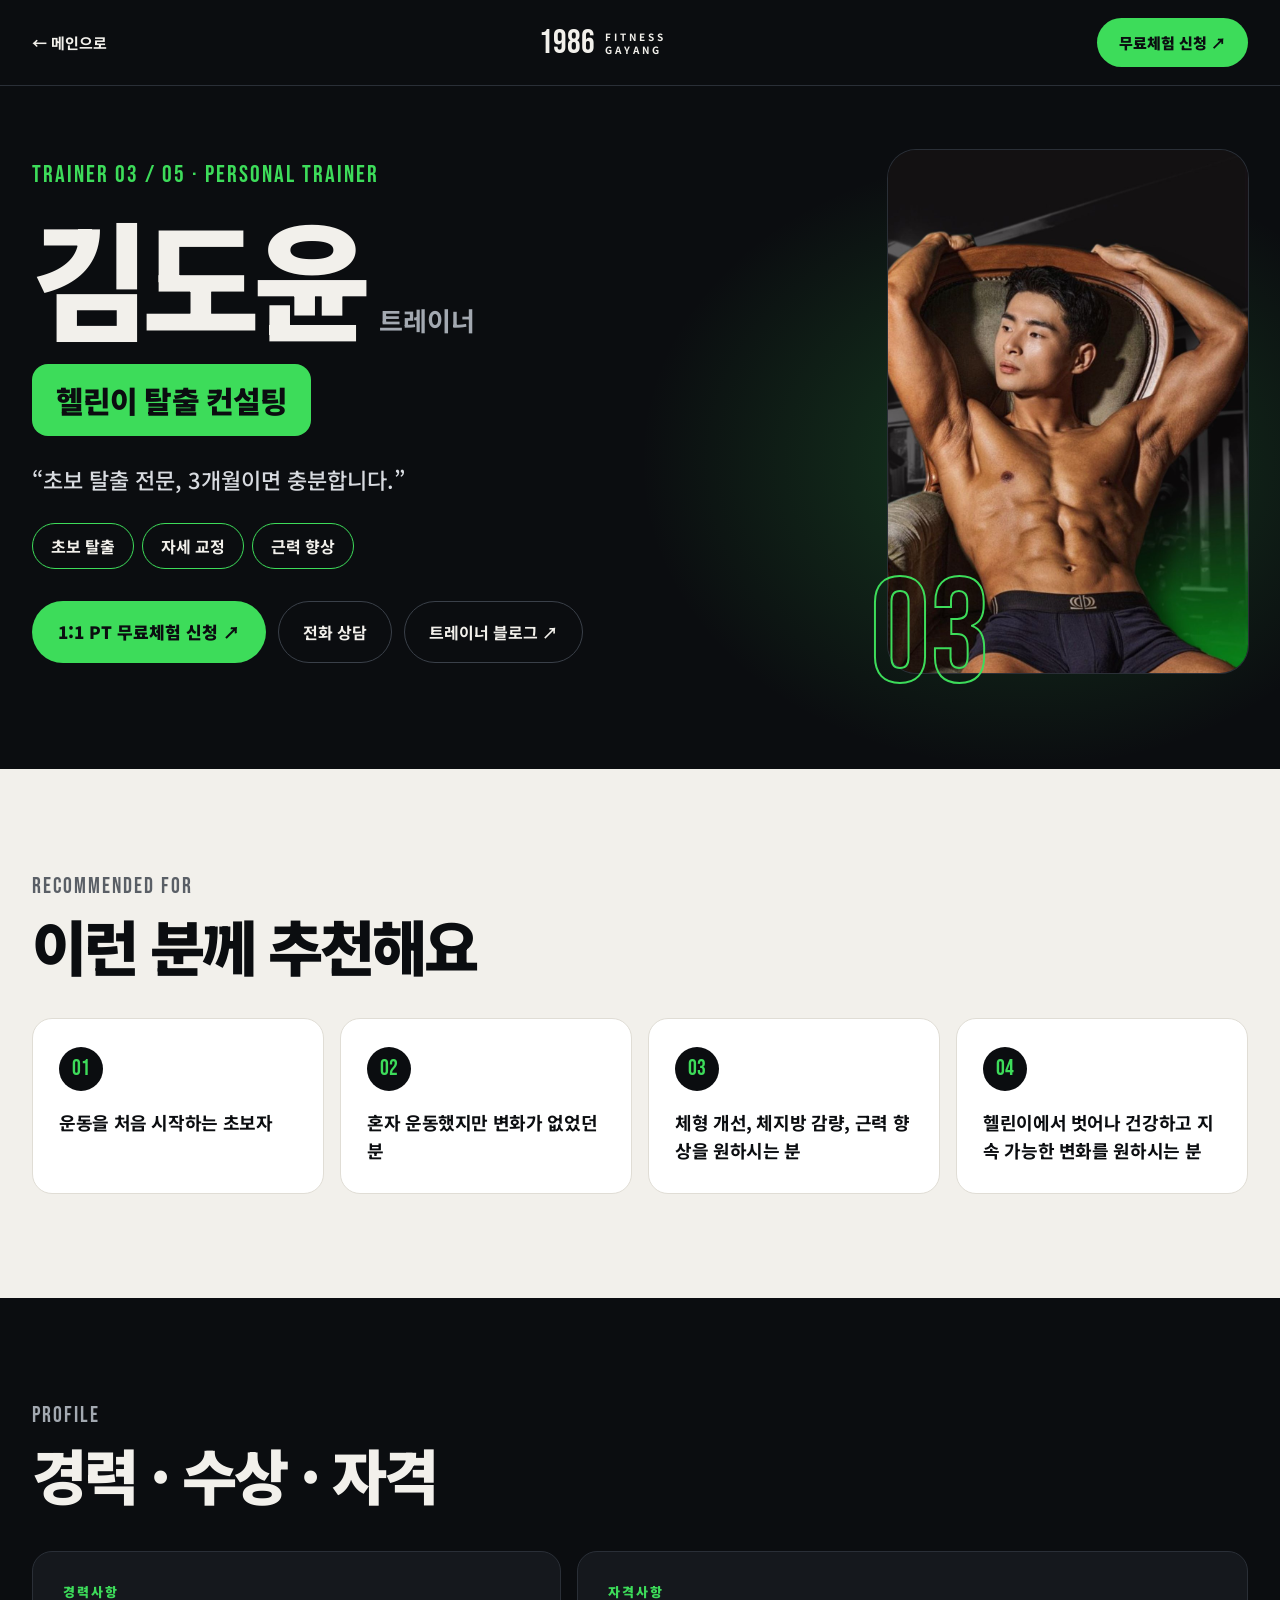
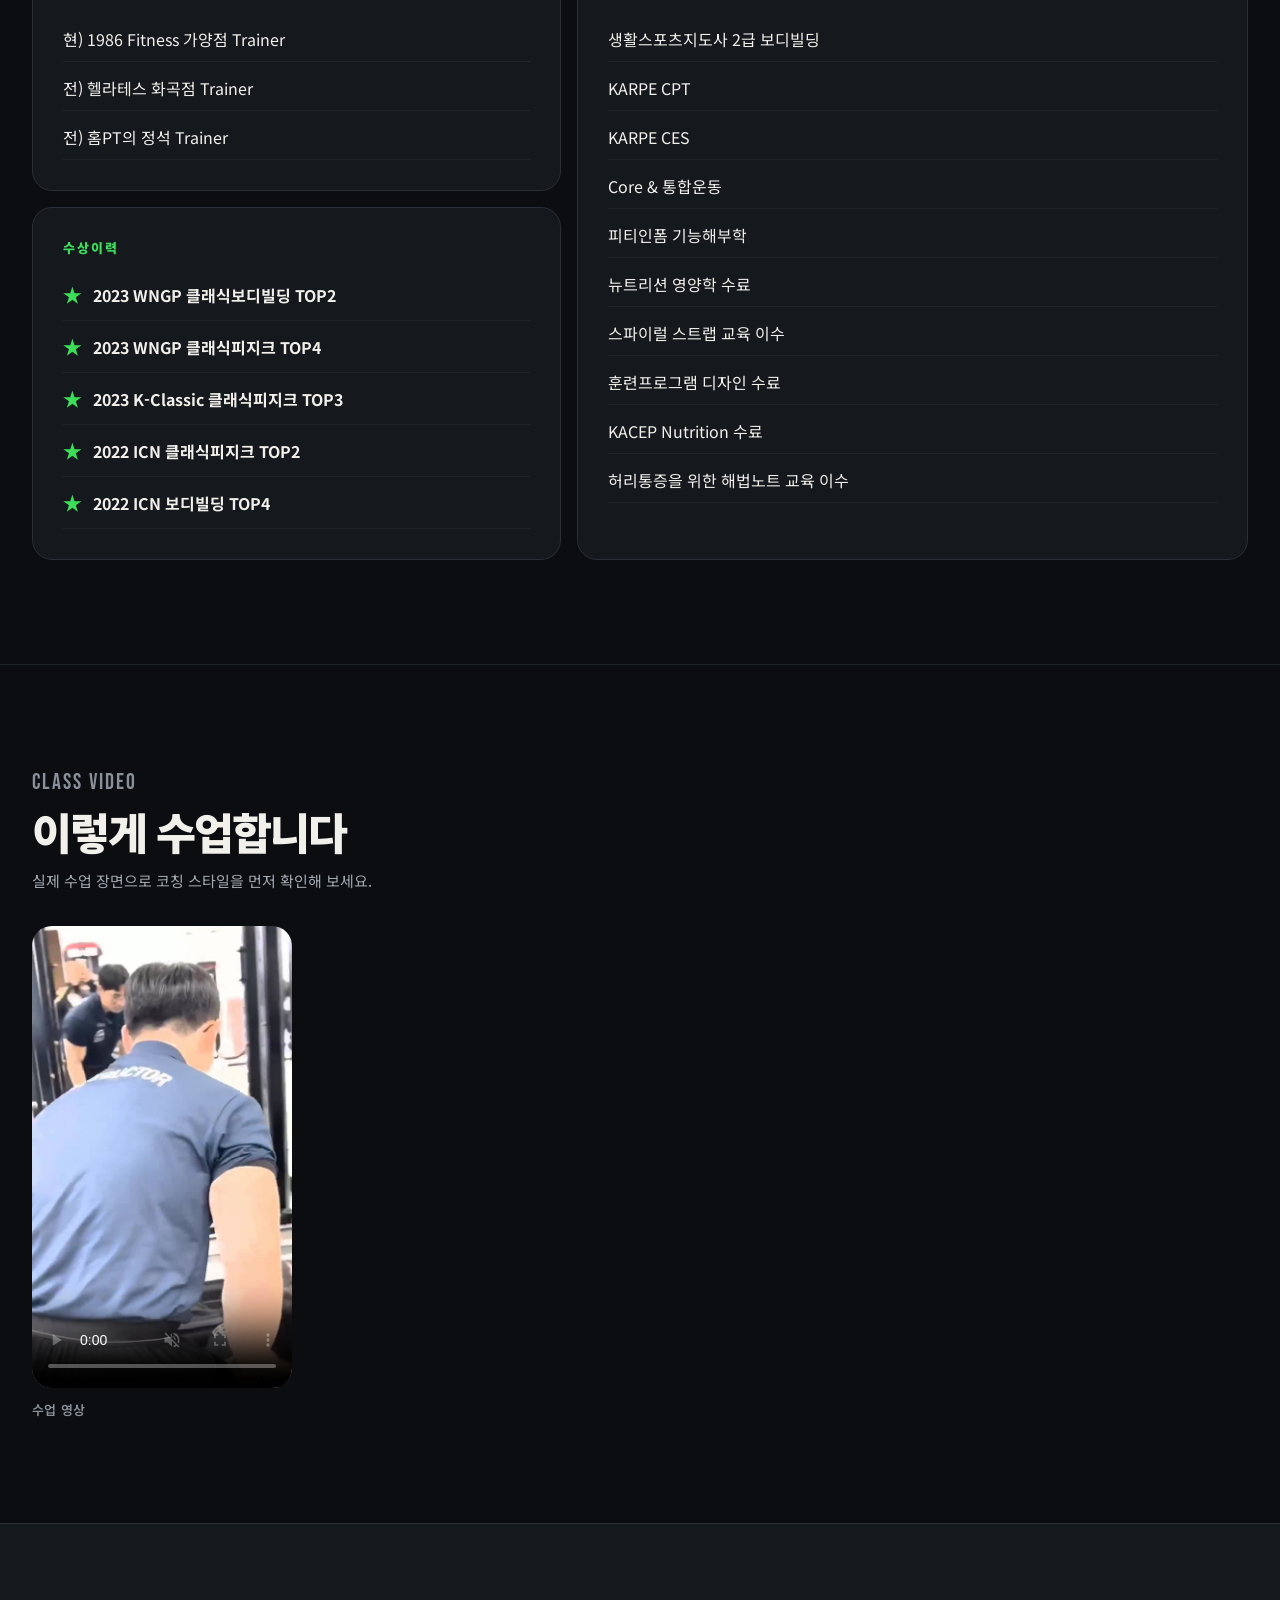
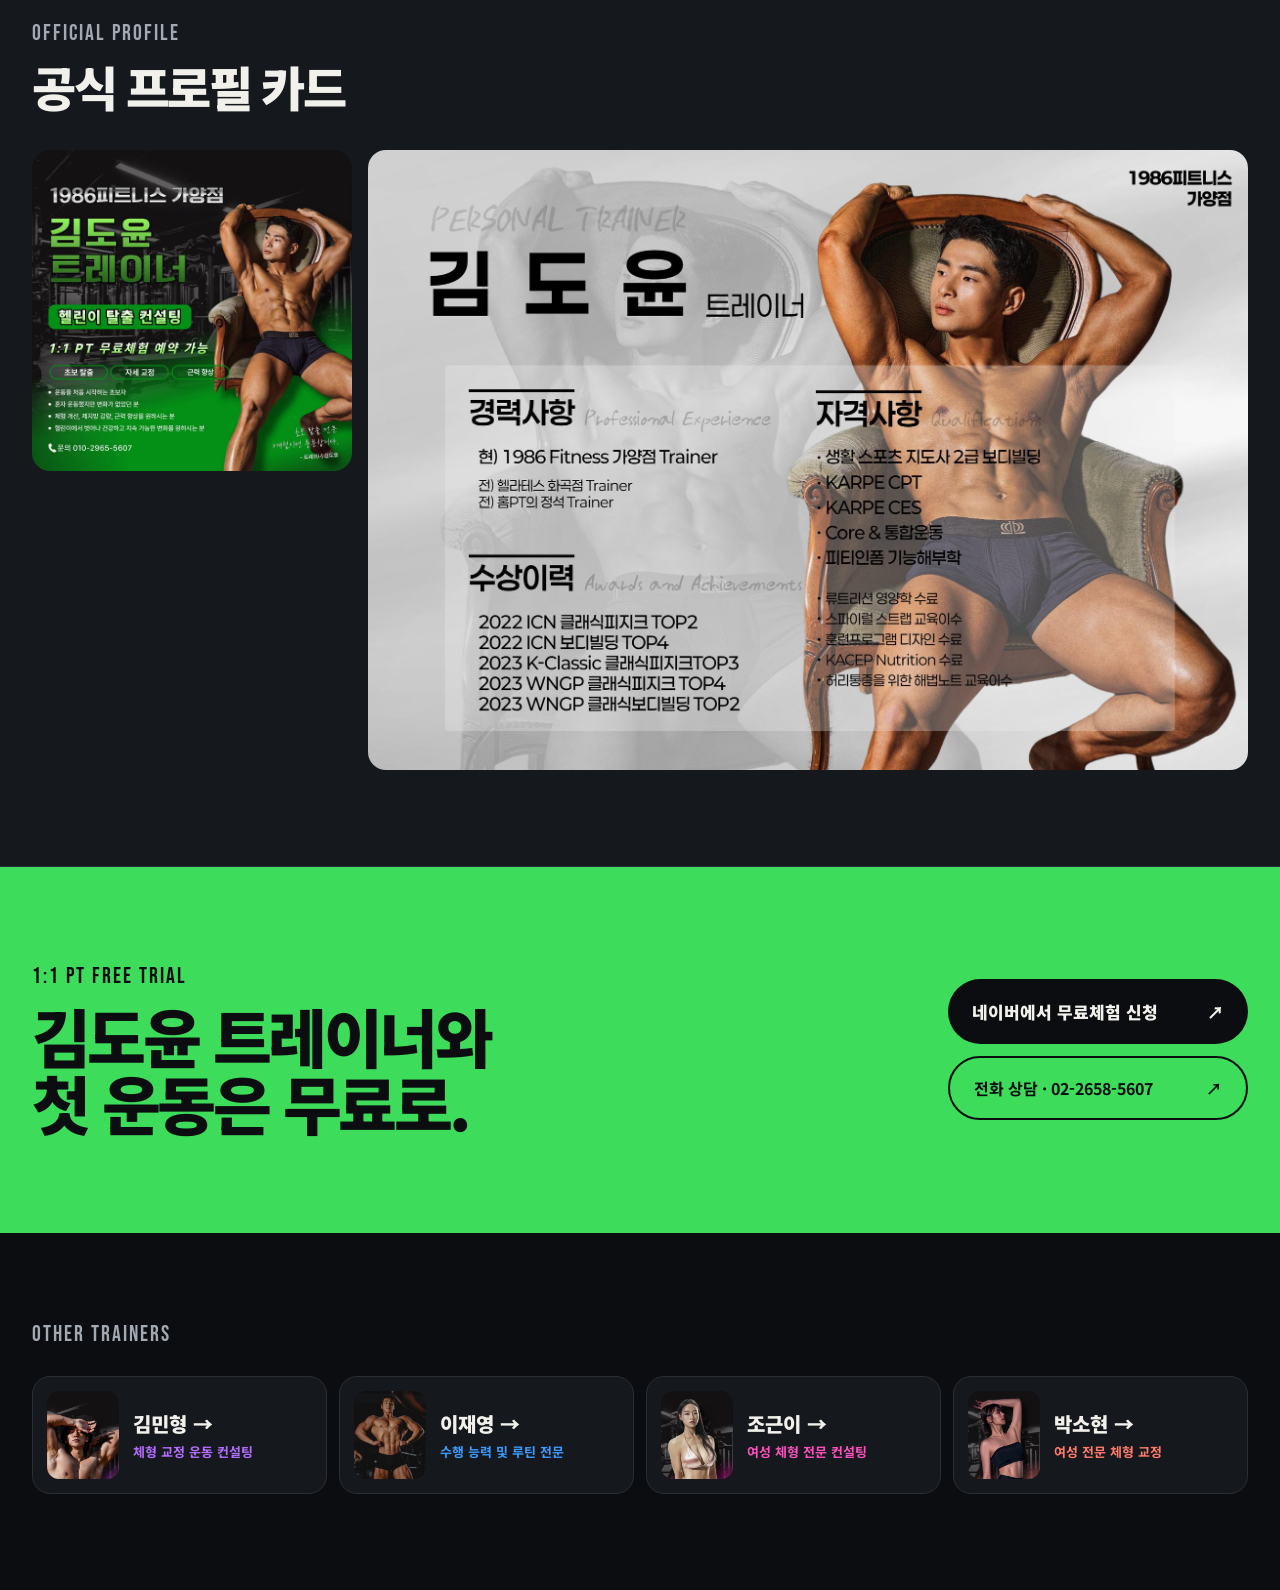
<file: v2/trainer-kimdoyoon.html>
<!doctype html>
<html lang="ko">
<head>
<meta charset="utf-8">
<meta name="viewport" content="width=1440">
<title>김도윤 트레이너 | 1986피트니스 가양점 PT</title>
<meta name="description" content="1986피트니스 가양점 김도윤 트레이너 — 전문 분야, 이력과 자격, 실제 수업 영상과 회원 Before & After를 확인하세요.">
<link rel="canonical" href="https://1986-fitness-gayang.github.io/trainer-kimdoyoon.html">
<link rel="icon" href="favicon.svg" type="image/svg+xml">
<meta property="og:site_name" content="1986피트니스 가양점">
<meta property="og:title" content="김도윤 트레이너 | 1986피트니스 가양점 PT">
<meta property="og:description" content="1986피트니스 가양점 김도윤 트레이너 — 전문 분야, 이력과 자격, 실제 수업 영상과 회원 Before & After를 확인하세요.">
<meta property="og:type" content="website">
<meta property="og:url" content="https://1986-fitness-gayang.github.io/trainer-kimdoyoon.html">
<meta property="og:image" content="https://1986-fitness-gayang.github.io/og.jpg">
<meta property="og:image:width" content="1200">
<meta property="og:image:height" content="630">
<meta name="twitter:card" content="summary_large_image">
<meta name="theme-color" content="#0b0d10">

<link rel="preconnect" href="https://fonts.googleapis.com">
<link href="https://fonts.googleapis.com/css2?family=Bebas+Neue&amp;family=Noto+Sans+KR:wght@400;500;700;900&amp;display=swap" rel="stylesheet">
<style>
body{margin:0;background:#0b0d10}
a{color:#f2f0eb}a:hover{opacity:.85}
</style>
<style>img, video { max-width: 100%; }</style>
</head>
<body>


<div style="background: #0b0d10; color: #f2f0eb; font-family: 'Noto Sans KR', sans-serif; width: 100%; overflow: hidden;">

<div style="border-bottom: 1px solid #2a2f37;">
<div style="max-width: 1280px; margin: 0 auto; padding: 18px 32px; display: flex; flex-wrap: wrap; align-items: center; justify-content: space-between; gap: 16px;">
<a href="index.html" style="text-decoration: none; font-size: 15px; font-weight: 700; display: inline-flex; align-items: center; min-height: 44px;">← 메인으로</a>
<a href="index.html" style="text-decoration: none; display: flex; align-items: center; gap: 10px;"><span style="font-family: 'Bebas Neue', sans-serif; font-size: 34px; line-height: 1;">1986</span><span style="font-size: 10px; font-weight: 700; letter-spacing: 3px; line-height: 1.3;">FITNESS<br>GAYANG</span></a>
<a href="https://map.naver.com/p/entry/place/37769368?placePath=%3Fentry%3Dpll%26from%3Dnx%26fromNxList%3Dtrue&amp;placeSearchOption=entry%3Dpll%26fromNxList%3Dtrue&amp;searchType=place" target="_blank" rel="noopener" style="text-decoration: none; background: #3ddc5a; color: #0b0d10; font-weight: 900; font-size: 15px; padding: 14px 22px; min-height: 44px; box-sizing: border-box; display: inline-flex; align-items: center; border-radius: 999px;">무료체험 신청 ↗</a>
</div>
</div>

<div style="position: relative;">
<div aria-hidden="true" style="position: absolute; right: -10%; top: 10%; width: 60%; height: 90%; background: radial-gradient(closest-side, rgba(61,220,90,0.22), rgba(11,13,16,0));"></div>
<div style="position: relative; max-width: 1280px; margin: 0 auto; padding: 64px 32px 96px; display: flex; flex-wrap: wrap; gap: 48px; align-items: center;">
<div style="flex: 999 1 520px; min-width: 0; display: flex; flex-direction: column; gap: 26px;">
<span style="font-family: 'Bebas Neue', sans-serif; font-size: 24px; letter-spacing: 2px; color: #3ddc5a;">TRAINER 03 / 05 · PERSONAL TRAINER</span>
<div style="display: flex; flex-wrap: wrap; align-items: baseline; gap: 16px;">
<h1 style="margin: 0; font-size: clamp(76px, 10vw, 140px); font-weight: 900; line-height: 0.95; letter-spacing: -0.06em;">김도윤</h1>
<span style="font-size: 26px; font-weight: 700; color: #a3a9b1;">트레이너</span>
</div>
<span style="align-self: flex-start; background: #3ddc5a; color: #0b0d10; font-size: clamp(22px, 2.4vw, 30px); font-weight: 900; padding: 14px 24px; border-radius: 16px; letter-spacing: -0.03em;">헬린이 탈출 컨설팅</span>
<p style="margin: 0; font-size: 22px; line-height: 1.6; font-weight: 500; color: #d8dbe0;">“초보 탈출 전문, 3개월이면 충분합니다.”</p>
<div style="display: flex; flex-wrap: wrap; gap: 8px;">
<span style="border: 1.5px solid #3ddc5a; color: #f2f0eb; font-size: 16px; font-weight: 700; padding: 10px 18px; border-radius: 999px;">초보 탈출</span><span style="border: 1.5px solid #3ddc5a; color: #f2f0eb; font-size: 16px; font-weight: 700; padding: 10px 18px; border-radius: 999px;">자세 교정</span><span style="border: 1.5px solid #3ddc5a; color: #f2f0eb; font-size: 16px; font-weight: 700; padding: 10px 18px; border-radius: 999px;">근력 향상</span>
</div>
<div style="display: flex; flex-wrap: wrap; gap: 12px; padding-top: 6px;">
<a href="https://map.naver.com/p/entry/place/37769368?placePath=%3Fentry%3Dpll%26from%3Dnx%26fromNxList%3Dtrue&amp;placeSearchOption=entry%3Dpll%26fromNxList%3Dtrue&amp;searchType=place" target="_blank" rel="noopener" style="text-decoration: none; background: #3ddc5a; color: #0b0d10; font-weight: 900; font-size: 17px; padding: 18px 26px; min-height: 44px; box-sizing: border-box; display: inline-flex; align-items: center; gap: 12px; border-radius: 999px;">1:1 PT 무료체험 신청 ↗</a>
<a href="tel:0226585607" style="text-decoration: none; border: 1px solid #3a4049; color: #f2f0eb; font-weight: 700; font-size: 16px; padding: 18px 24px; min-height: 44px; box-sizing: border-box; display: inline-flex; align-items: center; border-radius: 999px;">전화 상담</a>
<a href="https://blog.naver.com/rlarlaehdbs" target="_blank" rel="noopener" style="text-decoration: none; border: 1px solid #3a4049; color: #f2f0eb; font-weight: 700; font-size: 16px; padding: 18px 24px; min-height: 44px; box-sizing: border-box; display: inline-flex; align-items: center; border-radius: 999px;">트레이너 블로그 ↗</a>
</div>
</div>
<div style="flex: 1 1 360px; min-width: 0; max-width: 520px; position: relative;">
<div style="aspect-ratio: 1000 / 1451; border-radius: 28px; overflow: hidden; background: #15181d; box-shadow: 0 0 0 1px #2a2f37;">
<img src="assets/9cea024ac71cc30bb326b3fdaf38dd5d.jpg" alt="김도윤 트레이너 프로필 사진" style="width: 100%; height: 100%; object-fit: cover; display: block;">
</div>
<span aria-hidden="true" style="position: absolute; left: -18px; bottom: -24px; font-family: 'Bebas Neue', sans-serif; font-size: 150px; line-height: 0.8; color: transparent; -webkit-text-stroke: 2px #3ddc5a;">03</span>
</div>
</div>
</div>

<div style="background: #f2f0eb; color: #0b0d10;">
<div style="max-width: 1280px; margin: 0 auto; padding: 104px 32px; display: flex; flex-direction: column; gap: 40px;">
<div style="display: flex; flex-direction: column; gap: 12px;"><span style="font-family: 'Bebas Neue', sans-serif; font-size: 22px; letter-spacing: 2px; color: #5a5f66;">RECOMMENDED FOR</span><h2 style="margin: 0; font-size: clamp(38px, 5vw, 60px); font-weight: 900; line-height: 1.1; letter-spacing: -0.05em;">이런 분께 추천해요</h2></div>
<div style="display: grid; grid-template-columns: repeat(auto-fit, minmax(260px, 1fr)); gap: 16px;">

<div style="background: #ffffff; border-radius: 20px; padding: 28px 26px; display: flex; flex-direction: column; gap: 18px; border: 1px solid #e0ddd5;">
<span style="width: 44px; height: 44px; border-radius: 50%; background: #0b0d10; color: #3ddc5a; font-family: 'Bebas Neue', sans-serif; font-size: 22px; display: flex; align-items: center; justify-content: center;">01</span>
<span style="font-size: 18px; font-weight: 700; line-height: 1.55; letter-spacing: -0.02em;">운동을 처음 시작하는 초보자</span>
</div>

<div style="background: #ffffff; border-radius: 20px; padding: 28px 26px; display: flex; flex-direction: column; gap: 18px; border: 1px solid #e0ddd5;">
<span style="width: 44px; height: 44px; border-radius: 50%; background: #0b0d10; color: #3ddc5a; font-family: 'Bebas Neue', sans-serif; font-size: 22px; display: flex; align-items: center; justify-content: center;">02</span>
<span style="font-size: 18px; font-weight: 700; line-height: 1.55; letter-spacing: -0.02em;">혼자 운동했지만 변화가 없었던 분</span>
</div>

<div style="background: #ffffff; border-radius: 20px; padding: 28px 26px; display: flex; flex-direction: column; gap: 18px; border: 1px solid #e0ddd5;">
<span style="width: 44px; height: 44px; border-radius: 50%; background: #0b0d10; color: #3ddc5a; font-family: 'Bebas Neue', sans-serif; font-size: 22px; display: flex; align-items: center; justify-content: center;">03</span>
<span style="font-size: 18px; font-weight: 700; line-height: 1.55; letter-spacing: -0.02em;">체형 개선, 체지방 감량, 근력 향상을 원하시는 분</span>
</div>

<div style="background: #ffffff; border-radius: 20px; padding: 28px 26px; display: flex; flex-direction: column; gap: 18px; border: 1px solid #e0ddd5;">
<span style="width: 44px; height: 44px; border-radius: 50%; background: #0b0d10; color: #3ddc5a; font-family: 'Bebas Neue', sans-serif; font-size: 22px; display: flex; align-items: center; justify-content: center;">04</span>
<span style="font-size: 18px; font-weight: 700; line-height: 1.55; letter-spacing: -0.02em;">헬린이에서 벗어나 건강하고 지속 가능한 변화를 원하시는 분</span>
</div>

</div>
</div>
</div>

<div style="max-width: 1280px; margin: 0 auto; padding: 104px 32px; display: flex; flex-direction: column; gap: 44px;">
<div style="display: flex; flex-direction: column; gap: 12px;"><span style="font-family: 'Bebas Neue', sans-serif; font-size: 22px; letter-spacing: 2px; color: #a3a9b1;">PROFILE</span><h2 style="margin: 0; font-size: clamp(38px, 5vw, 60px); font-weight: 900; line-height: 1.1; letter-spacing: -0.05em;">경력 · 수상 · 자격</h2></div>
<div style="display: flex; flex-wrap: wrap; gap: 16px; align-items: stretch;">
<div style="flex: 1 1 340px; min-width: 0; display: flex; flex-direction: column; gap: 16px;">
<div style="background: #15181d; border: 1px solid #2a2f37; border-radius: 20px; padding: 30px; display: flex; flex-direction: column; gap: 4px;">
<span style="font-size: 13px; font-weight: 900; letter-spacing: 2px; color: #3ddc5a; padding-bottom: 12px;">경력사항</span>
<span style="font-size: 16px; line-height: 1.5; padding: 10px 0; border-bottom: 1px solid #1f242b;">현) 1986 Fitness 가양점 Trainer</span><span style="font-size: 16px; line-height: 1.5; padding: 10px 0; border-bottom: 1px solid #1f242b;">전) 헬라테스 화곡점 Trainer</span><span style="font-size: 16px; line-height: 1.5; padding: 10px 0; border-bottom: 1px solid #1f242b;">전) 홈PT의 정석 Trainer</span>
</div>

<div style="background: #15181d; border: 1px solid #2a2f37; border-radius: 20px; padding: 30px; display: flex; flex-direction: column; gap: 4px;">
<span style="font-size: 13px; font-weight: 900; letter-spacing: 2px; color: #3ddc5a; padding-bottom: 12px;">수상이력</span>
<span style="font-size: 16px; font-weight: 700; line-height: 1.5; padding: 10px 0; border-bottom: 1px solid #1f242b; display: flex; gap: 12px; align-items: baseline;"><span style="font-family: 'Bebas Neue', sans-serif; font-size: 18px; color: #3ddc5a;">★</span>2023 WNGP 클래식보디빌딩 TOP2</span><span style="font-size: 16px; font-weight: 700; line-height: 1.5; padding: 10px 0; border-bottom: 1px solid #1f242b; display: flex; gap: 12px; align-items: baseline;"><span style="font-family: 'Bebas Neue', sans-serif; font-size: 18px; color: #3ddc5a;">★</span>2023 WNGP 클래식피지크 TOP4</span><span style="font-size: 16px; font-weight: 700; line-height: 1.5; padding: 10px 0; border-bottom: 1px solid #1f242b; display: flex; gap: 12px; align-items: baseline;"><span style="font-family: 'Bebas Neue', sans-serif; font-size: 18px; color: #3ddc5a;">★</span>2023 K-Classic 클래식피지크 TOP3</span><span style="font-size: 16px; font-weight: 700; line-height: 1.5; padding: 10px 0; border-bottom: 1px solid #1f242b; display: flex; gap: 12px; align-items: baseline;"><span style="font-family: 'Bebas Neue', sans-serif; font-size: 18px; color: #3ddc5a;">★</span>2022 ICN 클래식피지크 TOP2</span><span style="font-size: 16px; font-weight: 700; line-height: 1.5; padding: 10px 0; border-bottom: 1px solid #1f242b; display: flex; gap: 12px; align-items: baseline;"><span style="font-family: 'Bebas Neue', sans-serif; font-size: 18px; color: #3ddc5a;">★</span>2022 ICN 보디빌딩 TOP4</span>
</div>

</div>
<div style="flex: 1 1 420px; min-width: 0; background: #15181d; border: 1px solid #2a2f37; border-radius: 20px; padding: 30px; display: flex; flex-direction: column; gap: 4px;">
<span style="font-size: 13px; font-weight: 900; letter-spacing: 2px; color: #3ddc5a; padding-bottom: 12px;">자격사항</span>
<span style="font-size: 16px; line-height: 1.5; padding: 10px 0; border-bottom: 1px solid #1f242b;">생활스포츠지도사 2급 보디빌딩</span><span style="font-size: 16px; line-height: 1.5; padding: 10px 0; border-bottom: 1px solid #1f242b;">KARPE CPT</span><span style="font-size: 16px; line-height: 1.5; padding: 10px 0; border-bottom: 1px solid #1f242b;">KARPE CES</span><span style="font-size: 16px; line-height: 1.5; padding: 10px 0; border-bottom: 1px solid #1f242b;">Core & 통합운동</span><span style="font-size: 16px; line-height: 1.5; padding: 10px 0; border-bottom: 1px solid #1f242b;">피티인폼 기능해부학</span><span style="font-size: 16px; line-height: 1.5; padding: 10px 0; border-bottom: 1px solid #1f242b;">뉴트리션 영양학 수료</span><span style="font-size: 16px; line-height: 1.5; padding: 10px 0; border-bottom: 1px solid #1f242b;">스파이럴 스트랩 교육 이수</span><span style="font-size: 16px; line-height: 1.5; padding: 10px 0; border-bottom: 1px solid #1f242b;">훈련프로그램 디자인 수료</span><span style="font-size: 16px; line-height: 1.5; padding: 10px 0; border-bottom: 1px solid #1f242b;">KACEP Nutrition 수료</span><span style="font-size: 16px; line-height: 1.5; padding: 10px 0; border-bottom: 1px solid #1f242b;">허리통증을 위한 해법노트 교육 이수</span>
</div>
</div>
</div>


<div style="background: #0b0d10; color: #f2f0eb; border-top: 1px solid #1f242b;">
<div style="max-width: 1280px; margin: 0 auto; padding: 104px 32px; display: flex; flex-wrap: wrap; gap: 56px; align-items: flex-start;">

<div style="flex: 1 1 420px; min-width: 0; display: flex; flex-direction: column; gap: 32px;">
<div style="display: flex; flex-direction: column; gap: 12px;"><span style="font-family: 'Bebas Neue', sans-serif; font-size: 22px; letter-spacing: 2px; color: #8a9099;">CLASS VIDEO</span><h2 style="margin: 0; font-size: clamp(32px, 3.4vw, 46px); font-weight: 900; line-height: 1.12; letter-spacing: -0.045em;">이렇게 수업합니다</h2><p style="margin: 0; font-size: 15px; line-height: 1.7; color: #a3a9b1;">실제 수업 장면으로 코칭 스타일을 먼저 확인해 보세요.</p></div>
<div style="display: grid; grid-template-columns: repeat(auto-fit, minmax(200px, 260px)); gap: 16px; justify-content: start;">

<div style="display: flex; flex-direction: column; gap: 12px;"><div style="aspect-ratio: 9 / 16; border-radius: 20px; overflow: hidden; background: #0b0d10;"><video src="assets/6ff7fbc9ad830ba422ef8e6861831a31.mp4" poster="assets/f1efa9325dd7449147cb93ea9fe53aa7.jpg" controls="controls" playsinline="playsinline" autoplay="autoplay" loop="loop" muted="muted" preload="metadata" aria-label="수업 영상" style="width: 100%; height: 100%; object-fit: cover; display: block;"></video></div><span style="font-size: 13px; font-weight: 600; color: #8a9099; letter-spacing: 0.02em;">수업 영상</span></div>

</div>
</div>


</div>
</div>


<div style="background: #15181d; border-top: 1px solid #2a2f37; border-bottom: 1px solid #2a2f37;">
<div style="max-width: 1280px; margin: 0 auto; padding: 96px 32px; display: flex; flex-direction: column; gap: 36px;">
<div style="display: flex; flex-direction: column; gap: 12px;"><span style="font-family: 'Bebas Neue', sans-serif; font-size: 22px; letter-spacing: 2px; color: #a3a9b1;">OFFICIAL PROFILE</span><h2 style="margin: 0; font-size: clamp(32px, 4vw, 48px); font-weight: 900; line-height: 1.15; letter-spacing: -0.05em;">공식 프로필 카드</h2></div>
<div style="display: flex; flex-wrap: wrap; gap: 16px; align-items: flex-start;">
<img src="assets/207495ee758d9daa083967c58ca86c4a.jpg" alt="김도윤 트레이너 홍보 포스터 — 헬린이 탈출 컨설팅" style="flex: 1 1 320px; min-width: 0; max-width: 460px; width: 100%; border-radius: 18px; display: block;">
<img src="assets/e0beb89f82623f28aadb271d9fa5a294.jpg" alt="김도윤 트레이너 이력 카드" style="flex: 999 1 480px; min-width: 0; width: 100%; border-radius: 18px; display: block;">
</div>
</div>
</div>

<div style="background: #3ddc5a; color: #0b0d10;">
<div style="max-width: 1280px; margin: 0 auto; padding: 96px 32px; display: flex; flex-wrap: wrap; justify-content: space-between; align-items: center; gap: 32px;">
<div style="display: flex; flex-direction: column; gap: 12px;">
<span style="font-family: 'Bebas Neue', sans-serif; font-size: 22px; letter-spacing: 2px;">1:1 PT FREE TRIAL</span>
<h2 style="margin: 0; font-size: clamp(36px, 5vw, 66px); font-weight: 900; line-height: 1.05; letter-spacing: -0.055em;">김도윤 트레이너와<br>첫 운동은 무료로.</h2>
</div>
<div style="display: flex; flex-direction: column; gap: 12px; min-width: 300px;">
<a href="https://map.naver.com/p/entry/place/37769368?placePath=%3Fentry%3Dpll%26from%3Dnx%26fromNxList%3Dtrue&amp;placeSearchOption=entry%3Dpll%26fromNxList%3Dtrue&amp;searchType=place" target="_blank" rel="noopener" style="text-decoration: none; background: #0b0d10; color: #f2f0eb; font-weight: 900; font-size: 17px; padding: 20px 24px; min-height: 44px; box-sizing: border-box; display: flex; justify-content: space-between; align-items: center; border-radius: 999px;"><span>네이버에서 무료체험 신청</span><span>↗</span></a>
<a href="tel:0226585607" style="text-decoration: none; border: 2px solid #0b0d10; color: #0b0d10; font-weight: 700; font-size: 16px; padding: 18px 24px; min-height: 44px; box-sizing: border-box; display: flex; justify-content: space-between; align-items: center; border-radius: 999px;"><span>전화 상담 · 02-2658-5607</span><span>↗</span></a>
</div>
</div>
</div>

<div style="max-width: 1280px; margin: 0 auto; padding: 88px 32px 96px; display: flex; flex-direction: column; gap: 28px;">
<span style="font-family: 'Bebas Neue', sans-serif; font-size: 22px; letter-spacing: 2px; color: #a3a9b1;">OTHER TRAINERS</span>
<div style="display: grid; grid-template-columns: repeat(auto-fit, minmax(220px, 1fr)); gap: 12px;">
<a href="trainer-kimminhyung.html" style="text-decoration: none; background: #15181d; border: 1px solid #2a2f37; border-radius: 18px; padding: 14px; display: flex; gap: 14px; align-items: center;"><img src="assets/1467ae23a3048441b3380972af27ce56.jpg" alt="" style="width: 72px; height: 88px; object-fit: cover; object-position: top; border-radius: 12px;"><span style="display: flex; flex-direction: column; gap: 4px;"><span style="font-size: 20px; font-weight: 900;">김민형 →</span><span style="font-size: 13px; color: #b46cff; font-weight: 700;">체형 교정 운동 컨설팅</span></span></a>
<a href="trainer-leejaeyoung.html" style="text-decoration: none; background: #15181d; border: 1px solid #2a2f37; border-radius: 18px; padding: 14px; display: flex; gap: 14px; align-items: center;"><img src="assets/89b6f83964dbc3a0aca5c5ab7139cd06.jpg" alt="" style="width: 72px; height: 88px; object-fit: cover; object-position: top; border-radius: 12px;"><span style="display: flex; flex-direction: column; gap: 4px;"><span style="font-size: 20px; font-weight: 900;">이재영 →</span><span style="font-size: 13px; color: #3b9bff; font-weight: 700;">수행 능력 및 루틴 전문</span></span></a>
<a href="trainer-jogeunyi.html" style="text-decoration: none; background: #15181d; border: 1px solid #2a2f37; border-radius: 18px; padding: 14px; display: flex; gap: 14px; align-items: center;"><img src="assets/7f384e7389bac3af3efd849ac694a4d0.jpg" alt="" style="width: 72px; height: 88px; object-fit: cover; object-position: top; border-radius: 12px;"><span style="display: flex; flex-direction: column; gap: 4px;"><span style="font-size: 20px; font-weight: 900;">조근이 →</span><span style="font-size: 13px; color: #ff4fbf; font-weight: 700;">여성 체형 전문 컨설팅</span></span></a>
<a href="trainer-parksohyun.html" style="text-decoration: none; background: #15181d; border: 1px solid #2a2f37; border-radius: 18px; padding: 14px; display: flex; gap: 14px; align-items: center;"><img src="assets/c7adf31a9752fa56dbe19267715db796.jpg" alt="" style="width: 72px; height: 88px; object-fit: cover; object-position: top; border-radius: 12px;"><span style="display: flex; flex-direction: column; gap: 4px;"><span style="font-size: 20px; font-weight: 900;">박소현 →</span><span style="font-size: 13px; color: #ff7a6b; font-weight: 700;">여성 전문 체형 교정</span></span></a>
</div>
</div>

</div>



<script>
(function () {
  function soften() { document.querySelectorAll('video').forEach(function (v) { v.volume = 0.15; }); }
  soften(); setTimeout(soften, 1000);
})();
</script>
</body>
</html>
</file>
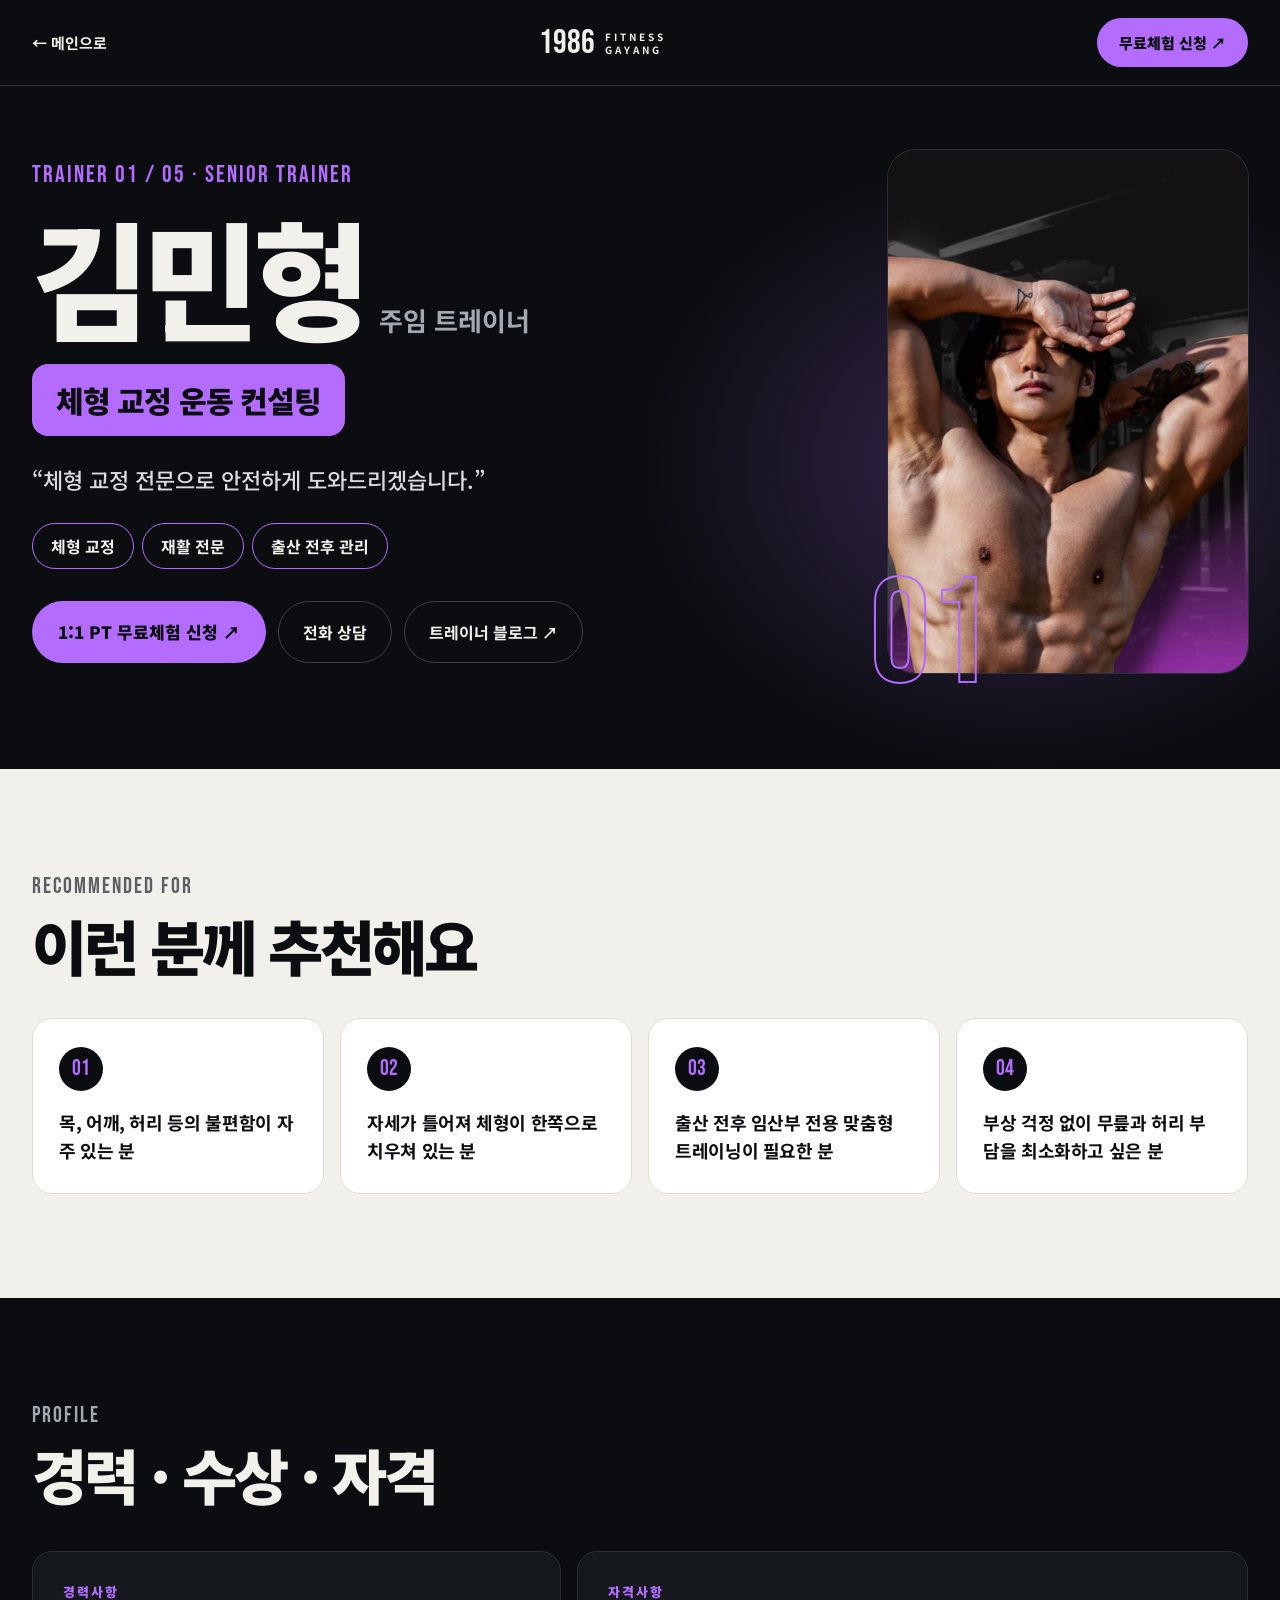
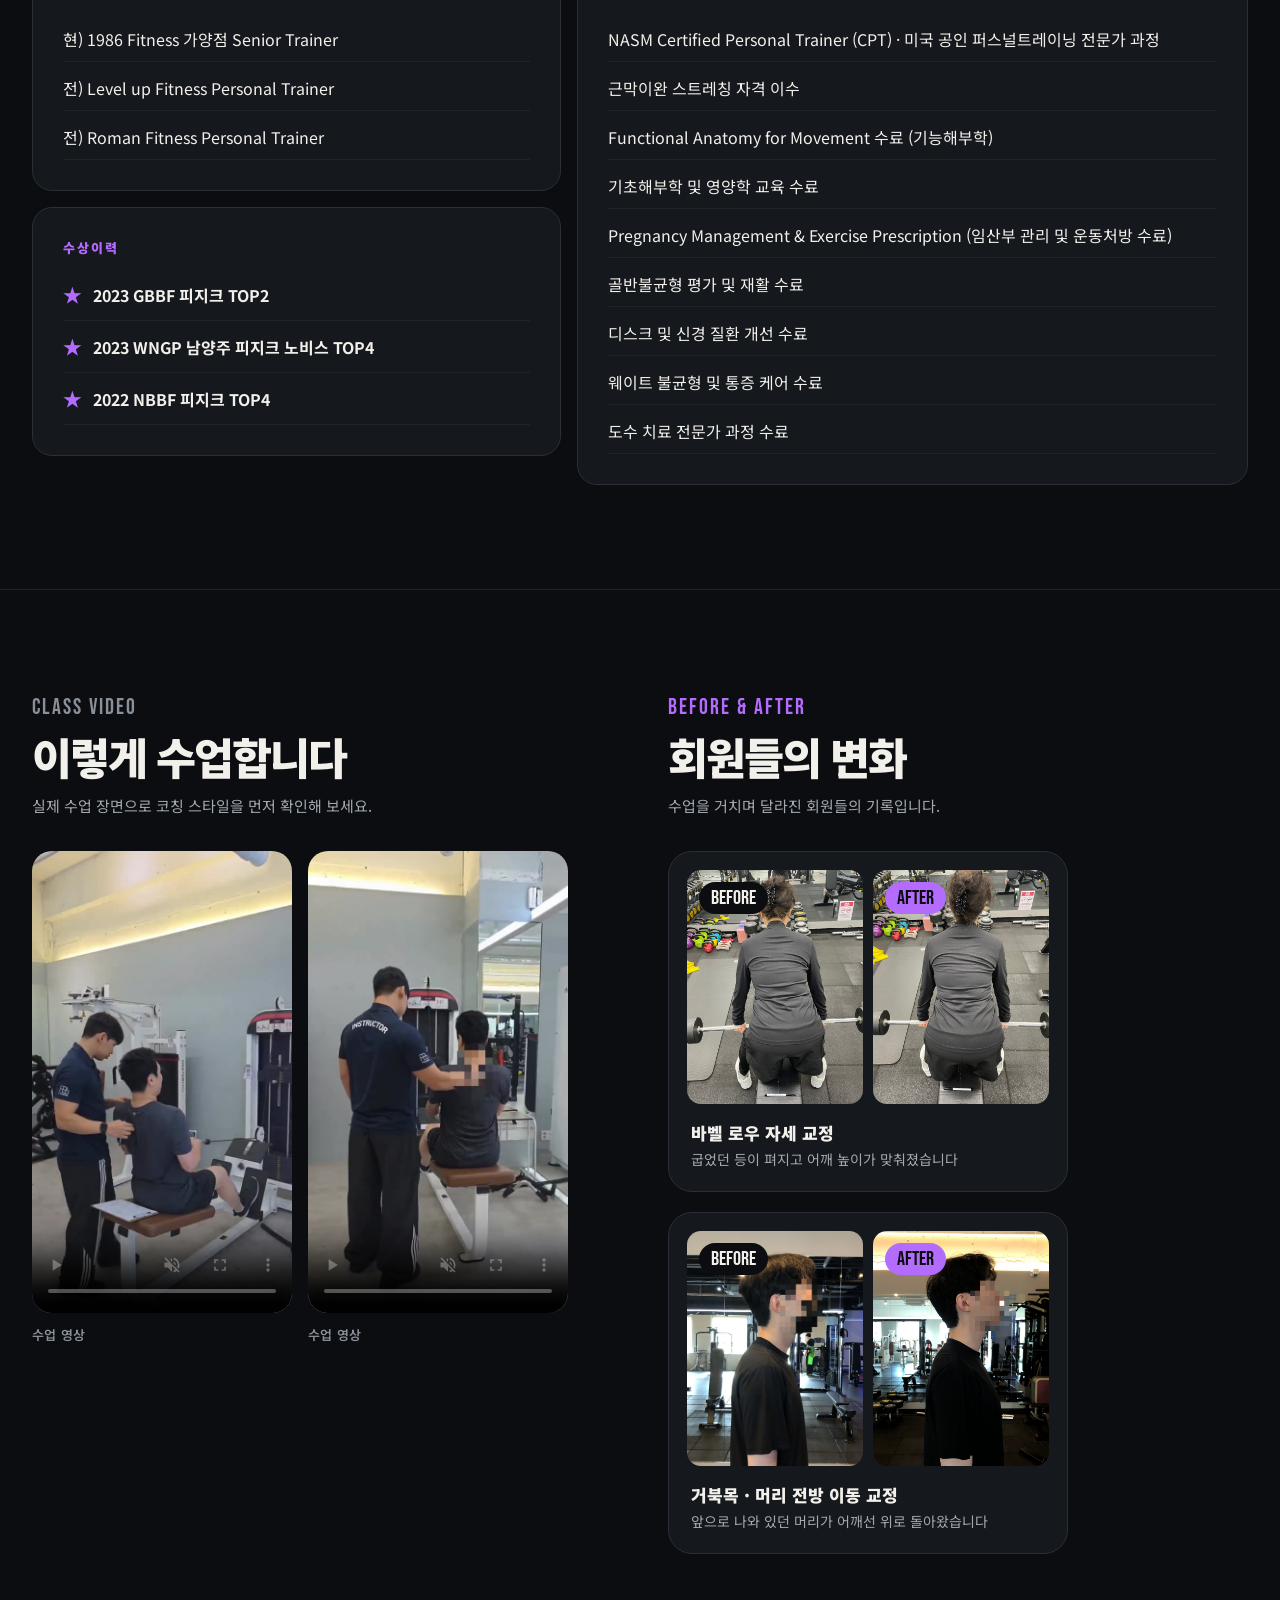
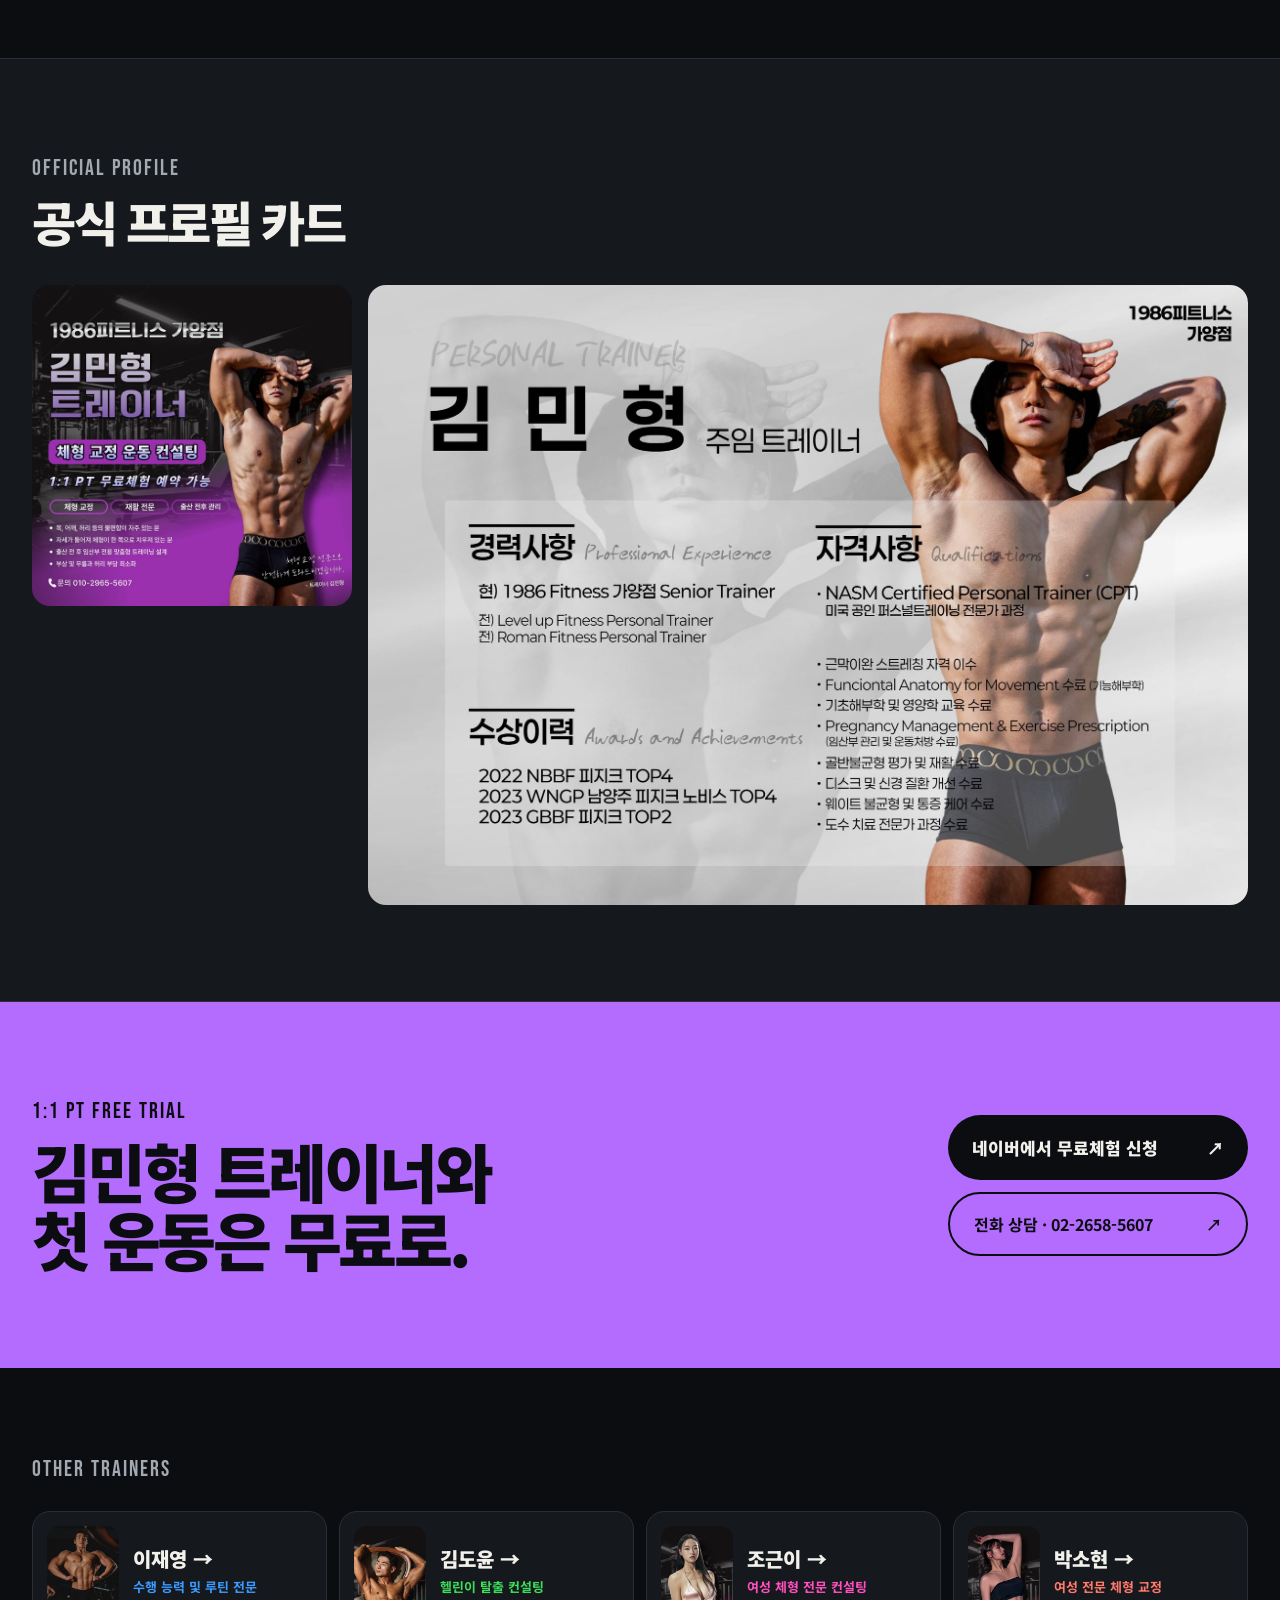
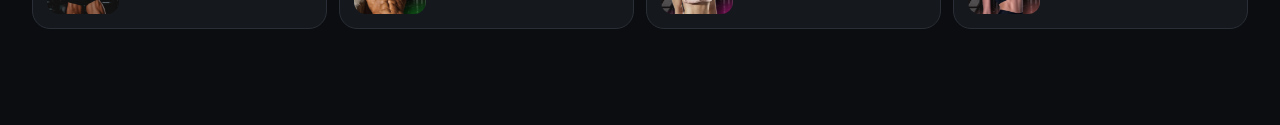
<file: v2/trainer-kimminhyung.html>
<!doctype html>
<html lang="ko">
<head>
<meta charset="utf-8">
<meta name="viewport" content="width=1440">
<title>김민형 트레이너 | 1986피트니스 가양점 PT</title>
<meta name="description" content="1986피트니스 가양점 김민형 트레이너 — 전문 분야, 이력과 자격, 실제 수업 영상과 회원 Before & After를 확인하세요.">
<link rel="canonical" href="https://1986-fitness-gayang.github.io/trainer-kimminhyung.html">
<link rel="icon" href="favicon.svg" type="image/svg+xml">
<meta property="og:site_name" content="1986피트니스 가양점">
<meta property="og:title" content="김민형 트레이너 | 1986피트니스 가양점 PT">
<meta property="og:description" content="1986피트니스 가양점 김민형 트레이너 — 전문 분야, 이력과 자격, 실제 수업 영상과 회원 Before & After를 확인하세요.">
<meta property="og:type" content="website">
<meta property="og:url" content="https://1986-fitness-gayang.github.io/trainer-kimminhyung.html">
<meta property="og:image" content="https://1986-fitness-gayang.github.io/og.jpg">
<meta property="og:image:width" content="1200">
<meta property="og:image:height" content="630">
<meta name="twitter:card" content="summary_large_image">
<meta name="theme-color" content="#0b0d10">

<link rel="preconnect" href="https://fonts.googleapis.com">
<link href="https://fonts.googleapis.com/css2?family=Bebas+Neue&amp;family=Noto+Sans+KR:wght@400;500;700;900&amp;display=swap" rel="stylesheet">
<style>
body{margin:0;background:#0b0d10}
a{color:#f2f0eb}a:hover{opacity:.85}
</style>
<style>img, video { max-width: 100%; }</style>
</head>
<body>


<div style="background: #0b0d10; color: #f2f0eb; font-family: 'Noto Sans KR', sans-serif; width: 100%; overflow: hidden;">

<!-- 상단 바 -->
<div style="border-bottom: 1px solid #2a2f37;">
<div style="max-width: 1280px; margin: 0 auto; padding: 18px 32px; display: flex; flex-wrap: wrap; align-items: center; justify-content: space-between; gap: 16px;">
<a href="index.html" style="text-decoration: none; font-size: 15px; font-weight: 700; display: inline-flex; align-items: center; min-height: 44px;">← 메인으로</a>
<a href="index.html" style="text-decoration: none; display: flex; align-items: center; gap: 10px;"><span style="font-family: 'Bebas Neue', sans-serif; font-size: 34px; line-height: 1;">1986</span><span style="font-size: 10px; font-weight: 700; letter-spacing: 3px; line-height: 1.3;">FITNESS<br>GAYANG</span></a>
<a href="https://map.naver.com/p/entry/place/37769368?placePath=%3Fentry%3Dpll%26from%3Dnx%26fromNxList%3Dtrue&amp;placeSearchOption=entry%3Dpll%26fromNxList%3Dtrue&amp;searchType=place" target="_blank" rel="noopener" style="text-decoration: none; background: #b46cff; color: #0b0d10; font-weight: 900; font-size: 15px; padding: 14px 22px; min-height: 44px; box-sizing: border-box; display: inline-flex; align-items: center; border-radius: 999px;">무료체험 신청 ↗</a>
</div>
</div>

<!-- 히어로 -->
<div style="position: relative;">
<div aria-hidden="true" style="position: absolute; right: -10%; top: 10%; width: 60%; height: 90%; background: radial-gradient(closest-side, rgba(180,108,255,0.28), rgba(11,13,16,0));"></div>
<div style="position: relative; max-width: 1280px; margin: 0 auto; padding: 64px 32px 96px; display: flex; flex-wrap: wrap; gap: 48px; align-items: center;">
<div style="flex: 999 1 520px; min-width: 0; display: flex; flex-direction: column; gap: 26px;">
<span style="font-family: 'Bebas Neue', sans-serif; font-size: 24px; letter-spacing: 2px; color: #b46cff;">TRAINER 01 / 05 · SENIOR TRAINER</span>
<div style="display: flex; flex-wrap: wrap; align-items: baseline; gap: 16px;">
<h1 style="margin: 0; font-size: clamp(76px, 10vw, 140px); font-weight: 900; line-height: 0.95; letter-spacing: -0.06em;">김민형</h1>
<span style="font-size: 26px; font-weight: 700; color: #a3a9b1;">주임 트레이너</span>
</div>
<span style="align-self: flex-start; background: #b46cff; color: #0b0d10; font-size: clamp(22px, 2.4vw, 30px); font-weight: 900; padding: 14px 24px; border-radius: 16px; letter-spacing: -0.03em;">체형 교정 운동 컨설팅</span>
<p style="margin: 0; font-size: 22px; line-height: 1.6; font-weight: 500; color: #d8dbe0;">“체형 교정 전문으로 안전하게 도와드리겠습니다.”</p>
<div style="display: flex; flex-wrap: wrap; gap: 8px;">
<span style="border: 1.5px solid #b46cff; color: #f2f0eb; font-size: 16px; font-weight: 700; padding: 10px 18px; border-radius: 999px;">체형 교정</span><span style="border: 1.5px solid #b46cff; color: #f2f0eb; font-size: 16px; font-weight: 700; padding: 10px 18px; border-radius: 999px;">재활 전문</span><span style="border: 1.5px solid #b46cff; color: #f2f0eb; font-size: 16px; font-weight: 700; padding: 10px 18px; border-radius: 999px;">출산 전후 관리</span>
</div>
<div style="display: flex; flex-wrap: wrap; gap: 12px; padding-top: 6px;">
<a href="https://map.naver.com/p/entry/place/37769368?placePath=%3Fentry%3Dpll%26from%3Dnx%26fromNxList%3Dtrue&amp;placeSearchOption=entry%3Dpll%26fromNxList%3Dtrue&amp;searchType=place" target="_blank" rel="noopener" style="text-decoration: none; background: #b46cff; color: #0b0d10; font-weight: 900; font-size: 17px; padding: 18px 26px; min-height: 44px; box-sizing: border-box; display: inline-flex; align-items: center; gap: 12px; border-radius: 999px;">1:1 PT 무료체험 신청 ↗</a>
<a href="tel:0226585607" style="text-decoration: none; border: 1px solid #3a4049; color: #f2f0eb; font-weight: 700; font-size: 16px; padding: 18px 24px; min-height: 44px; box-sizing: border-box; display: inline-flex; align-items: center; border-radius: 999px;">전화 상담</a>
<a href="https://blog.naver.com/ibeatcancer" target="_blank" rel="noopener" style="text-decoration: none; border: 1px solid #3a4049; color: #f2f0eb; font-weight: 700; font-size: 16px; padding: 18px 24px; min-height: 44px; box-sizing: border-box; display: inline-flex; align-items: center; border-radius: 999px;">트레이너 블로그 ↗</a>
</div>
</div>
<div style="flex: 1 1 360px; min-width: 0; max-width: 520px; position: relative;">
<div style="aspect-ratio: 1000 / 1451; border-radius: 28px; overflow: hidden; background: #15181d; box-shadow: 0 0 0 1px #2a2f37;">
<img src="assets/1467ae23a3048441b3380972af27ce56.jpg" alt="김민형 트레이너 프로필 사진" style="width: 100%; height: 100%; object-fit: cover; display: block;">
</div>
<span aria-hidden="true" style="position: absolute; left: -18px; bottom: -24px; font-family: 'Bebas Neue', sans-serif; font-size: 150px; line-height: 0.8; color: transparent; -webkit-text-stroke: 2px #b46cff;">01</span>
</div>
</div>
</div>

<!-- 이런 분께 추천 -->
<div style="background: #f2f0eb; color: #0b0d10;">
<div style="max-width: 1280px; margin: 0 auto; padding: 104px 32px; display: flex; flex-direction: column; gap: 40px;">
<div style="display: flex; flex-direction: column; gap: 12px;"><span style="font-family: 'Bebas Neue', sans-serif; font-size: 22px; letter-spacing: 2px; color: #5a5f66;">RECOMMENDED FOR</span><h2 style="margin: 0; font-size: clamp(38px, 5vw, 60px); font-weight: 900; line-height: 1.1; letter-spacing: -0.05em;">이런 분께 추천해요</h2></div>
<div style="display: grid; grid-template-columns: repeat(auto-fit, minmax(260px, 1fr)); gap: 16px;">

<div style="background: #ffffff; border-radius: 20px; padding: 28px 26px; display: flex; flex-direction: column; gap: 18px; border: 1px solid #e0ddd5;">
<span style="width: 44px; height: 44px; border-radius: 50%; background: #0b0d10; color: #b46cff; font-family: 'Bebas Neue', sans-serif; font-size: 22px; display: flex; align-items: center; justify-content: center;">01</span>
<span style="font-size: 18px; font-weight: 700; line-height: 1.55; letter-spacing: -0.02em;">목, 어깨, 허리 등의 불편함이 자주 있는 분</span>
</div>

<div style="background: #ffffff; border-radius: 20px; padding: 28px 26px; display: flex; flex-direction: column; gap: 18px; border: 1px solid #e0ddd5;">
<span style="width: 44px; height: 44px; border-radius: 50%; background: #0b0d10; color: #b46cff; font-family: 'Bebas Neue', sans-serif; font-size: 22px; display: flex; align-items: center; justify-content: center;">02</span>
<span style="font-size: 18px; font-weight: 700; line-height: 1.55; letter-spacing: -0.02em;">자세가 틀어져 체형이 한쪽으로 치우쳐 있는 분</span>
</div>

<div style="background: #ffffff; border-radius: 20px; padding: 28px 26px; display: flex; flex-direction: column; gap: 18px; border: 1px solid #e0ddd5;">
<span style="width: 44px; height: 44px; border-radius: 50%; background: #0b0d10; color: #b46cff; font-family: 'Bebas Neue', sans-serif; font-size: 22px; display: flex; align-items: center; justify-content: center;">03</span>
<span style="font-size: 18px; font-weight: 700; line-height: 1.55; letter-spacing: -0.02em;">출산 전후 임산부 전용 맞춤형 트레이닝이 필요한 분</span>
</div>

<div style="background: #ffffff; border-radius: 20px; padding: 28px 26px; display: flex; flex-direction: column; gap: 18px; border: 1px solid #e0ddd5;">
<span style="width: 44px; height: 44px; border-radius: 50%; background: #0b0d10; color: #b46cff; font-family: 'Bebas Neue', sans-serif; font-size: 22px; display: flex; align-items: center; justify-content: center;">04</span>
<span style="font-size: 18px; font-weight: 700; line-height: 1.55; letter-spacing: -0.02em;">부상 걱정 없이 무릎과 허리 부담을 최소화하고 싶은 분</span>
</div>

</div>
</div>
</div>

<!-- 이력 -->
<div style="max-width: 1280px; margin: 0 auto; padding: 104px 32px; display: flex; flex-direction: column; gap: 44px;">
<div style="display: flex; flex-direction: column; gap: 12px;"><span style="font-family: 'Bebas Neue', sans-serif; font-size: 22px; letter-spacing: 2px; color: #a3a9b1;">PROFILE</span><h2 style="margin: 0; font-size: clamp(38px, 5vw, 60px); font-weight: 900; line-height: 1.1; letter-spacing: -0.05em;">경력 · 수상 · 자격</h2></div>
<div style="display: flex; flex-wrap: wrap; gap: 16px; align-items: stretch;">
<div style="flex: 1 1 340px; min-width: 0; display: flex; flex-direction: column; gap: 16px;">
<div style="background: #15181d; border: 1px solid #2a2f37; border-radius: 20px; padding: 30px; display: flex; flex-direction: column; gap: 4px;">
<span style="font-size: 13px; font-weight: 900; letter-spacing: 2px; color: #b46cff; padding-bottom: 12px;">경력사항</span>
<span style="font-size: 16px; line-height: 1.5; padding: 10px 0; border-bottom: 1px solid #1f242b;">현) 1986 Fitness 가양점 Senior Trainer</span><span style="font-size: 16px; line-height: 1.5; padding: 10px 0; border-bottom: 1px solid #1f242b;">전) Level up Fitness Personal Trainer</span><span style="font-size: 16px; line-height: 1.5; padding: 10px 0; border-bottom: 1px solid #1f242b;">전) Roman Fitness Personal Trainer</span>
</div>

<div style="background: #15181d; border: 1px solid #2a2f37; border-radius: 20px; padding: 30px; display: flex; flex-direction: column; gap: 4px;">
<span style="font-size: 13px; font-weight: 900; letter-spacing: 2px; color: #b46cff; padding-bottom: 12px;">수상이력</span>
<span style="font-size: 16px; font-weight: 700; line-height: 1.5; padding: 10px 0; border-bottom: 1px solid #1f242b; display: flex; gap: 12px; align-items: baseline;"><span style="font-family: 'Bebas Neue', sans-serif; font-size: 18px; color: #b46cff;">★</span>2023 GBBF 피지크 TOP2</span><span style="font-size: 16px; font-weight: 700; line-height: 1.5; padding: 10px 0; border-bottom: 1px solid #1f242b; display: flex; gap: 12px; align-items: baseline;"><span style="font-family: 'Bebas Neue', sans-serif; font-size: 18px; color: #b46cff;">★</span>2023 WNGP 남양주 피지크 노비스 TOP4</span><span style="font-size: 16px; font-weight: 700; line-height: 1.5; padding: 10px 0; border-bottom: 1px solid #1f242b; display: flex; gap: 12px; align-items: baseline;"><span style="font-family: 'Bebas Neue', sans-serif; font-size: 18px; color: #b46cff;">★</span>2022 NBBF 피지크 TOP4</span>
</div>

</div>
<div style="flex: 1 1 420px; min-width: 0; background: #15181d; border: 1px solid #2a2f37; border-radius: 20px; padding: 30px; display: flex; flex-direction: column; gap: 4px;">
<span style="font-size: 13px; font-weight: 900; letter-spacing: 2px; color: #b46cff; padding-bottom: 12px;">자격사항</span>
<span style="font-size: 16px; line-height: 1.5; padding: 10px 0; border-bottom: 1px solid #1f242b;">NASM Certified Personal Trainer (CPT) · 미국 공인 퍼스널트레이닝 전문가 과정</span><span style="font-size: 16px; line-height: 1.5; padding: 10px 0; border-bottom: 1px solid #1f242b;">근막이완 스트레칭 자격 이수</span><span style="font-size: 16px; line-height: 1.5; padding: 10px 0; border-bottom: 1px solid #1f242b;">Functional Anatomy for Movement 수료 (기능해부학)</span><span style="font-size: 16px; line-height: 1.5; padding: 10px 0; border-bottom: 1px solid #1f242b;">기초해부학 및 영양학 교육 수료</span><span style="font-size: 16px; line-height: 1.5; padding: 10px 0; border-bottom: 1px solid #1f242b;">Pregnancy Management & Exercise Prescription (임산부 관리 및 운동처방 수료)</span><span style="font-size: 16px; line-height: 1.5; padding: 10px 0; border-bottom: 1px solid #1f242b;">골반불균형 평가 및 재활 수료</span><span style="font-size: 16px; line-height: 1.5; padding: 10px 0; border-bottom: 1px solid #1f242b;">디스크 및 신경 질환 개선 수료</span><span style="font-size: 16px; line-height: 1.5; padding: 10px 0; border-bottom: 1px solid #1f242b;">웨이트 불균형 및 통증 케어 수료</span><span style="font-size: 16px; line-height: 1.5; padding: 10px 0; border-bottom: 1px solid #1f242b;">도수 치료 전문가 과정 수료</span>
</div>
</div>
</div>

<!-- 수업 영상 -->

<div style="background: #0b0d10; color: #f2f0eb; border-top: 1px solid #1f242b;">
<div style="max-width: 1280px; margin: 0 auto; padding: 104px 32px; display: flex; flex-wrap: wrap; gap: 56px; align-items: flex-start;">

<div style="flex: 1 1 420px; min-width: 0; display: flex; flex-direction: column; gap: 32px;">
<div style="display: flex; flex-direction: column; gap: 12px;"><span style="font-family: 'Bebas Neue', sans-serif; font-size: 22px; letter-spacing: 2px; color: #8a9099;">CLASS VIDEO</span><h2 style="margin: 0; font-size: clamp(32px, 3.4vw, 46px); font-weight: 900; line-height: 1.12; letter-spacing: -0.045em;">이렇게 수업합니다</h2><p style="margin: 0; font-size: 15px; line-height: 1.7; color: #a3a9b1;">실제 수업 장면으로 코칭 스타일을 먼저 확인해 보세요.</p></div>
<div style="display: grid; grid-template-columns: repeat(auto-fit, minmax(200px, 260px)); gap: 16px; justify-content: start;">

<div style="display: flex; flex-direction: column; gap: 12px;"><div style="aspect-ratio: 9 / 16; border-radius: 20px; overflow: hidden; background: #0b0d10;"><video src="assets/2f6cb528cc9fb0a10edc2f332d76fe2c.mp4" poster="assets/f925a2d81a2b73bba4de1f9a715c8e9f.jpg" controls="controls" playsinline="playsinline" autoplay="autoplay" loop="loop" muted="muted" preload="metadata" aria-label="수업 영상" style="width: 100%; height: 100%; object-fit: cover; display: block;"></video></div><span style="font-size: 13px; font-weight: 600; color: #8a9099; letter-spacing: 0.02em;">수업 영상</span></div>

<div style="display: flex; flex-direction: column; gap: 12px;"><div style="aspect-ratio: 9 / 16; border-radius: 20px; overflow: hidden; background: #0b0d10;"><video src="assets/d7b0a9f882b16134d22a7cae9ef64521.mp4" poster="assets/2c79cd2abab5380230bbcd9378582f35.jpg" controls="controls" playsinline="playsinline" autoplay="autoplay" loop="loop" muted="muted" preload="metadata" aria-label="수업 영상" style="width: 100%; height: 100%; object-fit: cover; display: block;"></video></div><span style="font-size: 13px; font-weight: 600; color: #8a9099; letter-spacing: 0.02em;">수업 영상</span></div>

</div>
</div>


<div style="flex: 1 1 420px; min-width: 0; display: flex; flex-direction: column; gap: 32px;">
<div style="display: flex; flex-direction: column; gap: 12px;"><span style="font-family: 'Bebas Neue', sans-serif; font-size: 22px; letter-spacing: 2px; color: #b46cff;">BEFORE &amp; AFTER</span><h2 style="margin: 0; font-size: clamp(32px, 3.4vw, 46px); font-weight: 900; line-height: 1.12; letter-spacing: -0.045em;">회원들의 변화</h2><p style="margin: 0; font-size: 15px; line-height: 1.7; color: #a3a9b1;">수업을 거치며 달라진 회원들의 기록입니다.</p></div>
<div style="display: grid; grid-template-columns: repeat(auto-fit, minmax(300px, 400px)); gap: 20px; justify-content: start;">

<div style="background: #15181d; border: 1px solid #2a2f37; border-radius: 24px; padding: 18px; display: flex; flex-direction: column; gap: 16px;">
<div style="display: grid; grid-template-columns: repeat(2, minmax(0, 1fr)); gap: 10px;">
<div style="aspect-ratio: 3 / 4; border-radius: 14px; overflow: hidden; background: #1d2128; position: relative;"><img src="assets/557c6fb42e9d732bec471c0722fa55f5.jpg" alt="바벨 로우 자세 교정 교정 전" style="width: 100%; height: 100%; object-fit: cover; object-position: center 42%; display: block;"><span style="position: absolute; left: 12px; top: 12px; background: #0b0d10; color: #f2f0eb; font-family: 'Bebas Neue', sans-serif; font-size: 20px; padding: 4px 12px; border-radius: 999px;">BEFORE</span></div>
<div style="aspect-ratio: 3 / 4; border-radius: 14px; overflow: hidden; background: #1d2128; position: relative;"><img src="assets/5b25ead23087177002098167407a7058.jpg" alt="바벨 로우 자세 교정 교정 후" style="width: 100%; height: 100%; object-fit: cover; object-position: center 42%; display: block;"><span style="position: absolute; left: 12px; top: 12px; background: #b46cff; color: #0b0d10; font-family: 'Bebas Neue', sans-serif; font-size: 20px; padding: 4px 12px; border-radius: 999px;">AFTER</span></div>
</div>
<div style="display: flex; flex-direction: column; gap: 4px; padding: 0 4px 4px;"><span style="font-size: 17px; font-weight: 900;">바벨 로우 자세 교정</span><span style="font-size: 14px; color: #a3a9b1;">굽었던 등이 펴지고 어깨 높이가 맞춰졌습니다</span></div>
</div>

<div style="background: #15181d; border: 1px solid #2a2f37; border-radius: 24px; padding: 18px; display: flex; flex-direction: column; gap: 16px;">
<div style="display: grid; grid-template-columns: repeat(2, minmax(0, 1fr)); gap: 10px;">
<div style="aspect-ratio: 3 / 4; border-radius: 14px; overflow: hidden; background: #1d2128; position: relative;"><img src="assets/f02a9c840e3bda9b74ffd0da5f235027.jpg" alt="거북목 · 머리 전방 이동 교정 교정 전" style="width: 100%; height: 100%; object-fit: cover; object-position: center 32%; display: block;"><span style="position: absolute; left: 12px; top: 12px; background: #0b0d10; color: #f2f0eb; font-family: 'Bebas Neue', sans-serif; font-size: 20px; padding: 4px 12px; border-radius: 999px;">BEFORE</span></div>
<div style="aspect-ratio: 3 / 4; border-radius: 14px; overflow: hidden; background: #1d2128; position: relative;"><img src="assets/6f5c8297db092bfc392defb361872577.jpg" alt="거북목 · 머리 전방 이동 교정 교정 후" style="width: 100%; height: 100%; object-fit: cover; object-position: center 32%; display: block;"><span style="position: absolute; left: 12px; top: 12px; background: #b46cff; color: #0b0d10; font-family: 'Bebas Neue', sans-serif; font-size: 20px; padding: 4px 12px; border-radius: 999px;">AFTER</span></div>
</div>
<div style="display: flex; flex-direction: column; gap: 4px; padding: 0 4px 4px;"><span style="font-size: 17px; font-weight: 900;">거북목 · 머리 전방 이동 교정</span><span style="font-size: 14px; color: #a3a9b1;">앞으로 나와 있던 머리가 어깨선 위로 돌아왔습니다</span></div>
</div>

</div>
</div>

</div>
</div>


<!-- 공식 프로필 카드 -->
<div style="background: #15181d; border-top: 1px solid #2a2f37; border-bottom: 1px solid #2a2f37;">
<div style="max-width: 1280px; margin: 0 auto; padding: 96px 32px; display: flex; flex-direction: column; gap: 36px;">
<div style="display: flex; flex-direction: column; gap: 12px;"><span style="font-family: 'Bebas Neue', sans-serif; font-size: 22px; letter-spacing: 2px; color: #a3a9b1;">OFFICIAL PROFILE</span><h2 style="margin: 0; font-size: clamp(32px, 4vw, 48px); font-weight: 900; line-height: 1.15; letter-spacing: -0.05em;">공식 프로필 카드</h2></div>
<div style="display: flex; flex-wrap: wrap; gap: 16px; align-items: flex-start;">
<img src="assets/50c00d3d3e0e331e836ec5936f77be86.jpg" alt="김민형 트레이너 홍보 포스터 — 체형 교정 운동 컨설팅" style="flex: 1 1 320px; min-width: 0; max-width: 460px; width: 100%; border-radius: 18px; display: block;">
<img src="assets/cd189932643a4e47a362ff3d506381cc.jpg" alt="김민형 트레이너 이력 카드" style="flex: 999 1 480px; min-width: 0; width: 100%; border-radius: 18px; display: block;">
</div>
</div>
</div>

<!-- CTA -->
<div style="background: #b46cff; color: #0b0d10;">
<div style="max-width: 1280px; margin: 0 auto; padding: 96px 32px; display: flex; flex-wrap: wrap; justify-content: space-between; align-items: center; gap: 32px;">
<div style="display: flex; flex-direction: column; gap: 12px;">
<span style="font-family: 'Bebas Neue', sans-serif; font-size: 22px; letter-spacing: 2px;">1:1 PT FREE TRIAL</span>
<h2 style="margin: 0; font-size: clamp(36px, 5vw, 66px); font-weight: 900; line-height: 1.05; letter-spacing: -0.055em;">김민형 트레이너와<br>첫 운동은 무료로.</h2>
</div>
<div style="display: flex; flex-direction: column; gap: 12px; min-width: 300px;">
<a href="https://map.naver.com/p/entry/place/37769368?placePath=%3Fentry%3Dpll%26from%3Dnx%26fromNxList%3Dtrue&amp;placeSearchOption=entry%3Dpll%26fromNxList%3Dtrue&amp;searchType=place" target="_blank" rel="noopener" style="text-decoration: none; background: #0b0d10; color: #f2f0eb; font-weight: 900; font-size: 17px; padding: 20px 24px; min-height: 44px; box-sizing: border-box; display: flex; justify-content: space-between; align-items: center; border-radius: 999px;"><span>네이버에서 무료체험 신청</span><span>↗</span></a>
<a href="tel:0226585607" style="text-decoration: none; border: 2px solid #0b0d10; color: #0b0d10; font-weight: 700; font-size: 16px; padding: 18px 24px; min-height: 44px; box-sizing: border-box; display: flex; justify-content: space-between; align-items: center; border-radius: 999px;"><span>전화 상담 · 02-2658-5607</span><span>↗</span></a>
</div>
</div>
</div>

<!-- 다른 트레이너 -->
<div style="max-width: 1280px; margin: 0 auto; padding: 88px 32px 96px; display: flex; flex-direction: column; gap: 28px;">
<span style="font-family: 'Bebas Neue', sans-serif; font-size: 22px; letter-spacing: 2px; color: #a3a9b1;">OTHER TRAINERS</span>
<div style="display: grid; grid-template-columns: repeat(auto-fit, minmax(220px, 1fr)); gap: 12px;">
<a href="trainer-leejaeyoung.html" style="text-decoration: none; background: #15181d; border: 1px solid #2a2f37; border-radius: 18px; padding: 14px; display: flex; gap: 14px; align-items: center;"><img src="assets/89b6f83964dbc3a0aca5c5ab7139cd06.jpg" alt="" style="width: 72px; height: 88px; object-fit: cover; object-position: top; border-radius: 12px;"><span style="display: flex; flex-direction: column; gap: 4px;"><span style="font-size: 20px; font-weight: 900;">이재영 →</span><span style="font-size: 13px; color: #3b9bff; font-weight: 700;">수행 능력 및 루틴 전문</span></span></a>
<a href="trainer-kimdoyoon.html" style="text-decoration: none; background: #15181d; border: 1px solid #2a2f37; border-radius: 18px; padding: 14px; display: flex; gap: 14px; align-items: center;"><img src="assets/9cea024ac71cc30bb326b3fdaf38dd5d.jpg" alt="" style="width: 72px; height: 88px; object-fit: cover; object-position: top; border-radius: 12px;"><span style="display: flex; flex-direction: column; gap: 4px;"><span style="font-size: 20px; font-weight: 900;">김도윤 →</span><span style="font-size: 13px; color: #3ddc5a; font-weight: 700;">헬린이 탈출 컨설팅</span></span></a>
<a href="trainer-jogeunyi.html" style="text-decoration: none; background: #15181d; border: 1px solid #2a2f37; border-radius: 18px; padding: 14px; display: flex; gap: 14px; align-items: center;"><img src="assets/7f384e7389bac3af3efd849ac694a4d0.jpg" alt="" style="width: 72px; height: 88px; object-fit: cover; object-position: top; border-radius: 12px;"><span style="display: flex; flex-direction: column; gap: 4px;"><span style="font-size: 20px; font-weight: 900;">조근이 →</span><span style="font-size: 13px; color: #ff4fbf; font-weight: 700;">여성 체형 전문 컨설팅</span></span></a>
<a href="trainer-parksohyun.html" style="text-decoration: none; background: #15181d; border: 1px solid #2a2f37; border-radius: 18px; padding: 14px; display: flex; gap: 14px; align-items: center;"><img src="assets/c7adf31a9752fa56dbe19267715db796.jpg" alt="" style="width: 72px; height: 88px; object-fit: cover; object-position: top; border-radius: 12px;"><span style="display: flex; flex-direction: column; gap: 4px;"><span style="font-size: 20px; font-weight: 900;">박소현 →</span><span style="font-size: 13px; color: #ff7a6b; font-weight: 700;">여성 전문 체형 교정</span></span></a>
</div>
</div>

</div>



<script>
(function () {
  function soften() { document.querySelectorAll('video').forEach(function (v) { v.volume = 0.15; }); }
  soften(); setTimeout(soften, 1000);
})();
</script>
</body>
</html>
</file>
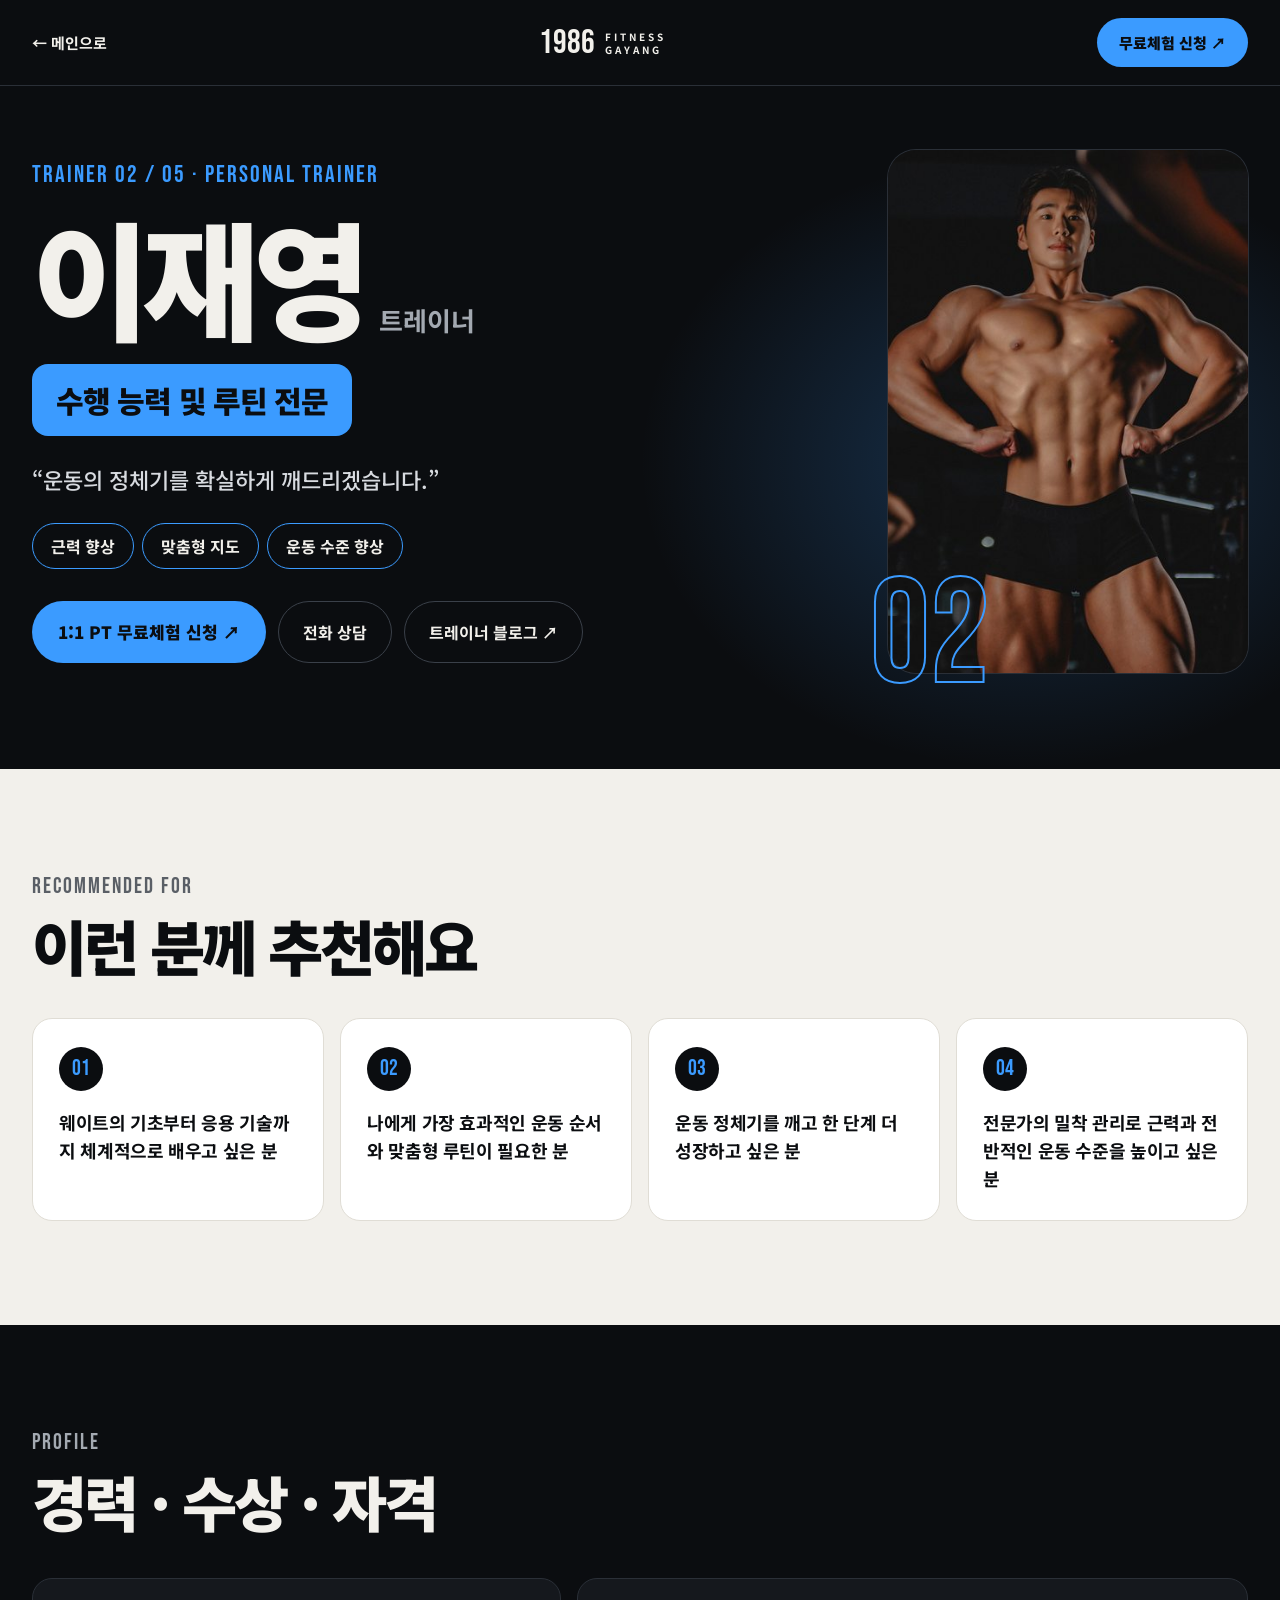
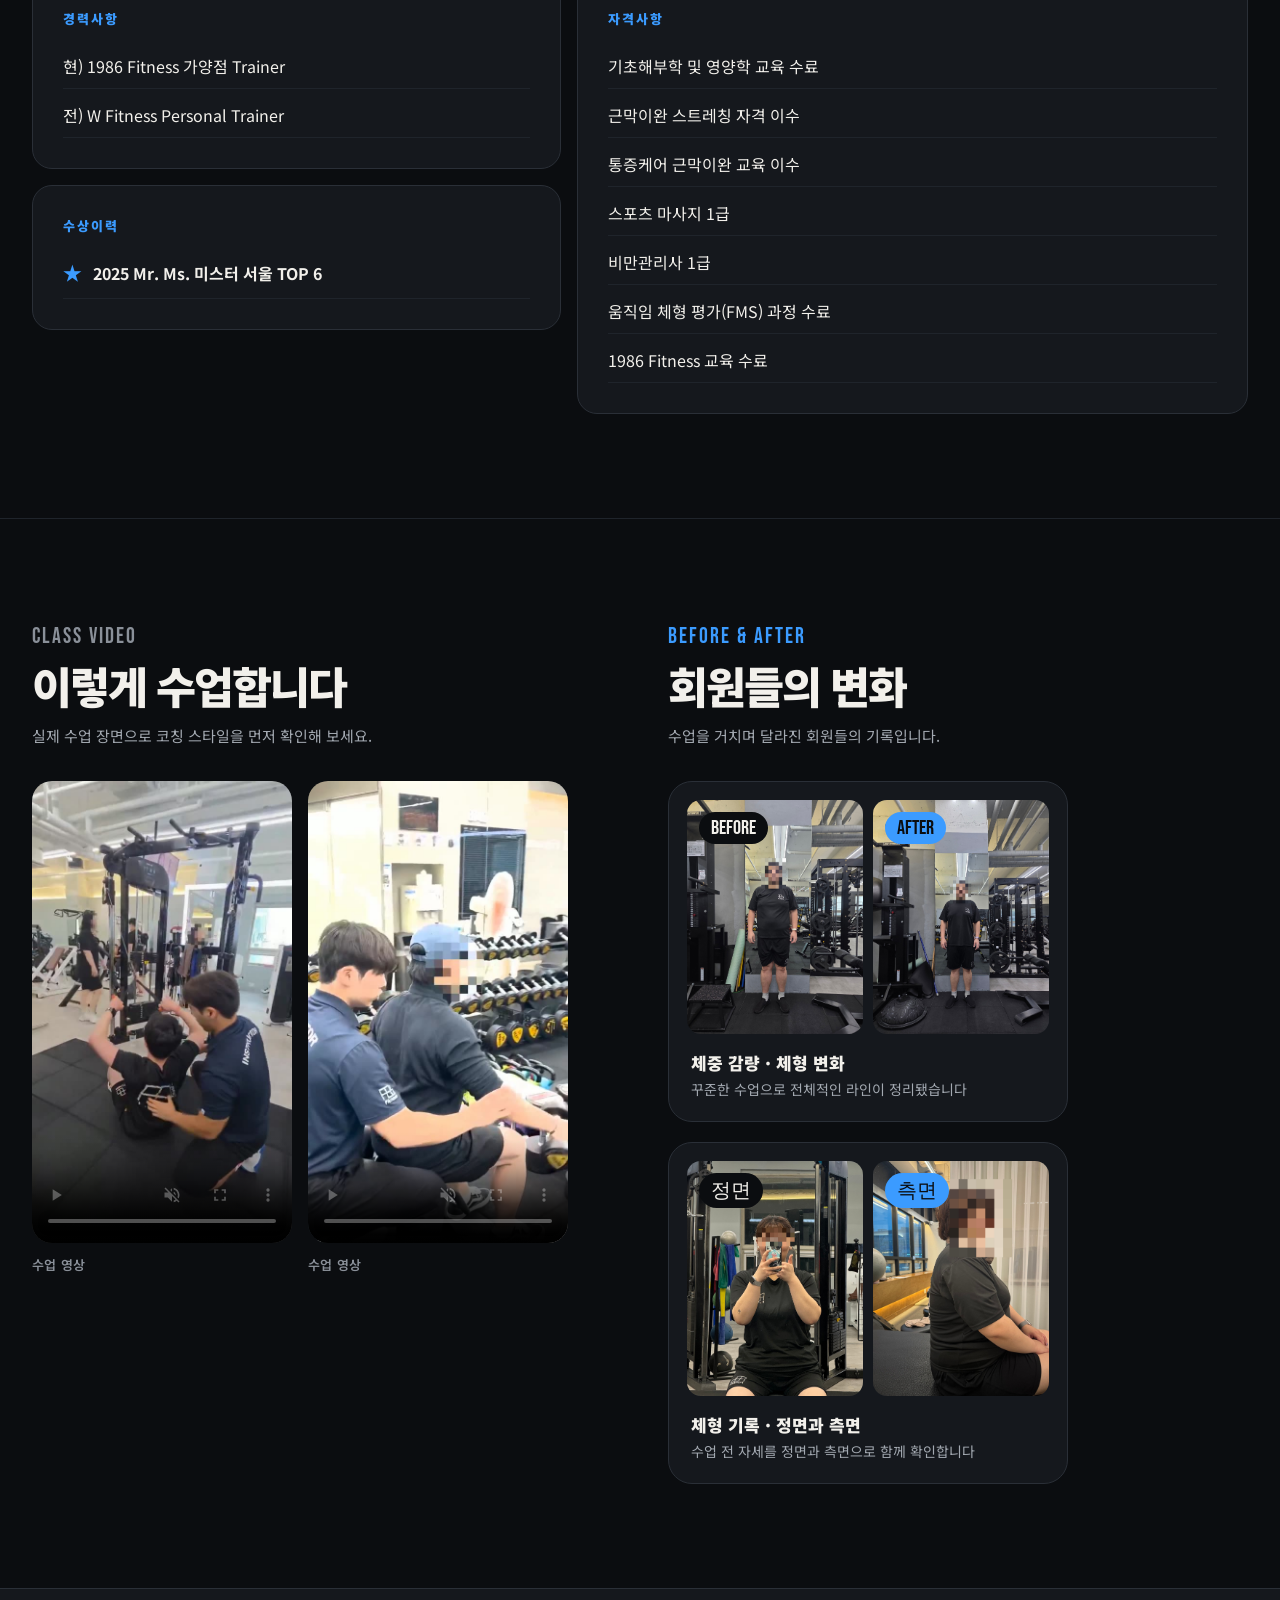
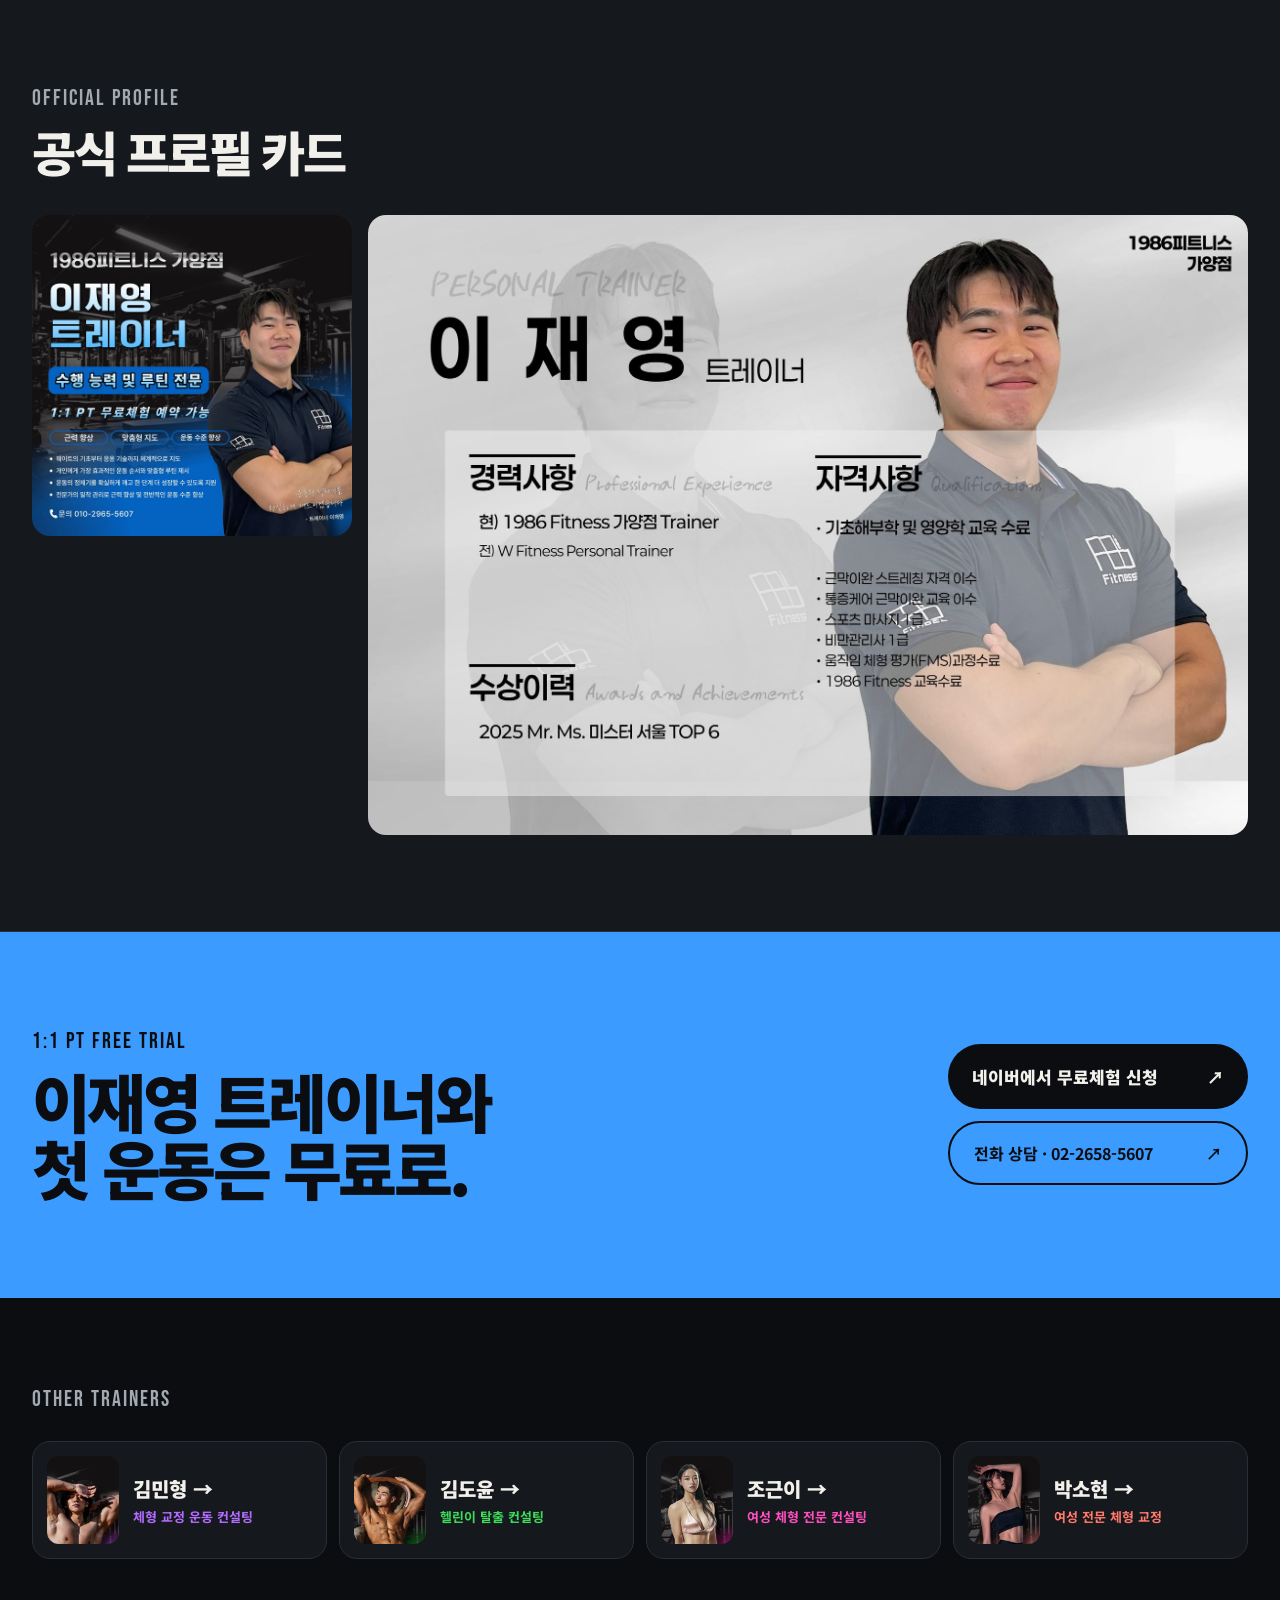
<file: v2/trainer-leejaeyoung.html>
<!doctype html>
<html lang="ko">
<head>
<meta charset="utf-8">
<meta name="viewport" content="width=1440">
<title>이재영 트레이너 | 1986피트니스 가양점 PT</title>
<meta name="description" content="1986피트니스 가양점 이재영 트레이너 — 전문 분야, 이력과 자격, 실제 수업 영상과 회원 Before & After를 확인하세요.">
<link rel="canonical" href="https://1986-fitness-gayang.github.io/trainer-leejaeyoung.html">
<link rel="icon" href="favicon.svg" type="image/svg+xml">
<meta property="og:site_name" content="1986피트니스 가양점">
<meta property="og:title" content="이재영 트레이너 | 1986피트니스 가양점 PT">
<meta property="og:description" content="1986피트니스 가양점 이재영 트레이너 — 전문 분야, 이력과 자격, 실제 수업 영상과 회원 Before & After를 확인하세요.">
<meta property="og:type" content="website">
<meta property="og:url" content="https://1986-fitness-gayang.github.io/trainer-leejaeyoung.html">
<meta property="og:image" content="https://1986-fitness-gayang.github.io/og.jpg">
<meta property="og:image:width" content="1200">
<meta property="og:image:height" content="630">
<meta name="twitter:card" content="summary_large_image">
<meta name="theme-color" content="#0b0d10">

<link rel="preconnect" href="https://fonts.googleapis.com">
<link href="https://fonts.googleapis.com/css2?family=Bebas+Neue&amp;family=Noto+Sans+KR:wght@400;500;700;900&amp;display=swap" rel="stylesheet">
<style>
body{margin:0;background:#0b0d10}
a{color:#f2f0eb}a:hover{opacity:.85}
</style>
<style>img, video { max-width: 100%; }</style>
</head>
<body>


<div style="background: #0b0d10; color: #f2f0eb; font-family: 'Noto Sans KR', sans-serif; width: 100%; overflow: hidden;">

<div style="border-bottom: 1px solid #2a2f37;">
<div style="max-width: 1280px; margin: 0 auto; padding: 18px 32px; display: flex; flex-wrap: wrap; align-items: center; justify-content: space-between; gap: 16px;">
<a href="index.html" style="text-decoration: none; font-size: 15px; font-weight: 700; display: inline-flex; align-items: center; min-height: 44px;">← 메인으로</a>
<a href="index.html" style="text-decoration: none; display: flex; align-items: center; gap: 10px;"><span style="font-family: 'Bebas Neue', sans-serif; font-size: 34px; line-height: 1;">1986</span><span style="font-size: 10px; font-weight: 700; letter-spacing: 3px; line-height: 1.3;">FITNESS<br>GAYANG</span></a>
<a href="https://map.naver.com/p/entry/place/37769368?placePath=%3Fentry%3Dpll%26from%3Dnx%26fromNxList%3Dtrue&amp;placeSearchOption=entry%3Dpll%26fromNxList%3Dtrue&amp;searchType=place" target="_blank" rel="noopener" style="text-decoration: none; background: #3b9bff; color: #0b0d10; font-weight: 900; font-size: 15px; padding: 14px 22px; min-height: 44px; box-sizing: border-box; display: inline-flex; align-items: center; border-radius: 999px;">무료체험 신청 ↗</a>
</div>
</div>

<div style="position: relative;">
<div aria-hidden="true" style="position: absolute; right: -10%; top: 10%; width: 60%; height: 90%; background: radial-gradient(closest-side, rgba(59,155,255,0.26), rgba(11,13,16,0));"></div>
<div style="position: relative; max-width: 1280px; margin: 0 auto; padding: 64px 32px 96px; display: flex; flex-wrap: wrap; gap: 48px; align-items: center;">
<div style="flex: 999 1 520px; min-width: 0; display: flex; flex-direction: column; gap: 26px;">
<span style="font-family: 'Bebas Neue', sans-serif; font-size: 24px; letter-spacing: 2px; color: #3b9bff;">TRAINER 02 / 05 · PERSONAL TRAINER</span>
<div style="display: flex; flex-wrap: wrap; align-items: baseline; gap: 16px;">
<h1 style="margin: 0; font-size: clamp(76px, 10vw, 140px); font-weight: 900; line-height: 0.95; letter-spacing: -0.06em;">이재영</h1>
<span style="font-size: 26px; font-weight: 700; color: #a3a9b1;">트레이너</span>
</div>
<span style="align-self: flex-start; background: #3b9bff; color: #0b0d10; font-size: clamp(22px, 2.4vw, 30px); font-weight: 900; padding: 14px 24px; border-radius: 16px; letter-spacing: -0.03em;">수행 능력 및 루틴 전문</span>
<p style="margin: 0; font-size: 22px; line-height: 1.6; font-weight: 500; color: #d8dbe0;">“운동의 정체기를 확실하게 깨드리겠습니다.”</p>
<div style="display: flex; flex-wrap: wrap; gap: 8px;">
<span style="border: 1.5px solid #3b9bff; color: #f2f0eb; font-size: 16px; font-weight: 700; padding: 10px 18px; border-radius: 999px;">근력 향상</span><span style="border: 1.5px solid #3b9bff; color: #f2f0eb; font-size: 16px; font-weight: 700; padding: 10px 18px; border-radius: 999px;">맞춤형 지도</span><span style="border: 1.5px solid #3b9bff; color: #f2f0eb; font-size: 16px; font-weight: 700; padding: 10px 18px; border-radius: 999px;">운동 수준 향상</span>
</div>
<div style="display: flex; flex-wrap: wrap; gap: 12px; padding-top: 6px;">
<a href="https://map.naver.com/p/entry/place/37769368?placePath=%3Fentry%3Dpll%26from%3Dnx%26fromNxList%3Dtrue&amp;placeSearchOption=entry%3Dpll%26fromNxList%3Dtrue&amp;searchType=place" target="_blank" rel="noopener" style="text-decoration: none; background: #3b9bff; color: #0b0d10; font-weight: 900; font-size: 17px; padding: 18px 26px; min-height: 44px; box-sizing: border-box; display: inline-flex; align-items: center; gap: 12px; border-radius: 999px;">1:1 PT 무료체험 신청 ↗</a>
<a href="tel:0226585607" style="text-decoration: none; border: 1px solid #3a4049; color: #f2f0eb; font-weight: 700; font-size: 16px; padding: 18px 24px; min-height: 44px; box-sizing: border-box; display: inline-flex; align-items: center; border-radius: 999px;">전화 상담</a>
<a href="https://m.blog.naver.com/popo_o_7" target="_blank" rel="noopener" style="text-decoration: none; border: 1px solid #3a4049; color: #f2f0eb; font-weight: 700; font-size: 16px; padding: 18px 24px; min-height: 44px; box-sizing: border-box; display: inline-flex; align-items: center; border-radius: 999px;">트레이너 블로그 ↗</a>
</div>
</div>
<div style="flex: 1 1 360px; min-width: 0; max-width: 520px; position: relative;">
<div style="aspect-ratio: 1000 / 1451; border-radius: 28px; overflow: hidden; background: #15181d; box-shadow: 0 0 0 1px #2a2f37;">
<img src="assets/89b6f83964dbc3a0aca5c5ab7139cd06.jpg" alt="이재영 트레이너 프로필 사진" style="width: 100%; height: 100%; object-fit: cover; display: block;">
</div>
<span aria-hidden="true" style="position: absolute; left: -18px; bottom: -24px; font-family: 'Bebas Neue', sans-serif; font-size: 150px; line-height: 0.8; color: transparent; -webkit-text-stroke: 2px #3b9bff;">02</span>
</div>
</div>
</div>

<div style="background: #f2f0eb; color: #0b0d10;">
<div style="max-width: 1280px; margin: 0 auto; padding: 104px 32px; display: flex; flex-direction: column; gap: 40px;">
<div style="display: flex; flex-direction: column; gap: 12px;"><span style="font-family: 'Bebas Neue', sans-serif; font-size: 22px; letter-spacing: 2px; color: #5a5f66;">RECOMMENDED FOR</span><h2 style="margin: 0; font-size: clamp(38px, 5vw, 60px); font-weight: 900; line-height: 1.1; letter-spacing: -0.05em;">이런 분께 추천해요</h2></div>
<div style="display: grid; grid-template-columns: repeat(auto-fit, minmax(260px, 1fr)); gap: 16px;">

<div style="background: #ffffff; border-radius: 20px; padding: 28px 26px; display: flex; flex-direction: column; gap: 18px; border: 1px solid #e0ddd5;">
<span style="width: 44px; height: 44px; border-radius: 50%; background: #0b0d10; color: #3b9bff; font-family: 'Bebas Neue', sans-serif; font-size: 22px; display: flex; align-items: center; justify-content: center;">01</span>
<span style="font-size: 18px; font-weight: 700; line-height: 1.55; letter-spacing: -0.02em;">웨이트의 기초부터 응용 기술까지 체계적으로 배우고 싶은 분</span>
</div>

<div style="background: #ffffff; border-radius: 20px; padding: 28px 26px; display: flex; flex-direction: column; gap: 18px; border: 1px solid #e0ddd5;">
<span style="width: 44px; height: 44px; border-radius: 50%; background: #0b0d10; color: #3b9bff; font-family: 'Bebas Neue', sans-serif; font-size: 22px; display: flex; align-items: center; justify-content: center;">02</span>
<span style="font-size: 18px; font-weight: 700; line-height: 1.55; letter-spacing: -0.02em;">나에게 가장 효과적인 운동 순서와 맞춤형 루틴이 필요한 분</span>
</div>

<div style="background: #ffffff; border-radius: 20px; padding: 28px 26px; display: flex; flex-direction: column; gap: 18px; border: 1px solid #e0ddd5;">
<span style="width: 44px; height: 44px; border-radius: 50%; background: #0b0d10; color: #3b9bff; font-family: 'Bebas Neue', sans-serif; font-size: 22px; display: flex; align-items: center; justify-content: center;">03</span>
<span style="font-size: 18px; font-weight: 700; line-height: 1.55; letter-spacing: -0.02em;">운동 정체기를 깨고 한 단계 더 성장하고 싶은 분</span>
</div>

<div style="background: #ffffff; border-radius: 20px; padding: 28px 26px; display: flex; flex-direction: column; gap: 18px; border: 1px solid #e0ddd5;">
<span style="width: 44px; height: 44px; border-radius: 50%; background: #0b0d10; color: #3b9bff; font-family: 'Bebas Neue', sans-serif; font-size: 22px; display: flex; align-items: center; justify-content: center;">04</span>
<span style="font-size: 18px; font-weight: 700; line-height: 1.55; letter-spacing: -0.02em;">전문가의 밀착 관리로 근력과 전반적인 운동 수준을 높이고 싶은 분</span>
</div>

</div>
</div>
</div>

<div style="max-width: 1280px; margin: 0 auto; padding: 104px 32px; display: flex; flex-direction: column; gap: 44px;">
<div style="display: flex; flex-direction: column; gap: 12px;"><span style="font-family: 'Bebas Neue', sans-serif; font-size: 22px; letter-spacing: 2px; color: #a3a9b1;">PROFILE</span><h2 style="margin: 0; font-size: clamp(38px, 5vw, 60px); font-weight: 900; line-height: 1.1; letter-spacing: -0.05em;">경력 · 수상 · 자격</h2></div>
<div style="display: flex; flex-wrap: wrap; gap: 16px; align-items: stretch;">
<div style="flex: 1 1 340px; min-width: 0; display: flex; flex-direction: column; gap: 16px;">
<div style="background: #15181d; border: 1px solid #2a2f37; border-radius: 20px; padding: 30px; display: flex; flex-direction: column; gap: 4px;">
<span style="font-size: 13px; font-weight: 900; letter-spacing: 2px; color: #3b9bff; padding-bottom: 12px;">경력사항</span>
<span style="font-size: 16px; line-height: 1.5; padding: 10px 0; border-bottom: 1px solid #1f242b;">현) 1986 Fitness 가양점 Trainer</span><span style="font-size: 16px; line-height: 1.5; padding: 10px 0; border-bottom: 1px solid #1f242b;">전) W Fitness Personal Trainer</span>
</div>

<div style="background: #15181d; border: 1px solid #2a2f37; border-radius: 20px; padding: 30px; display: flex; flex-direction: column; gap: 4px;">
<span style="font-size: 13px; font-weight: 900; letter-spacing: 2px; color: #3b9bff; padding-bottom: 12px;">수상이력</span>
<span style="font-size: 16px; font-weight: 700; line-height: 1.5; padding: 10px 0; border-bottom: 1px solid #1f242b; display: flex; gap: 12px; align-items: baseline;"><span style="font-family: 'Bebas Neue', sans-serif; font-size: 18px; color: #3b9bff;">★</span>2025 Mr. Ms. 미스터 서울 TOP 6</span>
</div>

</div>
<div style="flex: 1 1 420px; min-width: 0; background: #15181d; border: 1px solid #2a2f37; border-radius: 20px; padding: 30px; display: flex; flex-direction: column; gap: 4px;">
<span style="font-size: 13px; font-weight: 900; letter-spacing: 2px; color: #3b9bff; padding-bottom: 12px;">자격사항</span>
<span style="font-size: 16px; line-height: 1.5; padding: 10px 0; border-bottom: 1px solid #1f242b;">기초해부학 및 영양학 교육 수료</span><span style="font-size: 16px; line-height: 1.5; padding: 10px 0; border-bottom: 1px solid #1f242b;">근막이완 스트레칭 자격 이수</span><span style="font-size: 16px; line-height: 1.5; padding: 10px 0; border-bottom: 1px solid #1f242b;">통증케어 근막이완 교육 이수</span><span style="font-size: 16px; line-height: 1.5; padding: 10px 0; border-bottom: 1px solid #1f242b;">스포츠 마사지 1급</span><span style="font-size: 16px; line-height: 1.5; padding: 10px 0; border-bottom: 1px solid #1f242b;">비만관리사 1급</span><span style="font-size: 16px; line-height: 1.5; padding: 10px 0; border-bottom: 1px solid #1f242b;">움직임 체형 평가(FMS) 과정 수료</span><span style="font-size: 16px; line-height: 1.5; padding: 10px 0; border-bottom: 1px solid #1f242b;">1986 Fitness 교육 수료</span>
</div>
</div>
</div>


<div style="background: #0b0d10; color: #f2f0eb; border-top: 1px solid #1f242b;">
<div style="max-width: 1280px; margin: 0 auto; padding: 104px 32px; display: flex; flex-wrap: wrap; gap: 56px; align-items: flex-start;">

<div style="flex: 1 1 420px; min-width: 0; display: flex; flex-direction: column; gap: 32px;">
<div style="display: flex; flex-direction: column; gap: 12px;"><span style="font-family: 'Bebas Neue', sans-serif; font-size: 22px; letter-spacing: 2px; color: #8a9099;">CLASS VIDEO</span><h2 style="margin: 0; font-size: clamp(32px, 3.4vw, 46px); font-weight: 900; line-height: 1.12; letter-spacing: -0.045em;">이렇게 수업합니다</h2><p style="margin: 0; font-size: 15px; line-height: 1.7; color: #a3a9b1;">실제 수업 장면으로 코칭 스타일을 먼저 확인해 보세요.</p></div>
<div style="display: grid; grid-template-columns: repeat(auto-fit, minmax(200px, 260px)); gap: 16px; justify-content: start;">

<div style="display: flex; flex-direction: column; gap: 12px;"><div style="aspect-ratio: 9 / 16; border-radius: 20px; overflow: hidden; background: #0b0d10;"><video src="assets/b1a024961926243e1c514500da3831e8.mp4" poster="assets/10b1fba38585bcd720b5a9599fc04bbe.jpg" controls="controls" playsinline="playsinline" autoplay="autoplay" loop="loop" muted="muted" preload="metadata" aria-label="수업 영상" style="width: 100%; height: 100%; object-fit: cover; display: block;"></video></div><span style="font-size: 13px; font-weight: 600; color: #8a9099; letter-spacing: 0.02em;">수업 영상</span></div>

<div style="display: flex; flex-direction: column; gap: 12px;"><div style="aspect-ratio: 9 / 16; border-radius: 20px; overflow: hidden; background: #0b0d10;"><video src="assets/a40c9fbae60f946fd2b0c69d25beb24f.mp4" poster="assets/b734d54a7d0abe69bfeed6ee3fad8a5f.jpg" controls="controls" playsinline="playsinline" autoplay="autoplay" loop="loop" muted="muted" preload="metadata" aria-label="수업 영상" style="width: 100%; height: 100%; object-fit: cover; display: block;"></video></div><span style="font-size: 13px; font-weight: 600; color: #8a9099; letter-spacing: 0.02em;">수업 영상</span></div>

</div>
</div>


<div style="flex: 1 1 420px; min-width: 0; display: flex; flex-direction: column; gap: 32px;">
<div style="display: flex; flex-direction: column; gap: 12px;"><span style="font-family: 'Bebas Neue', sans-serif; font-size: 22px; letter-spacing: 2px; color: #3b9bff;">BEFORE &amp; AFTER</span><h2 style="margin: 0; font-size: clamp(32px, 3.4vw, 46px); font-weight: 900; line-height: 1.12; letter-spacing: -0.045em;">회원들의 변화</h2><p style="margin: 0; font-size: 15px; line-height: 1.7; color: #a3a9b1;">수업을 거치며 달라진 회원들의 기록입니다.</p></div>
<div style="display: grid; grid-template-columns: repeat(auto-fit, minmax(300px, 400px)); gap: 20px; justify-content: start;">

<div style="background: #15181d; border: 1px solid #2a2f37; border-radius: 24px; padding: 18px; display: flex; flex-direction: column; gap: 16px;">
<div style="display: grid; grid-template-columns: repeat(2, minmax(0, 1fr)); gap: 10px;">
<div style="aspect-ratio: 3 / 4; border-radius: 14px; overflow: hidden; background: #1d2128; position: relative;"><img src="assets/07a32113998d07f53001aaf25b9ed9a5.jpg" alt="체중 감량 · 체형 변화 교정 전" style="width: 100%; height: 100%; object-fit: cover; object-position: center 30%; display: block;"><span style="position: absolute; left: 12px; top: 12px; background: #0b0d10; color: #f2f0eb; font-family: 'Bebas Neue', sans-serif; font-size: 20px; padding: 4px 12px; border-radius: 999px;">BEFORE</span></div>
<div style="aspect-ratio: 3 / 4; border-radius: 14px; overflow: hidden; background: #1d2128; position: relative;"><img src="assets/f21bf520fbfecabc265ed35474b54ee4.jpg" alt="체중 감량 · 체형 변화 교정 후" style="width: 100%; height: 100%; object-fit: cover; object-position: center 30%; display: block;"><span style="position: absolute; left: 12px; top: 12px; background: #3b9bff; color: #0b0d10; font-family: 'Bebas Neue', sans-serif; font-size: 20px; padding: 4px 12px; border-radius: 999px;">AFTER</span></div>
</div>
<div style="display: flex; flex-direction: column; gap: 4px; padding: 0 4px 4px;"><span style="font-size: 17px; font-weight: 900;">체중 감량 · 체형 변화</span><span style="font-size: 14px; color: #a3a9b1;">꾸준한 수업으로 전체적인 라인이 정리됐습니다</span></div>
</div>

<div style="background: #15181d; border: 1px solid #2a2f37; border-radius: 24px; padding: 18px; display: flex; flex-direction: column; gap: 16px;">
<div style="display: grid; grid-template-columns: repeat(2, minmax(0, 1fr)); gap: 10px;">
<div style="aspect-ratio: 3 / 4; border-radius: 14px; overflow: hidden; background: #1d2128; position: relative;"><img src="assets/49325e1214618f010fbd59eabfc4cefd.jpg" alt="체형 기록 · 정면과 측면 교정 전" style="width: 100%; height: 100%; object-fit: cover; object-position: center 25%; display: block;"><span style="position: absolute; left: 12px; top: 12px; background: #0b0d10; color: #f2f0eb; font-family: 'Bebas Neue', sans-serif; font-size: 20px; padding: 4px 12px; border-radius: 999px;">정면</span></div>
<div style="aspect-ratio: 3 / 4; border-radius: 14px; overflow: hidden; background: #1d2128; position: relative;"><img src="assets/f4cf30687b65db123b26810c11666cd7.jpg" alt="체형 기록 · 정면과 측면 교정 후" style="width: 100%; height: 100%; object-fit: cover; object-position: center 25%; display: block;"><span style="position: absolute; left: 12px; top: 12px; background: #3b9bff; color: #0b0d10; font-family: 'Bebas Neue', sans-serif; font-size: 20px; padding: 4px 12px; border-radius: 999px;">측면</span></div>
</div>
<div style="display: flex; flex-direction: column; gap: 4px; padding: 0 4px 4px;"><span style="font-size: 17px; font-weight: 900;">체형 기록 · 정면과 측면</span><span style="font-size: 14px; color: #a3a9b1;">수업 전 자세를 정면과 측면으로 함께 확인합니다</span></div>
</div>

</div>
</div>

</div>
</div>


<div style="background: #15181d; border-top: 1px solid #2a2f37; border-bottom: 1px solid #2a2f37;">
<div style="max-width: 1280px; margin: 0 auto; padding: 96px 32px; display: flex; flex-direction: column; gap: 36px;">
<div style="display: flex; flex-direction: column; gap: 12px;"><span style="font-family: 'Bebas Neue', sans-serif; font-size: 22px; letter-spacing: 2px; color: #a3a9b1;">OFFICIAL PROFILE</span><h2 style="margin: 0; font-size: clamp(32px, 4vw, 48px); font-weight: 900; line-height: 1.15; letter-spacing: -0.05em;">공식 프로필 카드</h2></div>
<div style="display: flex; flex-wrap: wrap; gap: 16px; align-items: flex-start;">
<img src="assets/afa01918d76ace4dbd18466c36dd7e36.jpg" alt="이재영 트레이너 홍보 포스터 — 수행 능력 및 루틴 전문" style="flex: 1 1 320px; min-width: 0; max-width: 460px; width: 100%; border-radius: 18px; display: block;">
<img src="assets/0701b87dd47d2153d7cabd54f284057b.jpg" alt="이재영 트레이너 이력 카드" style="flex: 999 1 480px; min-width: 0; width: 100%; border-radius: 18px; display: block;">
</div>
</div>
</div>

<div style="background: #3b9bff; color: #0b0d10;">
<div style="max-width: 1280px; margin: 0 auto; padding: 96px 32px; display: flex; flex-wrap: wrap; justify-content: space-between; align-items: center; gap: 32px;">
<div style="display: flex; flex-direction: column; gap: 12px;">
<span style="font-family: 'Bebas Neue', sans-serif; font-size: 22px; letter-spacing: 2px;">1:1 PT FREE TRIAL</span>
<h2 style="margin: 0; font-size: clamp(36px, 5vw, 66px); font-weight: 900; line-height: 1.05; letter-spacing: -0.055em;">이재영 트레이너와<br>첫 운동은 무료로.</h2>
</div>
<div style="display: flex; flex-direction: column; gap: 12px; min-width: 300px;">
<a href="https://map.naver.com/p/entry/place/37769368?placePath=%3Fentry%3Dpll%26from%3Dnx%26fromNxList%3Dtrue&amp;placeSearchOption=entry%3Dpll%26fromNxList%3Dtrue&amp;searchType=place" target="_blank" rel="noopener" style="text-decoration: none; background: #0b0d10; color: #f2f0eb; font-weight: 900; font-size: 17px; padding: 20px 24px; min-height: 44px; box-sizing: border-box; display: flex; justify-content: space-between; align-items: center; border-radius: 999px;"><span>네이버에서 무료체험 신청</span><span>↗</span></a>
<a href="tel:0226585607" style="text-decoration: none; border: 2px solid #0b0d10; color: #0b0d10; font-weight: 700; font-size: 16px; padding: 18px 24px; min-height: 44px; box-sizing: border-box; display: flex; justify-content: space-between; align-items: center; border-radius: 999px;"><span>전화 상담 · 02-2658-5607</span><span>↗</span></a>
</div>
</div>
</div>

<div style="max-width: 1280px; margin: 0 auto; padding: 88px 32px 96px; display: flex; flex-direction: column; gap: 28px;">
<span style="font-family: 'Bebas Neue', sans-serif; font-size: 22px; letter-spacing: 2px; color: #a3a9b1;">OTHER TRAINERS</span>
<div style="display: grid; grid-template-columns: repeat(auto-fit, minmax(220px, 1fr)); gap: 12px;">
<a href="trainer-kimminhyung.html" style="text-decoration: none; background: #15181d; border: 1px solid #2a2f37; border-radius: 18px; padding: 14px; display: flex; gap: 14px; align-items: center;"><img src="assets/1467ae23a3048441b3380972af27ce56.jpg" alt="" style="width: 72px; height: 88px; object-fit: cover; object-position: top; border-radius: 12px;"><span style="display: flex; flex-direction: column; gap: 4px;"><span style="font-size: 20px; font-weight: 900;">김민형 →</span><span style="font-size: 13px; color: #b46cff; font-weight: 700;">체형 교정 운동 컨설팅</span></span></a>
<a href="trainer-kimdoyoon.html" style="text-decoration: none; background: #15181d; border: 1px solid #2a2f37; border-radius: 18px; padding: 14px; display: flex; gap: 14px; align-items: center;"><img src="assets/9cea024ac71cc30bb326b3fdaf38dd5d.jpg" alt="" style="width: 72px; height: 88px; object-fit: cover; object-position: top; border-radius: 12px;"><span style="display: flex; flex-direction: column; gap: 4px;"><span style="font-size: 20px; font-weight: 900;">김도윤 →</span><span style="font-size: 13px; color: #3ddc5a; font-weight: 700;">헬린이 탈출 컨설팅</span></span></a>
<a href="trainer-jogeunyi.html" style="text-decoration: none; background: #15181d; border: 1px solid #2a2f37; border-radius: 18px; padding: 14px; display: flex; gap: 14px; align-items: center;"><img src="assets/7f384e7389bac3af3efd849ac694a4d0.jpg" alt="" style="width: 72px; height: 88px; object-fit: cover; object-position: top; border-radius: 12px;"><span style="display: flex; flex-direction: column; gap: 4px;"><span style="font-size: 20px; font-weight: 900;">조근이 →</span><span style="font-size: 13px; color: #ff4fbf; font-weight: 700;">여성 체형 전문 컨설팅</span></span></a>
<a href="trainer-parksohyun.html" style="text-decoration: none; background: #15181d; border: 1px solid #2a2f37; border-radius: 18px; padding: 14px; display: flex; gap: 14px; align-items: center;"><img src="assets/c7adf31a9752fa56dbe19267715db796.jpg" alt="" style="width: 72px; height: 88px; object-fit: cover; object-position: top; border-radius: 12px;"><span style="display: flex; flex-direction: column; gap: 4px;"><span style="font-size: 20px; font-weight: 900;">박소현 →</span><span style="font-size: 13px; color: #ff7a6b; font-weight: 700;">여성 전문 체형 교정</span></span></a>
</div>
</div>

</div>



<script>
(function () {
  function soften() { document.querySelectorAll('video').forEach(function (v) { v.volume = 0.15; }); }
  soften(); setTimeout(soften, 1000);
})();
</script>
</body>
</html>
</file>
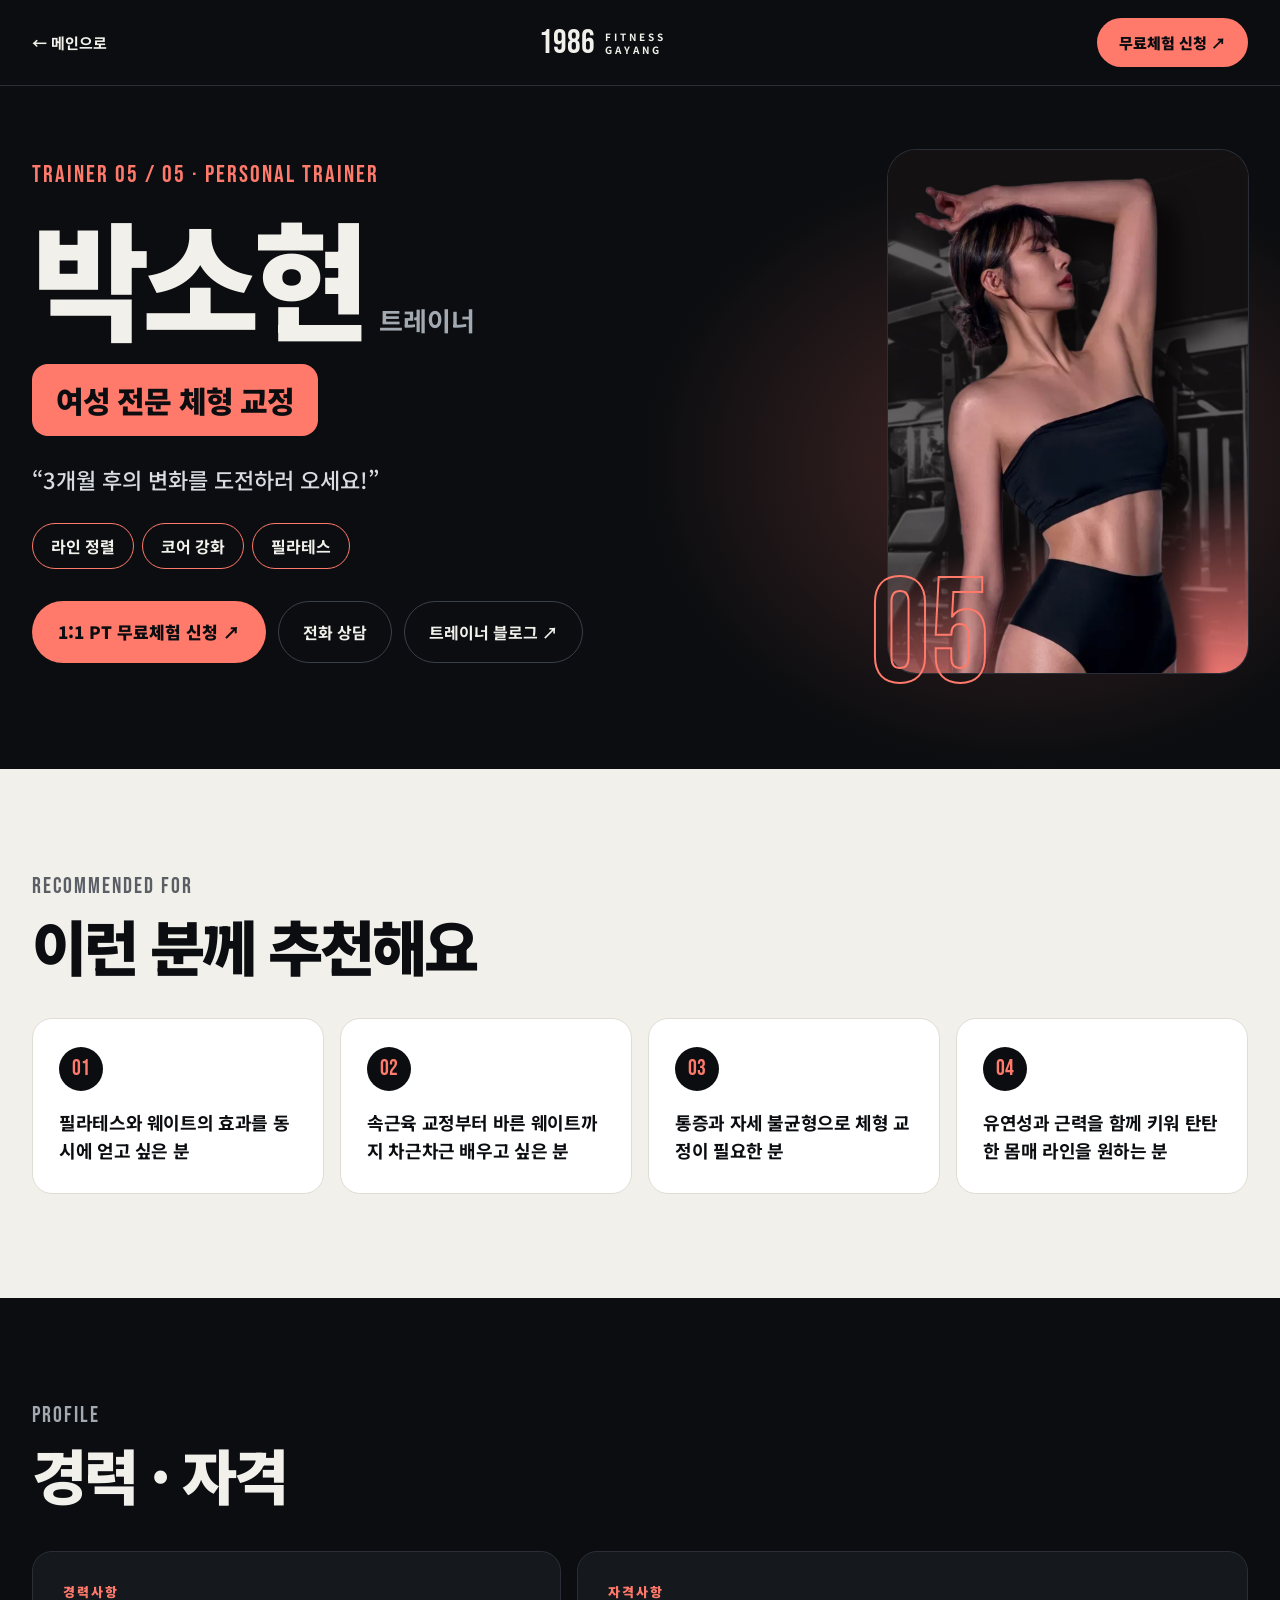
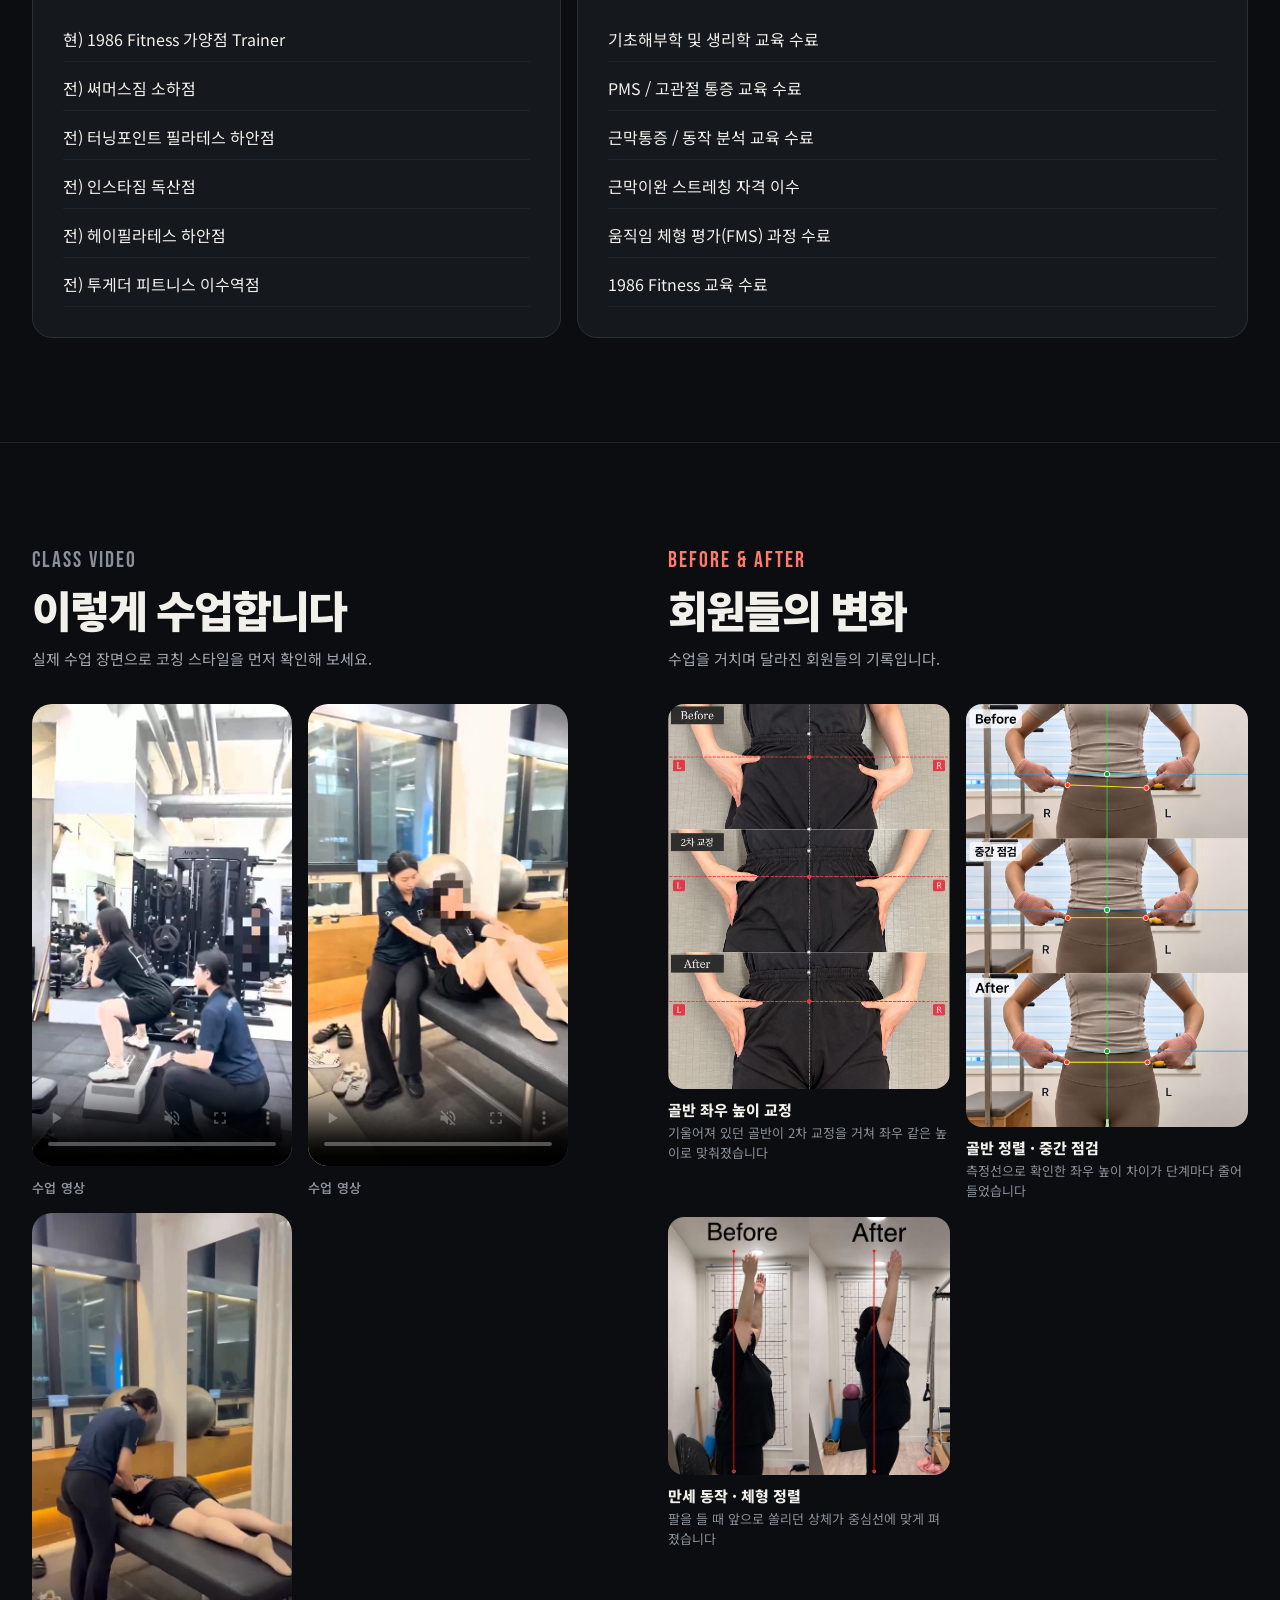
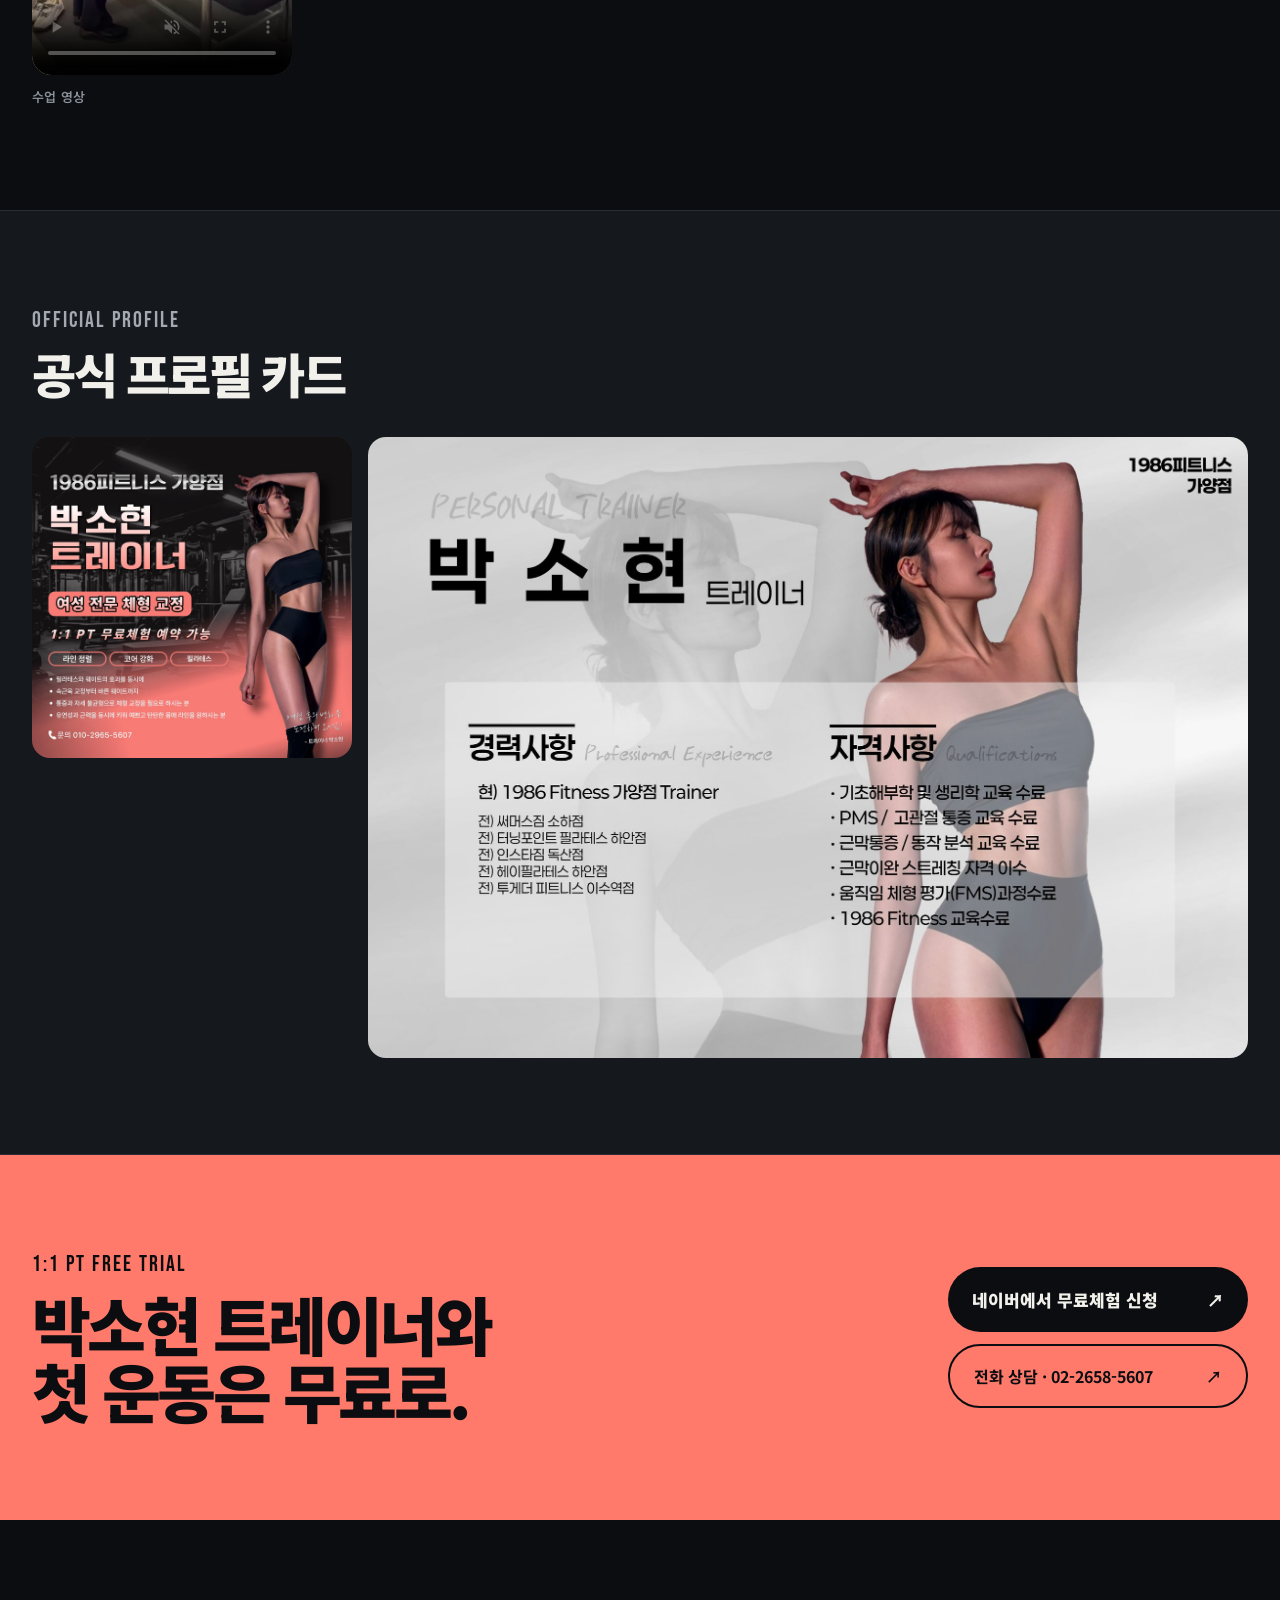
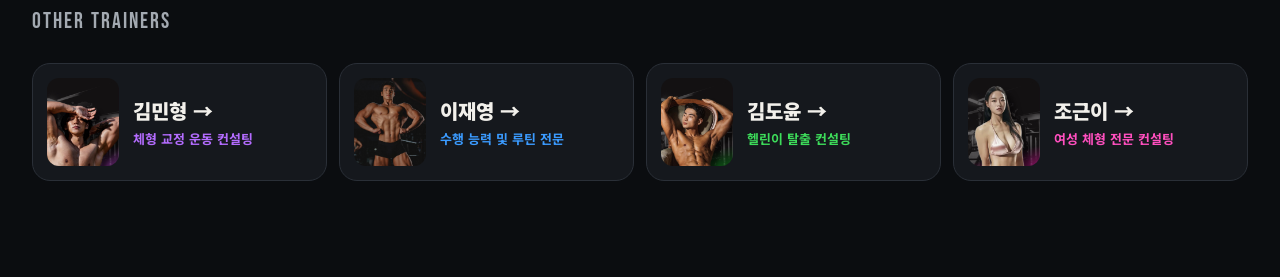
<file: v2/trainer-parksohyun.html>
<!doctype html>
<html lang="ko">
<head>
<meta charset="utf-8">
<meta name="viewport" content="width=1440">
<title>박소현 트레이너 | 1986피트니스 가양점 PT</title>
<meta name="description" content="1986피트니스 가양점 박소현 트레이너 — 전문 분야, 이력과 자격, 실제 수업 영상과 회원 Before & After를 확인하세요.">
<link rel="canonical" href="https://1986-fitness-gayang.github.io/trainer-parksohyun.html">
<link rel="icon" href="favicon.svg" type="image/svg+xml">
<meta property="og:site_name" content="1986피트니스 가양점">
<meta property="og:title" content="박소현 트레이너 | 1986피트니스 가양점 PT">
<meta property="og:description" content="1986피트니스 가양점 박소현 트레이너 — 전문 분야, 이력과 자격, 실제 수업 영상과 회원 Before & After를 확인하세요.">
<meta property="og:type" content="website">
<meta property="og:url" content="https://1986-fitness-gayang.github.io/trainer-parksohyun.html">
<meta property="og:image" content="https://1986-fitness-gayang.github.io/og.jpg">
<meta property="og:image:width" content="1200">
<meta property="og:image:height" content="630">
<meta name="twitter:card" content="summary_large_image">
<meta name="theme-color" content="#0b0d10">

<link rel="preconnect" href="https://fonts.googleapis.com">
<link href="https://fonts.googleapis.com/css2?family=Bebas+Neue&amp;family=Noto+Sans+KR:wght@400;500;700;900&amp;display=swap" rel="stylesheet">
<style>
body{margin:0;background:#0b0d10}
a{color:#f2f0eb}a:hover{opacity:.85}
</style>
<style>img, video { max-width: 100%; }</style>
</head>
<body>


<div style="background: #0b0d10; color: #f2f0eb; font-family: 'Noto Sans KR', sans-serif; width: 100%; overflow: hidden;">

<div style="border-bottom: 1px solid #2a2f37;">
<div style="max-width: 1280px; margin: 0 auto; padding: 18px 32px; display: flex; flex-wrap: wrap; align-items: center; justify-content: space-between; gap: 16px;">
<a href="index.html" style="text-decoration: none; font-size: 15px; font-weight: 700; display: inline-flex; align-items: center; min-height: 44px;">← 메인으로</a>
<a href="index.html" style="text-decoration: none; display: flex; align-items: center; gap: 10px;"><span style="font-family: 'Bebas Neue', sans-serif; font-size: 34px; line-height: 1;">1986</span><span style="font-size: 10px; font-weight: 700; letter-spacing: 3px; line-height: 1.3;">FITNESS<br>GAYANG</span></a>
<a href="https://map.naver.com/p/entry/place/37769368?placePath=%3Fentry%3Dpll%26from%3Dnx%26fromNxList%3Dtrue&amp;placeSearchOption=entry%3Dpll%26fromNxList%3Dtrue&amp;searchType=place" target="_blank" rel="noopener" style="text-decoration: none; background: #ff7a6b; color: #0b0d10; font-weight: 900; font-size: 15px; padding: 14px 22px; min-height: 44px; box-sizing: border-box; display: inline-flex; align-items: center; border-radius: 999px;">무료체험 신청 ↗</a>
</div>
</div>

<div style="position: relative;">
<div aria-hidden="true" style="position: absolute; right: -10%; top: 10%; width: 60%; height: 90%; background: radial-gradient(closest-side, rgba(255,122,107,0.24), rgba(11,13,16,0));"></div>
<div style="position: relative; max-width: 1280px; margin: 0 auto; padding: 64px 32px 96px; display: flex; flex-wrap: wrap; gap: 48px; align-items: center;">
<div style="flex: 999 1 520px; min-width: 0; display: flex; flex-direction: column; gap: 26px;">
<span style="font-family: 'Bebas Neue', sans-serif; font-size: 24px; letter-spacing: 2px; color: #ff7a6b;">TRAINER 05 / 05 · PERSONAL TRAINER</span>
<div style="display: flex; flex-wrap: wrap; align-items: baseline; gap: 16px;">
<h1 style="margin: 0; font-size: clamp(76px, 10vw, 140px); font-weight: 900; line-height: 0.95; letter-spacing: -0.06em;">박소현</h1>
<span style="font-size: 26px; font-weight: 700; color: #a3a9b1;">트레이너</span>
</div>
<span style="align-self: flex-start; background: #ff7a6b; color: #0b0d10; font-size: clamp(22px, 2.4vw, 30px); font-weight: 900; padding: 14px 24px; border-radius: 16px; letter-spacing: -0.03em;">여성 전문 체형 교정</span>
<p style="margin: 0; font-size: 22px; line-height: 1.6; font-weight: 500; color: #d8dbe0;">“3개월 후의 변화를 도전하러 오세요!”</p>
<div style="display: flex; flex-wrap: wrap; gap: 8px;">
<span style="border: 1.5px solid #ff7a6b; color: #f2f0eb; font-size: 16px; font-weight: 700; padding: 10px 18px; border-radius: 999px;">라인 정렬</span><span style="border: 1.5px solid #ff7a6b; color: #f2f0eb; font-size: 16px; font-weight: 700; padding: 10px 18px; border-radius: 999px;">코어 강화</span><span style="border: 1.5px solid #ff7a6b; color: #f2f0eb; font-size: 16px; font-weight: 700; padding: 10px 18px; border-radius: 999px;">필라테스</span>
</div>
<div style="display: flex; flex-wrap: wrap; gap: 12px; padding-top: 6px;">
<a href="https://map.naver.com/p/entry/place/37769368?placePath=%3Fentry%3Dpll%26from%3Dnx%26fromNxList%3Dtrue&amp;placeSearchOption=entry%3Dpll%26fromNxList%3Dtrue&amp;searchType=place" target="_blank" rel="noopener" style="text-decoration: none; background: #ff7a6b; color: #0b0d10; font-weight: 900; font-size: 17px; padding: 18px 26px; min-height: 44px; box-sizing: border-box; display: inline-flex; align-items: center; gap: 12px; border-radius: 999px;">1:1 PT 무료체험 신청 ↗</a>
<a href="tel:0226585607" style="text-decoration: none; border: 1px solid #3a4049; color: #f2f0eb; font-weight: 700; font-size: 16px; padding: 18px 24px; min-height: 44px; box-sizing: border-box; display: inline-flex; align-items: center; border-radius: 999px;">전화 상담</a>
<a href="https://blog.naver.com/qkrthgus88488" target="_blank" rel="noopener" style="text-decoration: none; border: 1px solid #3a4049; color: #f2f0eb; font-weight: 700; font-size: 16px; padding: 18px 24px; min-height: 44px; box-sizing: border-box; display: inline-flex; align-items: center; border-radius: 999px;">트레이너 블로그 ↗</a>
</div>
</div>
<div style="flex: 1 1 360px; min-width: 0; max-width: 520px; position: relative;">
<div style="aspect-ratio: 1000 / 1451; border-radius: 28px; overflow: hidden; background: #15181d; box-shadow: 0 0 0 1px #2a2f37;">
<img src="assets/c7adf31a9752fa56dbe19267715db796.jpg" alt="박소현 트레이너 프로필 사진" style="width: 100%; height: 100%; object-fit: cover; display: block;">
</div>
<span aria-hidden="true" style="position: absolute; left: -18px; bottom: -24px; font-family: 'Bebas Neue', sans-serif; font-size: 150px; line-height: 0.8; color: transparent; -webkit-text-stroke: 2px #ff7a6b;">05</span>
</div>
</div>
</div>

<div style="background: #f2f0eb; color: #0b0d10;">
<div style="max-width: 1280px; margin: 0 auto; padding: 104px 32px; display: flex; flex-direction: column; gap: 40px;">
<div style="display: flex; flex-direction: column; gap: 12px;"><span style="font-family: 'Bebas Neue', sans-serif; font-size: 22px; letter-spacing: 2px; color: #5a5f66;">RECOMMENDED FOR</span><h2 style="margin: 0; font-size: clamp(38px, 5vw, 60px); font-weight: 900; line-height: 1.1; letter-spacing: -0.05em;">이런 분께 추천해요</h2></div>
<div style="display: grid; grid-template-columns: repeat(auto-fit, minmax(260px, 1fr)); gap: 16px;">

<div style="background: #ffffff; border-radius: 20px; padding: 28px 26px; display: flex; flex-direction: column; gap: 18px; border: 1px solid #e0ddd5;">
<span style="width: 44px; height: 44px; border-radius: 50%; background: #0b0d10; color: #ff7a6b; font-family: 'Bebas Neue', sans-serif; font-size: 22px; display: flex; align-items: center; justify-content: center;">01</span>
<span style="font-size: 18px; font-weight: 700; line-height: 1.55; letter-spacing: -0.02em;">필라테스와 웨이트의 효과를 동시에 얻고 싶은 분</span>
</div>

<div style="background: #ffffff; border-radius: 20px; padding: 28px 26px; display: flex; flex-direction: column; gap: 18px; border: 1px solid #e0ddd5;">
<span style="width: 44px; height: 44px; border-radius: 50%; background: #0b0d10; color: #ff7a6b; font-family: 'Bebas Neue', sans-serif; font-size: 22px; display: flex; align-items: center; justify-content: center;">02</span>
<span style="font-size: 18px; font-weight: 700; line-height: 1.55; letter-spacing: -0.02em;">속근육 교정부터 바른 웨이트까지 차근차근 배우고 싶은 분</span>
</div>

<div style="background: #ffffff; border-radius: 20px; padding: 28px 26px; display: flex; flex-direction: column; gap: 18px; border: 1px solid #e0ddd5;">
<span style="width: 44px; height: 44px; border-radius: 50%; background: #0b0d10; color: #ff7a6b; font-family: 'Bebas Neue', sans-serif; font-size: 22px; display: flex; align-items: center; justify-content: center;">03</span>
<span style="font-size: 18px; font-weight: 700; line-height: 1.55; letter-spacing: -0.02em;">통증과 자세 불균형으로 체형 교정이 필요한 분</span>
</div>

<div style="background: #ffffff; border-radius: 20px; padding: 28px 26px; display: flex; flex-direction: column; gap: 18px; border: 1px solid #e0ddd5;">
<span style="width: 44px; height: 44px; border-radius: 50%; background: #0b0d10; color: #ff7a6b; font-family: 'Bebas Neue', sans-serif; font-size: 22px; display: flex; align-items: center; justify-content: center;">04</span>
<span style="font-size: 18px; font-weight: 700; line-height: 1.55; letter-spacing: -0.02em;">유연성과 근력을 함께 키워 탄탄한 몸매 라인을 원하는 분</span>
</div>

</div>
</div>
</div>

<div style="max-width: 1280px; margin: 0 auto; padding: 104px 32px; display: flex; flex-direction: column; gap: 44px;">
<div style="display: flex; flex-direction: column; gap: 12px;"><span style="font-family: 'Bebas Neue', sans-serif; font-size: 22px; letter-spacing: 2px; color: #a3a9b1;">PROFILE</span><h2 style="margin: 0; font-size: clamp(38px, 5vw, 60px); font-weight: 900; line-height: 1.1; letter-spacing: -0.05em;">경력 · 자격</h2></div>
<div style="display: flex; flex-wrap: wrap; gap: 16px; align-items: stretch;">
<div style="flex: 1 1 340px; min-width: 0; display: flex; flex-direction: column; gap: 16px;">
<div style="background: #15181d; border: 1px solid #2a2f37; border-radius: 20px; padding: 30px; display: flex; flex-direction: column; gap: 4px;">
<span style="font-size: 13px; font-weight: 900; letter-spacing: 2px; color: #ff7a6b; padding-bottom: 12px;">경력사항</span>
<span style="font-size: 16px; line-height: 1.5; padding: 10px 0; border-bottom: 1px solid #1f242b;">현) 1986 Fitness 가양점 Trainer</span><span style="font-size: 16px; line-height: 1.5; padding: 10px 0; border-bottom: 1px solid #1f242b;">전) 써머스짐 소하점</span><span style="font-size: 16px; line-height: 1.5; padding: 10px 0; border-bottom: 1px solid #1f242b;">전) 터닝포인트 필라테스 하안점</span><span style="font-size: 16px; line-height: 1.5; padding: 10px 0; border-bottom: 1px solid #1f242b;">전) 인스타짐 독산점</span><span style="font-size: 16px; line-height: 1.5; padding: 10px 0; border-bottom: 1px solid #1f242b;">전) 헤이필라테스 하안점</span><span style="font-size: 16px; line-height: 1.5; padding: 10px 0; border-bottom: 1px solid #1f242b;">전) 투게더 피트니스 이수역점</span>
</div>

</div>
<div style="flex: 1 1 420px; min-width: 0; background: #15181d; border: 1px solid #2a2f37; border-radius: 20px; padding: 30px; display: flex; flex-direction: column; gap: 4px;">
<span style="font-size: 13px; font-weight: 900; letter-spacing: 2px; color: #ff7a6b; padding-bottom: 12px;">자격사항</span>
<span style="font-size: 16px; line-height: 1.5; padding: 10px 0; border-bottom: 1px solid #1f242b;">기초해부학 및 생리학 교육 수료</span><span style="font-size: 16px; line-height: 1.5; padding: 10px 0; border-bottom: 1px solid #1f242b;">PMS / 고관절 통증 교육 수료</span><span style="font-size: 16px; line-height: 1.5; padding: 10px 0; border-bottom: 1px solid #1f242b;">근막통증 / 동작 분석 교육 수료</span><span style="font-size: 16px; line-height: 1.5; padding: 10px 0; border-bottom: 1px solid #1f242b;">근막이완 스트레칭 자격 이수</span><span style="font-size: 16px; line-height: 1.5; padding: 10px 0; border-bottom: 1px solid #1f242b;">움직임 체형 평가(FMS) 과정 수료</span><span style="font-size: 16px; line-height: 1.5; padding: 10px 0; border-bottom: 1px solid #1f242b;">1986 Fitness 교육 수료</span>
</div>
</div>
</div>


<div style="background: #0b0d10; color: #f2f0eb; border-top: 1px solid #1f242b;">
<div style="max-width: 1280px; margin: 0 auto; padding: 104px 32px; display: flex; flex-wrap: wrap; gap: 56px; align-items: flex-start;">

<div style="flex: 1 1 420px; min-width: 0; display: flex; flex-direction: column; gap: 32px;">
<div style="display: flex; flex-direction: column; gap: 12px;"><span style="font-family: 'Bebas Neue', sans-serif; font-size: 22px; letter-spacing: 2px; color: #8a9099;">CLASS VIDEO</span><h2 style="margin: 0; font-size: clamp(32px, 3.4vw, 46px); font-weight: 900; line-height: 1.12; letter-spacing: -0.045em;">이렇게 수업합니다</h2><p style="margin: 0; font-size: 15px; line-height: 1.7; color: #a3a9b1;">실제 수업 장면으로 코칭 스타일을 먼저 확인해 보세요.</p></div>
<div style="display: grid; grid-template-columns: repeat(auto-fit, minmax(200px, 260px)); gap: 16px; justify-content: start;">

<div style="display: flex; flex-direction: column; gap: 12px;"><div style="aspect-ratio: 9 / 16; border-radius: 20px; overflow: hidden; background: #0b0d10;"><video src="assets/b45441d554b77ed15b99e5456af7cf1e.mp4" poster="assets/9d79fb5b185fe41f097e1c9a1b84a922.jpg" controls="controls" playsinline="playsinline" autoplay="autoplay" loop="loop" muted="muted" preload="metadata" aria-label="수업 영상" style="width: 100%; height: 100%; object-fit: cover; display: block;"></video></div><span style="font-size: 13px; font-weight: 600; color: #8a9099; letter-spacing: 0.02em;">수업 영상</span></div>

<div style="display: flex; flex-direction: column; gap: 12px;"><div style="aspect-ratio: 9 / 16; border-radius: 20px; overflow: hidden; background: #0b0d10;"><video src="assets/c1470a272a5ef45c88a829a50abebde6.mp4" poster="assets/abe28983065cc138734639203f38f368.jpg" controls="controls" playsinline="playsinline" autoplay="autoplay" loop="loop" muted="muted" preload="metadata" aria-label="수업 영상" style="width: 100%; height: 100%; object-fit: cover; display: block;"></video></div><span style="font-size: 13px; font-weight: 600; color: #8a9099; letter-spacing: 0.02em;">수업 영상</span></div>

<div style="display: flex; flex-direction: column; gap: 12px;"><div style="aspect-ratio: 9 / 16; border-radius: 20px; overflow: hidden; background: #0b0d10;"><video src="assets/7345dde27539a5f92202ac7a09ba8e6a.mp4" poster="assets/145f272c58c8200630fada6126c596ea.jpg" controls="controls" playsinline="playsinline" autoplay="autoplay" loop="loop" muted="muted" preload="metadata" aria-label="수업 영상" style="width: 100%; height: 100%; object-fit: cover; display: block;"></video></div><span style="font-size: 13px; font-weight: 600; color: #8a9099; letter-spacing: 0.02em;">수업 영상</span></div>

</div>
</div>


<div style="flex: 1 1 420px; min-width: 0; display: flex; flex-direction: column; gap: 32px;">
<div style="display: flex; flex-direction: column; gap: 12px;"><span style="font-family: 'Bebas Neue', sans-serif; font-size: 22px; letter-spacing: 2px; color: #ff7a6b;">BEFORE &amp; AFTER</span><h2 style="margin: 0; font-size: clamp(32px, 3.4vw, 46px); font-weight: 900; line-height: 1.12; letter-spacing: -0.045em;">회원들의 변화</h2><p style="margin: 0; font-size: 15px; line-height: 1.7; color: #a3a9b1;">수업을 거치며 달라진 회원들의 기록입니다.</p></div>
<div style="display: grid; grid-template-columns: repeat(2, minmax(0, 1fr)); gap: 16px; align-items: start;">

<div style="display: flex; flex-direction: column; gap: 10px;">
<img src="assets/1813a82f232393975eb13c0a2cd57c45.jpg" alt="골반 좌우 높이 교정" style="width: 100%; border-radius: 16px; display: block;">
<div style="display: flex; flex-direction: column; gap: 3px;"><span style="font-size: 15px; font-weight: 800; line-height: 1.4;">골반 좌우 높이 교정</span><span style="font-size: 13px; line-height: 1.55; color: #8a9099;">기울어져 있던 골반이 2차 교정을 거쳐 좌우 같은 높이로 맞춰졌습니다</span></div>
</div>

<div style="display: flex; flex-direction: column; gap: 10px;">
<img src="assets/8676f7a0f0d55e56082dfb88a760a260.jpg" alt="골반 정렬 · 중간 점검" style="width: 100%; border-radius: 16px; display: block;">
<div style="display: flex; flex-direction: column; gap: 3px;"><span style="font-size: 15px; font-weight: 800; line-height: 1.4;">골반 정렬 · 중간 점검</span><span style="font-size: 13px; line-height: 1.55; color: #8a9099;">측정선으로 확인한 좌우 높이 차이가 단계마다 줄어들었습니다</span></div>
</div>

<div style="display: flex; flex-direction: column; gap: 10px;">
<img src="assets/c9aea40cf851bbabdc0012e3986fba27.jpg" alt="만세 동작 · 체형 정렬" style="width: 100%; border-radius: 16px; display: block;">
<div style="display: flex; flex-direction: column; gap: 3px;"><span style="font-size: 15px; font-weight: 800; line-height: 1.4;">만세 동작 · 체형 정렬</span><span style="font-size: 13px; line-height: 1.55; color: #8a9099;">팔을 들 때 앞으로 쏠리던 상체가 중심선에 맞게 펴졌습니다</span></div>
</div>

</div>
</div>

</div>
</div>


<div style="background: #15181d; border-top: 1px solid #2a2f37; border-bottom: 1px solid #2a2f37;">
<div style="max-width: 1280px; margin: 0 auto; padding: 96px 32px; display: flex; flex-direction: column; gap: 36px;">
<div style="display: flex; flex-direction: column; gap: 12px;"><span style="font-family: 'Bebas Neue', sans-serif; font-size: 22px; letter-spacing: 2px; color: #a3a9b1;">OFFICIAL PROFILE</span><h2 style="margin: 0; font-size: clamp(32px, 4vw, 48px); font-weight: 900; line-height: 1.15; letter-spacing: -0.05em;">공식 프로필 카드</h2></div>
<div style="display: flex; flex-wrap: wrap; gap: 16px; align-items: flex-start;">
<img src="assets/7f1e8d7b458cbba41ad592564d271a9b.jpg" alt="박소현 트레이너 홍보 포스터 — 여성 전문 체형 교정" style="flex: 1 1 320px; min-width: 0; max-width: 460px; width: 100%; border-radius: 18px; display: block;">
<img src="assets/727793f82d69371414a27e63f75f976f.jpg" alt="박소현 트레이너 이력 카드" style="flex: 999 1 480px; min-width: 0; width: 100%; border-radius: 18px; display: block;">
</div>
</div>
</div>

<div style="background: #ff7a6b; color: #0b0d10;">
<div style="max-width: 1280px; margin: 0 auto; padding: 96px 32px; display: flex; flex-wrap: wrap; justify-content: space-between; align-items: center; gap: 32px;">
<div style="display: flex; flex-direction: column; gap: 12px;">
<span style="font-family: 'Bebas Neue', sans-serif; font-size: 22px; letter-spacing: 2px;">1:1 PT FREE TRIAL</span>
<h2 style="margin: 0; font-size: clamp(36px, 5vw, 66px); font-weight: 900; line-height: 1.05; letter-spacing: -0.055em;">박소현 트레이너와<br>첫 운동은 무료로.</h2>
</div>
<div style="display: flex; flex-direction: column; gap: 12px; min-width: 300px;">
<a href="https://map.naver.com/p/entry/place/37769368?placePath=%3Fentry%3Dpll%26from%3Dnx%26fromNxList%3Dtrue&amp;placeSearchOption=entry%3Dpll%26fromNxList%3Dtrue&amp;searchType=place" target="_blank" rel="noopener" style="text-decoration: none; background: #0b0d10; color: #f2f0eb; font-weight: 900; font-size: 17px; padding: 20px 24px; min-height: 44px; box-sizing: border-box; display: flex; justify-content: space-between; align-items: center; border-radius: 999px;"><span>네이버에서 무료체험 신청</span><span>↗</span></a>
<a href="tel:0226585607" style="text-decoration: none; border: 2px solid #0b0d10; color: #0b0d10; font-weight: 700; font-size: 16px; padding: 18px 24px; min-height: 44px; box-sizing: border-box; display: flex; justify-content: space-between; align-items: center; border-radius: 999px;"><span>전화 상담 · 02-2658-5607</span><span>↗</span></a>
</div>
</div>
</div>

<div style="max-width: 1280px; margin: 0 auto; padding: 88px 32px 96px; display: flex; flex-direction: column; gap: 28px;">
<span style="font-family: 'Bebas Neue', sans-serif; font-size: 22px; letter-spacing: 2px; color: #a3a9b1;">OTHER TRAINERS</span>
<div style="display: grid; grid-template-columns: repeat(auto-fit, minmax(220px, 1fr)); gap: 12px;">
<a href="trainer-kimminhyung.html" style="text-decoration: none; background: #15181d; border: 1px solid #2a2f37; border-radius: 18px; padding: 14px; display: flex; gap: 14px; align-items: center;"><img src="assets/1467ae23a3048441b3380972af27ce56.jpg" alt="" style="width: 72px; height: 88px; object-fit: cover; object-position: top; border-radius: 12px;"><span style="display: flex; flex-direction: column; gap: 4px;"><span style="font-size: 20px; font-weight: 900;">김민형 →</span><span style="font-size: 13px; color: #b46cff; font-weight: 700;">체형 교정 운동 컨설팅</span></span></a>
<a href="trainer-leejaeyoung.html" style="text-decoration: none; background: #15181d; border: 1px solid #2a2f37; border-radius: 18px; padding: 14px; display: flex; gap: 14px; align-items: center;"><img src="assets/89b6f83964dbc3a0aca5c5ab7139cd06.jpg" alt="" style="width: 72px; height: 88px; object-fit: cover; object-position: top; border-radius: 12px;"><span style="display: flex; flex-direction: column; gap: 4px;"><span style="font-size: 20px; font-weight: 900;">이재영 →</span><span style="font-size: 13px; color: #3b9bff; font-weight: 700;">수행 능력 및 루틴 전문</span></span></a>
<a href="trainer-kimdoyoon.html" style="text-decoration: none; background: #15181d; border: 1px solid #2a2f37; border-radius: 18px; padding: 14px; display: flex; gap: 14px; align-items: center;"><img src="assets/9cea024ac71cc30bb326b3fdaf38dd5d.jpg" alt="" style="width: 72px; height: 88px; object-fit: cover; object-position: top; border-radius: 12px;"><span style="display: flex; flex-direction: column; gap: 4px;"><span style="font-size: 20px; font-weight: 900;">김도윤 →</span><span style="font-size: 13px; color: #3ddc5a; font-weight: 700;">헬린이 탈출 컨설팅</span></span></a>
<a href="trainer-jogeunyi.html" style="text-decoration: none; background: #15181d; border: 1px solid #2a2f37; border-radius: 18px; padding: 14px; display: flex; gap: 14px; align-items: center;"><img src="assets/7f384e7389bac3af3efd849ac694a4d0.jpg" alt="" style="width: 72px; height: 88px; object-fit: cover; object-position: top; border-radius: 12px;"><span style="display: flex; flex-direction: column; gap: 4px;"><span style="font-size: 20px; font-weight: 900;">조근이 →</span><span style="font-size: 13px; color: #ff4fbf; font-weight: 700;">여성 체형 전문 컨설팅</span></span></a>
</div>
</div>

</div>



<script>
(function () {
  function soften() { document.querySelectorAll('video').forEach(function (v) { v.volume = 0.15; }); }
  soften(); setTimeout(soften, 1000);
})();
</script>
</body>
</html>
</file>
<file: styles.css>
:root {
  --ink: #1b1e18;
  --cream: #f3f1e9;
  --white: #fbfaf7;
  --lime: #bfd77d;
  --sage: #e2e6d5;
  --blue: #dfe8e8;
  --line: rgba(27, 30, 24, 0.16);
}
* {
  box-sizing: border-box;
}
html {
  scroll-behavior: smooth;
}
body {
  margin: 0;
  color: var(--ink);
  background: var(--cream);
  font-family:
    Pretendard, "Noto Sans KR", "Apple SD Gothic Neo", Arial, sans-serif;
  word-break: keep-all;
  line-height: 1.55;
  -webkit-font-smoothing: antialiased;
}
a {
  color: inherit;
  text-decoration: none;
}
button {
  font: inherit;
}
.skip {
  position: fixed;
  top: -60px;
  left: 16px;
  z-index: 99;
  background: #111;
  color: #fff;
  padding: 12px;
}
.skip:focus {
  top: 16px;
}
header {
  position: absolute;
  z-index: 20;
  inset: 0 0 auto;
  height: 78px;
  padding: 0 4vw;
  display: flex;
  align-items: center;
  border-bottom: 1px solid rgba(17, 19, 15, 0.15);
  background: rgba(248, 247, 242, 0.82);
  backdrop-filter: blur(14px);
}
.brand {
  display: flex;
  align-items: center;
  gap: 9px;
}
.brand-logo {
  width: 46px;
  height: 42px;
  flex: 0 0 auto;
  display: block;
  object-fit: contain;
  mix-blend-mode: multiply;
}
.brand b {
  font-size: 24px;
  letter-spacing: -1.5px;
}
.brand span {
  font-size: 8px;
  line-height: 1.12;
  letter-spacing: 1.5px;
}
header nav {
  display: flex;
  gap: 34px;
  margin: auto;
  font-size: 13px;
}
header nav a:hover {
  opacity: 0.55;
}
.top-ot {
  border: 0;
  background: var(--ink);
  color: white;
  padding: 15px 21px;
  cursor: pointer;
}
.theme-compare {
  position: fixed;
  z-index: 19;
  left: 18px;
  bottom: 18px;
  padding: 13px 15px;
  background: var(--ink);
  color: #fff;
  font-size: 9px;
  letter-spacing: 1.5px;
  box-shadow: 0 8px 28px rgba(0, 0, 0, 0.2);
  transition: transform 0.18s ease;
}
.theme-compare:hover,
.theme-compare:focus-visible {
  transform: translateY(-3px);
}
.theme-compare span {
  color: var(--lime);
}
.hero {
  height: min(920px, 100svh);
  min-height: 760px;
  position: relative;
  display: flex;
  align-items: center;
  overflow: hidden;
  background: #edf0e8;
}
.hero-photo {
  position: absolute;
  inset: 0 0 0 45%;
  background:
    linear-gradient(
      90deg,
      #edf0e8 0%,
      rgba(237, 240, 232, 0.58) 20%,
      transparent 48%
    ),
    url("assets/facility-hero.png") center 50% / cover no-repeat;
  animation: heroIn 1.1s ease both;
}
.hero:after {
  content: "GAYANG";
  position: absolute;
  left: 4vw;
  bottom: -3vw;
  font-size: 15vw;
  font-weight: 900;
  letter-spacing: -0.08em;
  color: rgba(17, 19, 15, 0.035);
}
.hero-copy {
  position: relative;
  z-index: 2;
  margin-left: 6vw;
  width: 54%;
  max-width: 780px;
}
.eyebrow,
.section-title > span,
.ot-banner span,
.visit > div > span {
  font-size: 11px;
  letter-spacing: 3px;
}
.kicker {
  margin: 48px 0 14px;
  font-weight: 700;
}
.hero h1,
.section-title h2,
.ot-banner h2,
.visit h2 {
  font-size: clamp(50px, 6.7vw, 100px);
  line-height: 0.98;
  letter-spacing: -0.045em;
  margin: 0;
}
.visit-intro {
  min-width: 0;
}
.visit-map {
  position: relative;
  height: 360px;
  margin-top: 46px;
  overflow: hidden;
  background: #dfe4d8;
  border: 1px solid var(--line);
}
.visit-map iframe {
  width: 100%;
  height: 100%;
  display: block;
  border: 0;
  filter: saturate(0.68) contrast(1.04);
}
.visit-map a {
  position: absolute;
  left: 14px;
  bottom: 14px;
  padding: 13px 16px;
  background: var(--ink);
  color: #fff;
  font-size: 12px;
  box-shadow: 0 8px 24px rgba(0, 0, 0, 0.22);
  transition: transform 0.18s ease, background 0.18s ease;
}
.visit-map a:hover,
.visit-map a:focus-visible {
  transform: translateY(-2px);
  background: #31352d;
}
.hero h1 em {
  font-style: normal;
  background: linear-gradient(transparent 62%, var(--lime) 62%);
}
.desc {
  font-size: 17px;
  line-height: 1.72;
  margin: 30px 0;
}
.actions,
.visit-actions {
  display: flex;
  gap: 10px;
}
.btn {
  min-width: 174px;
  min-height: 54px;
  border: 0;
  padding: 0 19px;
  display: inline-flex;
  justify-content: space-between;
  align-items: center;
  cursor: pointer;
  transition:
    transform 0.18s,
    filter 0.18s;
}
.btn:hover,
.btn:focus {
  transform: translateY(-3px);
  filter: brightness(0.96);
}
.dark {
  background: var(--ink);
  color: white;
}
.lime {
  background: var(--lime);
  color: var(--ink);
}
.outline {
  border: 1px solid var(--ink);
}
.hero-stamp {
  position: absolute;
  right: 4vw;
  bottom: 4vw;
  z-index: 2;
  width: 170px;
  height: 170px;
  border-radius: 50%;
  background: var(--lime);
  display: flex;
  align-items: center;
  justify-content: center;
  gap: 8px;
  transform: rotate(-8deg);
}
.hero-stamp strong {
  font-size: 65px;
}
.hero-stamp span {
  font-size: 10px;
  letter-spacing: 1px;
}
.ticker {
  height: 62px;
  background: var(--ink);
  color: white;
  display: flex;
  align-items: center;
  justify-content: space-around;
  font-size: 12px;
  letter-spacing: 2px;
  overflow: hidden;
  white-space: nowrap;
}
.ticker i {
  color: var(--lime);
}
.section {
  padding: 125px 7vw;
}
.section-title {
  margin-bottom: 62px;
}
.section-title h2 {
  margin: 18px 0 22px;
}
.section-title > p,
.section-title div > p {
  color: #66685f;
  line-height: 1.7;
  max-width: 650px;
}
.news {
  background: white;
}
.news-grid {
  display: grid;
  grid-template-columns: minmax(0, 1.75fr) minmax(300px, 0.75fr);
  gap: 16px;
}
.news-lead {
  min-height: 520px;
  display: grid;
  grid-template-columns: 1.2fr 1fr;
  background: var(--blue);
}
.news-photo {
  background: url("assets/facility-weight.png") 50% center/cover;
}
.news-copy,
.news-card {
  padding: 38px;
}
.tag {
  font-size: 10px;
  letter-spacing: 2px;
}
.news-copy {
  display: flex;
  flex-direction: column;
  justify-content: center;
}
.news-copy h3,
.news-card h3 {
  font-size: 36px;
  line-height: 1.08;
  letter-spacing: -0.04em;
  margin: 26px 0 16px;
}
.news-copy p,
.news-card p {
  line-height: 1.75;
  color: #55584f;
}
.news-copy a,
.news-card a,
.text-btn {
  margin-top: auto;
  font-weight: 700;
  font-size: 13px;
}
.news-card {
  display: flex;
  flex-direction: column;
  background: var(--lime);
}
.news-card.soft {
  background: var(--sage);
}
.news-card > b {
  font-size: 90px;
  letter-spacing: -0.08em;
  margin-top: 35px;
}
.text-btn {
  background: none;
  border: 0;
  padding: 0;
  text-align: left;
  cursor: pointer;
}
.space {
  background: #f0ede4;
}
.section-title.split {
  display: grid;
  grid-template-columns: 1fr 2fr;
}
.space-hero {
  height: min(760px, 70vw);
  margin: 0;
  position: relative;
  overflow: hidden;
}
.space-hero img {
  width: 100%;
  height: 100%;
  object-fit: cover;
  object-position: center 38%;
  transition: transform 0.8s;
}
.space-hero:hover img {
  transform: scale(1.015);
}
.space-hero figcaption {
  position: absolute;
  inset: auto 0 0;
  background: linear-gradient(transparent, rgba(0, 0, 0, 0.65));
  color: #fff;
  padding: 70px 28px 25px;
  display: flex;
  justify-content: space-between;
  font-size: 12px;
}
.facility-grid {
  margin-top: 18px;
  display: grid;
  grid-template-columns: repeat(3, minmax(0, 1fr));
  grid-auto-rows: 310px;
  gap: 18px;
}
.facility-card {
  position: relative;
  margin: 0;
  overflow: hidden;
  background: #dadbd5;
}
.facility-card.wide {
  grid-column: span 2;
}
.facility-card.tall {
  grid-row: span 2;
}
.facility-card img {
  width: 100%;
  height: 100%;
  display: block;
  object-fit: cover;
  transition: transform 0.7s ease;
}
.facility-card.tall img {
  object-position: center;
}
.facility-card:hover img {
  transform: scale(1.025);
}
.facility-card figcaption {
  position: absolute;
  inset: auto 0 0;
  display: grid;
  grid-template-columns: auto 1fr;
  align-items: end;
  gap: 4px 12px;
  padding: 55px 20px 18px;
  color: #fff;
  background: linear-gradient(transparent, rgba(0, 0, 0, 0.68));
}
.facility-card figcaption span {
  grid-row: span 2;
  color: var(--lime);
  font-size: 11px;
}
.facility-card figcaption b {
  font-size: 14px;
  letter-spacing: 1.5px;
}
.facility-card figcaption small {
  opacity: 0.75;
}
.space-facts {
  display: grid;
  grid-template-columns: repeat(3, 1fr);
  border: 1px solid var(--line);
  border-top: 0;
}
.space-facts div {
  padding: 28px;
  border-right: 1px solid var(--line);
}
.space-facts div:last-child {
  border: 0;
}
.space-facts strong {
  display: block;
  font-size: 42px;
}
.space-facts span {
  font-size: 12px;
  color: #6b6c65;
}
.trainers {
  background: #20231d;
  color: white;
}
.trainers .section-title > p {
  color: #aaa;
}
.trainer-tabs-shell {
  display: grid;
  grid-template-columns: 1fr;
}
.trainer-tabs {
  display: flex;
  border-bottom: 1px solid rgba(255, 255, 255, 0.2);
  overflow: auto;
  scrollbar-width: none;
}
.trainer-arrow {
  display: none;
}
.trainer-tabs button {
  flex: 1;
  min-width: 110px;
  border: 0;
  background: none;
  color: #888;
  padding: 18px;
  cursor: pointer;
  border-bottom: 3px solid transparent;
}
.trainer-tabs button.active {
  color: var(--lime);
  border-color: var(--lime);
}
.trainer-stage {
  display: grid;
  grid-template-columns: 1.35fr 1fr;
  align-items: start;
  border-bottom: 1px solid rgba(255, 255, 255, 0.2);
}
.trainer-visual {
  position: relative;
  width: 100%;
  aspect-ratio: 2480 / 1748;
  align-self: start;
  overflow: hidden;
  background: #e9e9e7;
}
.trainer-visual img {
  width: 100%;
  height: 100%;
  display: block;
  object-fit: cover;
  transition:
    opacity 0.25s,
    transform 0.5s;
}
.trainer-visual span {
  position: absolute;
  left: 24px;
  bottom: 22px;
  background: #111;
  color: #fff;
  padding: 10px 12px;
  font-size: 11px;
}
.trainer-info {
  padding: 55px;
  display: flex;
  flex-direction: column;
}
.trainer-info > p {
  color: var(--lime);
  font-size: 11px;
  letter-spacing: 2px;
}
.trainer-info h3 {
  font-size: 72px;
  letter-spacing: -0.07em;
  margin: 14px 0;
}
.trainer-info blockquote {
  margin: 0 0 45px;
  font-size: 22px;
  line-height: 1.55;
}
.trainer-meta {
  border-top: 1px solid rgba(255, 255, 255, 0.2);
}
.trainer-meta > div {
  display: grid;
  grid-template-columns: 90px 1fr;
  padding: 20px 0;
  border-bottom: 1px solid rgba(255, 255, 255, 0.2);
}
.trainer-meta span {
  font-size: 10px;
  letter-spacing: 2px;
  color: #999;
}
.trainer-meta p {
  margin: 0;
  line-height: 1.6;
}
.trainer-info .btn {
  margin-top: auto;
  align-self: flex-start;
}
.ot-banner {
  background: #c5da87;
  display: grid;
  grid-template-columns: 1.4fr 0.8fr;
  gap: 7vw;
}
.ot-banner h2 {
  font-size: clamp(40px, 5vw, 72px);
  margin-top: 18px;
}
.ot-banner ol {
  list-style: none;
  margin: 30px 0 0;
  padding: 0;
}
.ot-banner li {
  padding: 18px 0;
  border-bottom: 1px solid rgba(17, 19, 15, 0.25);
}
.ot-banner li b {
  margin-right: 20px;
}
.ot-banner > .btn {
  grid-column: 2;
}
.visit {
  background: #ecefe7;
  display: grid;
  grid-template-columns: 1.2fr 1fr;
  gap: 8vw;
}
.visit h2 {
  font-size: clamp(44px, 5.5vw, 78px);
  margin-top: 18px;
}
.visit dl {
  margin: 0;
}
.visit dl div {
  display: grid;
  grid-template-columns: 110px 1fr;
  padding: 22px 0;
  border-bottom: 1px solid var(--line);
}
.visit dt {
  font-size: 10px;
  letter-spacing: 2px;
}
.visit dd {
  margin: 0;
  line-height: 1.6;
}
.visit-actions {
  grid-column: 2;
  display: grid;
  grid-template-columns: repeat(3, minmax(0, 1fr));
  gap: 8px;
}
.visit-actions .btn {
  min-width: 0;
  width: 100%;
}
.naver-talk {
  background: #e6efdf;
  border: 1px solid #9bb58d;
}
.naver-booking {
  background: #b9d985;
  border: 1px solid #a3c46f;
}
.visit-actions span {
  font-size: 13px;
}
footer {
  padding: 65px 7vw;
  background: white;
  display: grid;
  grid-template-columns: 1fr 1fr;
  align-items: end;
}
footer .brand b {
  font-size: 60px;
}
footer .footer-logo {
  width: 92px;
  height: 76px;
  margin-right: 10px;
}
footer p {
  font-size: 20px;
}
footer small {
  grid-column: 2;
  color: #777;
}
dialog {
  width: min(560px, calc(100% - 30px));
  border: 0;
  padding: 42px;
  background: #f8f6ee;
  box-shadow: 0 20px 80px rgba(0, 0, 0, 0.3);
}
dialog::backdrop {
  background: rgba(17, 19, 15, 0.62);
  backdrop-filter: blur(4px);
}
.dialog-close {
  position: absolute;
  right: 16px;
  top: 12px;
  border: 0;
  background: none;
  font-size: 30px;
  cursor: pointer;
}
dialog h2 {
  font-size: 50px;
  margin: 10px 0 8px;
}
form {
  display: grid;
  grid-template-columns: 1fr 1fr;
  gap: 14px;
  margin-top: 28px;
}
form label {
  font-size: 12px;
  display: grid;
  gap: 7px;
}
form label:last-of-type,
.form-note,
form .btn {
  grid-column: 1/-1;
}
input,
select,
textarea {
  width: 100%;
  border: 1px solid #bbb;
  background: white;
  padding: 14px;
  font: inherit;
}
textarea {
  min-height: 85px;
  resize: vertical;
}
.form-note {
  font-size: 10px;
  color: #777;
  line-height: 1.5;
}
.privacy-check {
  grid-column: 1/-1;
  display: flex;
  grid-template-columns: none;
  align-items: flex-start;
  gap: 9px;
  line-height: 1.5;
}
.privacy-check input {
  width: 17px;
  height: 17px;
  flex: 0 0 auto;
  margin-top: 1px;
}
.form-error {
  grid-column: 1/-1;
  margin: 0;
  color: #a12820;
  font-size: 12px;
}
.form-success {
  padding-top: 25px;
}
.form-success b {
  font-size: 22px;
}
.message-preview {
  margin: 20px 0;
  padding: 18px;
  border: 1px solid var(--line);
  background: var(--white);
  white-space: pre-wrap;
  font: 14px/1.75 Pretendard, "Noto Sans KR", sans-serif;
}
.message-actions {
  display: grid;
  gap: 9px;
}
.message-actions .btn {
  width: 100%;
}
.reveal {
  opacity: 0;
  transform: translateY(22px);
  transition: 0.7s ease;
}
.reveal.visible {
  opacity: 1;
  transform: none;
}
@keyframes heroIn {
  from {
    opacity: 0;
    transform: scale(1.03);
  }
  to {
    opacity: 1;
    transform: none;
  }
}
@media (max-width: 780px) {
  header {
    height: 64px;
    padding: 0 18px;
  }
  header .brand {
    gap: 6px;
  }
  header .brand-logo {
    width: 34px;
    height: 34px;
  }
  header .brand b {
    font-size: 20px;
  }
  header .brand span {
    display: none;
  }
  header nav {
    display: none;
  }
  .top-ot {
    margin-left: auto;
    padding: 12px;
  }
  .theme-compare {
    left: 12px;
    bottom: 12px;
    padding: 11px 12px;
  }
  .hero {
    min-height: 780px;
    align-items: flex-start;
  }
  .hero-photo {
    inset: 0;
    background:
      linear-gradient(
        0deg,
        #edf0e8 0%,
        rgba(237, 240, 232, 0.8) 44%,
        rgba(237, 240, 232, 0.12) 76%
      ),
      url("assets/facility-hero.png") center 28% / cover;
  }
  .hero-copy {
    margin: 335px 20px 0;
    width: auto;
  }
  .kicker {
    margin: 24px 0 10px;
  }
  .hero h1 {
    font-size: clamp(41px, 11.2vw, 46px);
    line-height: 1.01;
    letter-spacing: -0.035em;
  }
  .desc {
    font-size: 15px;
    line-height: 1.68;
    margin: 22px 0;
  }
  .hero-stamp {
    width: 100px;
    height: 100px;
    right: 18px;
    top: 94px;
  }
  .hero-stamp strong {
    font-size: 38px;
  }
  .hero-stamp span {
    font-size: 8px;
  }
  .ticker {
    justify-content: flex-start;
    gap: 26px;
    padding: 0 20px;
  }
  .section {
    padding: 74px 20px;
  }
  .section-title h2 {
    font-size: clamp(36px, 10.2vw, 41px);
    line-height: 1.06;
    letter-spacing: -0.035em;
  }
  .section-title > p,
  .section-title div > p {
    font-size: 15px;
    line-height: 1.72;
  }
  .news-grid {
    grid-template-columns: 1fr;
  }
  .news-lead {
    grid-template-columns: 1fr;
    min-height: 0;
  }
  .news-photo {
    height: 330px;
  }
  .news-card {
    min-height: 350px;
  }
  .news-copy,
  .news-card {
    padding: 30px 25px;
  }
  .news-copy h3,
  .news-card h3 {
    font-size: 31px;
    line-height: 1.14;
  }
  .news-copy p,
  .news-card p {
    font-size: 14px;
    line-height: 1.72;
  }
  .section-title.split {
    display: block;
  }
  .section-title.split > span {
    display: block;
    margin-bottom: 35px;
  }
  .space-hero {
    height: 390px;
  }
  .facility-grid {
    grid-template-columns: 1fr 1fr;
    grid-auto-rows: 230px;
    gap: 10px;
  }
  .facility-card.wide {
    grid-column: span 2;
  }
  .facility-card.tall {
    grid-row: span 2;
  }
  .space-facts {
    display: flex;
    overflow: auto;
  }
  .space-facts div {
    flex: 0 0 170px;
  }
  .space-facts strong {
    font-size: 34px;
  }
  .space-facts span {
    line-height: 1.45;
  }
  .trainer-tabs-shell {
    grid-template-columns: 40px minmax(0, 1fr) 40px;
    align-items: stretch;
    border-bottom: 1px solid rgba(255, 255, 255, 0.2);
  }
  .trainer-tabs {
    min-width: 0;
    overflow: hidden;
    border-bottom: 0;
  }
  .trainer-tabs button {
    min-width: 0;
    padding: 16px 3px 14px;
    font-size: 12px;
    letter-spacing: -0.04em;
    white-space: nowrap;
  }
  .trainer-arrow {
    display: grid;
    place-items: center;
    width: 40px;
    min-height: 49px;
    border: 0;
    background: rgba(255, 255, 255, 0.06);
    color: var(--lime);
    font-size: 19px;
    cursor: pointer;
    transition: background 0.18s ease, transform 0.18s ease, opacity 0.18s ease;
  }
  .trainer-arrow:active {
    transform: scale(0.9);
  }
  .trainer-arrow:disabled {
    color: #777;
    opacity: 0.42;
    cursor: default;
  }
  .trainer-stage {
    grid-template-columns: 1fr;
    min-height: 0;
  }
  .trainer-visual {
    aspect-ratio: 2480 / 1748;
  }
  .trainer-info {
    padding: 32px 22px;
    min-height: 570px;
  }
  .trainer-info h3 {
    font-size: 50px;
    letter-spacing: -0.045em;
  }
  .trainer-info blockquote {
    font-size: 17px;
    line-height: 1.62;
  }
  .trainer-meta > div {
    grid-template-columns: 70px 1fr;
  }
  .ot-banner {
    grid-template-columns: 1fr;
    gap: 34px;
  }
  .ot-banner h2 {
    font-size: 38px;
    line-height: 1.08;
    letter-spacing: -0.035em;
  }
  .ot-banner > .btn {
    grid-column: 1;
  }
  .visit {
    grid-template-columns: 1fr;
  }
  .visit-map {
    height: 310px;
    margin-top: 32px;
  }
  .visit h2 {
    font-size: 39px;
    line-height: 1.08;
    letter-spacing: -0.035em;
  }
  .visit-actions {
    grid-column: 1;
    grid-template-columns: 1fr;
    gap: 9px;
  }
  .visit .btn {
    width: 100%;
  }
  footer {
    grid-template-columns: 1fr;
    gap: 30px;
  }
  footer .brand {
    align-items: center;
  }
  footer .footer-logo {
    width: 68px;
    height: 58px;
    margin-right: 2px;
  }
  footer small {
    grid-column: 1;
  }
  form {
    grid-template-columns: 1fr;
  }
  form label,
  form label:last-of-type,
  form .btn,
  .form-note {
    grid-column: 1;
  }
  .actions {
    flex-direction: column;
    width: 220px;
  }
  .btn {
    min-height: 52px;
    font-size: 14px;
  }
}
@media (max-width: 520px) {
  .facility-grid {
    display: block;
  }
  .facility-card {
    height: 280px;
    margin-top: 10px;
  }
  .facility-card.tall {
    height: 420px;
  }
}
@media (max-width: 360px) {
  .trainer-tabs-shell {
    grid-template-columns: 38px minmax(0, 1fr) 38px;
  }
  .trainer-arrow {
    width: 38px;
  }
  .trainer-tabs button {
    font-size: 11px;
    padding-inline: 1px;
  }
  .hero-copy {
    margin-top: 330px;
  }
  .hero h1 {
    font-size: 39px;
  }
  .section-title h2,
  .visit h2 {
    font-size: 35px;
  }
  .trainer-info h3 {
    font-size: 50px;
  }
}
@media (prefers-reduced-motion: reduce) {
  html {
    scroll-behavior: auto;
  }
  *,
  *::before,
  *::after {
    animation: none !important;
    transition: none !important;
  }
  .reveal {
    opacity: 1;
    transform: none;
  }
}
</file>
<file: admin/admin.css>
:root { color-scheme:light; --ink:#171915; --lime:#d8f36a; --paper:#f4f2e9; --line:#d9d6ca; }
* { box-sizing:border-box; }
body { margin:0; background:var(--paper); color:var(--ink); font-family:Pretendard,"Noto Sans KR",sans-serif; }
header { min-height:76px; padding:14px clamp(18px,5vw,70px); display:flex; align-items:center; justify-content:space-between; border-bottom:1px solid var(--line); background:#fff; }
.brand { color:inherit; text-decoration:none; display:flex; align-items:center; gap:10px; font-weight:900; letter-spacing:-.04em; }
.brand img { width:47px; height:42px; object-fit:contain; }
main { width:min(1120px,calc(100% - 32px)); margin:0 auto; padding:clamp(42px,8vw,90px) 0; }
.login-card { width:min(520px,100%); margin:3vh auto; padding:clamp(26px,5vw,48px); background:#fff; border:1px solid var(--line); box-shadow:0 18px 60px rgba(24,28,20,.08); }
.eyebrow { margin:0 0 10px; font-size:12px; font-weight:800; letter-spacing:.16em; color:#697050; }
h1 { margin:0 0 14px; font-size:clamp(38px,7vw,72px); line-height:.98; letter-spacing:-.07em; }
p { line-height:1.65; }
form { display:grid; gap:14px; margin-top:28px; }
label { display:grid; gap:8px; font-size:13px; font-weight:700; }
input,button,select { font:inherit; }
input { width:100%; padding:15px; border:1px solid #aaa; background:#fff; }
button { border:0; padding:15px 20px; background:var(--ink); color:#fff; font-weight:800; cursor:pointer; }
button:disabled { opacity:.55; cursor:wait; }
.secondary { border:1px solid var(--ink); background:transparent; color:var(--ink); padding:10px 14px; }
#login-message,#list-message { min-height:24px; font-size:13px; }
.dashboard-heading { display:flex; justify-content:space-between; align-items:end; gap:20px; }
.summary { display:inline-flex; align-items:baseline; gap:10px; margin:25px 0; padding:16px 20px; background:var(--lime); }
.summary strong { font-size:34px; }
.application-list { display:grid; gap:14px; }
.application { padding:22px; background:#fff; border:1px solid var(--line); display:grid; grid-template-columns:minmax(140px,.8fr) 1.2fr 1fr auto; gap:18px; align-items:start; }
.application h2 { margin:0 0 8px; font-size:24px; }
.application p { margin:3px 0; font-size:14px; }
.application time { color:#70736c; font-size:12px; }
.phone { color:inherit; font-weight:800; }
.empty { padding:50px 20px; text-align:center; background:#fff; border:1px solid var(--line); }
@media (max-width:760px) { .application { grid-template-columns:1fr; gap:10px; } .application select { width:100%; padding:12px; } .dashboard-heading { align-items:center; } }
</file>
<file: dark/styles.css>
:root{--black:#080a08;--panel:#111410;--panel2:#191d17;--paper:#f1eee5;--muted:#969b90;--acid:#c8f25f;--line:rgba(255,255,255,.16)}
*{box-sizing:border-box}html{scroll-behavior:smooth}body{margin:0;background:var(--black);color:var(--paper);font-family:Pretendard,"Noto Sans KR","Apple SD Gothic Neo",Arial,sans-serif;word-break:keep-all}a{color:inherit;text-decoration:none}button{font:inherit}.skip{position:fixed;top:-60px;left:16px;z-index:100;background:var(--acid);color:#080a08;padding:12px}.skip:focus{top:16px}
header{position:absolute;z-index:30;inset:0 0 auto;height:82px;padding:0 3.5vw;display:flex;align-items:center;border-bottom:1px solid var(--line);background:linear-gradient(rgba(0,0,0,.62),transparent)}.brand{display:flex;align-items:center;gap:11px}.brand img{width:42px;height:42px;object-fit:contain;filter:invert(1);mix-blend-mode:screen}.brand span{display:grid;line-height:1}.brand b{font-size:21px;letter-spacing:-1px}.brand small{font-size:8px;letter-spacing:1.6px;margin-top:4px;color:var(--muted)}header nav{display:flex;gap:34px;margin-left:auto;margin-right:38px;font-size:10px;letter-spacing:2px}header nav a{position:relative;padding:10px 0}header nav a:after{content:"";position:absolute;left:0;right:100%;bottom:2px;height:1px;background:var(--acid);transition:right .2s}header nav a:hover:after,header nav a:focus-visible:after{right:0}.edition{font-size:9px;letter-spacing:1.5px;color:var(--acid);margin-right:14px}.line-btn{border:1px solid rgba(255,255,255,.55);background:transparent;color:#fff;min-height:42px;padding:0 17px;cursor:pointer;transition:.2s}.line-btn:hover{background:#fff;color:#080a08}
.hero{min-height:860px;height:100svh;position:relative;overflow:hidden;display:grid;grid-template-columns:43% 57%;background:var(--black)}.hero-media{grid-column:2;position:absolute;inset:0 0 0 43%;background:linear-gradient(90deg,#080a08 0%,rgba(8,10,8,.48) 27%,rgba(8,10,8,.06) 64%),linear-gradient(0deg,rgba(8,10,8,.72),transparent 42%),url("../assets/facility-hero.png") center/cover no-repeat;animation:ignite 1.1s cubic-bezier(.2,.75,.2,1) both;filter:saturate(.64) contrast(1.1)}.hero-grid{position:absolute;inset:82px 0 0;background:linear-gradient(90deg,transparent calc(43% - 1px),rgba(200,242,95,.35) 43%,transparent calc(43% + 1px)),repeating-linear-gradient(90deg,transparent 0,transparent calc(25% - 1px),rgba(255,255,255,.06) 25%);pointer-events:none}.hero-copy{z-index:2;align-self:center;padding:90px 0 40px 6vw;width:72vw}.coord{font-size:10px;letter-spacing:2.4px;display:flex;align-items:center;gap:14px;color:var(--muted)}.coord i{width:78px;height:1px;background:var(--acid)}.hero h1{font-size:clamp(66px,8.8vw,142px);line-height:.82;letter-spacing:-.075em;margin:45px 0 60px;text-transform:uppercase}.hero h1 span{color:transparent;-webkit-text-stroke:1px rgba(255,255,255,.65)}.hero h1 em,.section-head h2 em,.visit h2 em{font-style:normal;color:var(--acid)}.hero-bottom{display:flex;align-items:flex-end;gap:58px}.hero-bottom p{font-size:14px;line-height:1.7;color:#c3c7bd}.solid-btn{min-height:54px;border:0;background:var(--acid);color:#0b0d09;padding:0 20px;display:inline-flex;align-items:center;justify-content:space-between;gap:40px;cursor:pointer;font-weight:700;transition:transform .18s,filter .18s}.solid-btn:hover,.solid-btn:focus-visible{transform:translateY(-3px);filter:brightness(1.08)}.hero-index{position:absolute;right:4vw;bottom:4vw;z-index:3;display:flex;align-items:flex-end;gap:10px}.hero-index b{font-size:112px;line-height:.72;color:var(--acid);letter-spacing:-.08em}.hero-index span{font-size:9px;letter-spacing:2px;line-height:1.6}.signal{height:64px;border-block:1px solid var(--line);display:flex;align-items:center;justify-content:space-around;font-size:9px;letter-spacing:2px;white-space:nowrap;overflow:hidden}.signal i{width:5px;height:5px;background:var(--acid);border-radius:50%;box-shadow:0 0 12px var(--acid)}
.proof,.trainers{padding:130px 6vw}.section-head{display:grid;grid-template-columns:1fr 2fr 1fr;gap:28px;align-items:end;margin-bottom:72px}.section-head>p,.visit-copy>span{font-size:10px;letter-spacing:2.5px;color:var(--acid)}.section-head h2,.event-strip h2,.visit h2{font-size:clamp(46px,6.1vw,94px);line-height:.98;letter-spacing:-.065em;margin:0}.section-head>span{font-size:13px;line-height:1.8;color:var(--muted)}.proof-grid{display:grid;grid-template-columns:1.4fr .8fr .8fr;grid-auto-rows:320px;gap:10px}.proof-grid figure{position:relative;overflow:hidden;margin:0;background:var(--panel)}.proof-grid .proof-main{grid-column:span 2;grid-row:span 2}.proof-grid .proof-tall{grid-row:span 2}.proof-grid img{width:100%;height:100%;object-fit:cover;filter:saturate(.48) contrast(1.12);transition:transform .7s,filter .4s}.proof-grid figure:hover img{transform:scale(1.025);filter:saturate(.85) contrast(1.04)}.proof-grid figcaption{position:absolute;inset:auto 0 0;padding:65px 20px 18px;display:flex;gap:14px;align-items:flex-end;background:linear-gradient(transparent,rgba(0,0,0,.8))}.proof-grid figcaption>b{color:var(--acid);font-size:11px}.proof-grid figcaption span{font-size:14px;font-weight:800;letter-spacing:1.5px}.proof-grid figcaption small{display:block;margin-top:5px;font-size:10px;font-weight:400;letter-spacing:0;color:#b5b9b0}
.event-strip{padding:90px 6vw;background:var(--acid);color:#090b08;display:grid;grid-template-columns:1fr 1.2fr;gap:8vw}.event-strip>div>span{font-size:10px;letter-spacing:2px}.event-strip h2{font-size:clamp(42px,5vw,72px);margin-top:24px}.event-strip article{display:grid;grid-template-columns:160px 1fr;border-top:1px solid rgba(0,0,0,.35);padding-top:24px}.event-strip article>b{font-size:130px;line-height:.8;letter-spacing:-.08em}.event-strip article small{letter-spacing:2px}.event-strip article h3{font-size:34px;margin:16px 0}.event-strip article p{line-height:1.7;max-width:450px}.event-strip article a{display:inline-block;margin-top:20px;font-weight:800;border-bottom:1px solid}
.trainers{background:var(--panel)}.trainers .section-head{grid-template-columns:1fr 3fr}.trainers .section-head h2{grid-column:2/-1}.trainer-tabs{display:flex;border-block:1px solid var(--line);overflow:auto;scrollbar-width:none}.trainer-tabs button{flex:1;min-width:128px;border:0;border-right:1px solid var(--line);background:transparent;color:#73786f;padding:20px;cursor:pointer;text-align:left;transition:.2s}.trainer-tabs button i{display:block;font-style:normal;font-size:9px;margin-bottom:10px}.trainer-tabs button.active{background:var(--acid);color:#0b0d09}.trainer-stage{display:grid;grid-template-columns:1.25fr 1fr;align-items:start}.trainer-visual{position:relative;aspect-ratio:2480/1748;overflow:hidden;background:#ddd}.trainer-visual img{display:block;width:100%;height:100%;object-fit:cover;transition:opacity .25s,transform .45s}.trainer-visual:hover img{transform:scale(1.01)}.trainer-visual span{position:absolute;left:18px;bottom:18px;background:#090b08;padding:10px 12px;font-size:10px;letter-spacing:1px}.trainer-info{padding:54px;min-height:100%;display:flex;flex-direction:column}.trainer-info>p{font-size:10px;letter-spacing:2px;color:var(--acid)}.trainer-info h3{font-size:76px;margin:15px 0;letter-spacing:-.07em}.trainer-info blockquote{font-size:20px;line-height:1.55;margin:0 0 36px}.trainer-info dl{margin:0 0 30px;border-top:1px solid var(--line)}.trainer-info dl div{display:grid;grid-template-columns:90px 1fr;padding:20px 0;border-bottom:1px solid var(--line)}.trainer-info dt{font-size:9px;letter-spacing:2px;color:var(--muted)}.trainer-info dd{margin:0;line-height:1.6;color:#d2d5ce}.trainer-info .solid-btn{margin-top:auto;align-self:flex-start}
.visit{padding:130px 6vw;display:grid;grid-template-columns:.8fr 1.2fr;gap:8vw;background:#0b0d0a}.visit-copy h2{margin:26px 0 36px}.visit-copy>p{line-height:1.8;color:#c1c5bb}.visit-copy dl{margin-top:45px;border-top:1px solid var(--line)}.visit-copy dl div{display:grid;grid-template-columns:90px 1fr;padding:16px 0;border-bottom:1px solid var(--line)}.visit-copy dt{font-size:9px;letter-spacing:2px;color:var(--muted)}.visit-copy dd{margin:0}.visit-map{position:relative;min-height:580px;overflow:hidden;border:1px solid var(--line)}.visit-map iframe{width:100%;height:100%;border:0;filter:grayscale(1) invert(.9) hue-rotate(60deg) contrast(.92)}.visit-map>a{position:absolute;right:18px;bottom:18px;background:var(--acid);color:#090b08;padding:15px 18px;font-size:10px;font-weight:800;letter-spacing:1.5px}
footer{padding:64px 6vw;display:grid;grid-template-columns:1fr 1fr auto;align-items:end;border-top:1px solid var(--line)}footer p{font-size:19px}footer>a{font-size:10px;letter-spacing:1.5px;color:var(--acid)}
dialog{width:min(560px,calc(100% - 30px));border:1px solid #30342e;padding:42px;background:#111410;color:#f1eee5;box-shadow:0 24px 90px rgba(0,0,0,.7)}dialog::backdrop{background:rgba(0,0,0,.8);backdrop-filter:blur(6px)}.dialog-close{position:absolute;right:16px;top:10px;border:0;background:none;color:#fff;font-size:30px;cursor:pointer}.eyebrow{font-size:10px;letter-spacing:2px;color:var(--acid)}dialog h2{font-size:52px;margin:10px 0}form{display:grid;grid-template-columns:1fr 1fr;gap:14px;margin-top:28px}form label{font-size:11px;display:grid;gap:7px}form label:last-of-type,form .solid-btn,.form-note{grid-column:1/-1}input,select,textarea{width:100%;border:1px solid #454b42;background:#090b08;color:#fff;padding:14px;font:inherit}textarea{min-height:82px;resize:vertical}.form-note{font-size:10px;color:var(--muted);line-height:1.5}.form-success{padding-top:22px}.message-preview{margin:20px 0;padding:18px;border:1px solid #3c4339;background:#090b08;color:#f1eee5;white-space:pre-wrap;font:14px/1.75 Pretendard,"Noto Sans KR",sans-serif}.message-actions{display:grid;gap:9px}.message-actions a{width:100%;min-height:50px;display:flex;align-items:center;justify-content:space-between}
.reveal{opacity:0;transform:translateX(-24px);transition:opacity .65s ease,transform .65s ease}.reveal.visible{opacity:1;transform:none}@keyframes ignite{from{opacity:.15;transform:scale(1.06);filter:brightness(.42) saturate(0) contrast(1.35)}to{opacity:1}}

/* Dark edition color grade: keep supplied photos, unify their light and temperature. */
.hero-media{background:linear-gradient(90deg,#080a08 0%,rgba(8,10,8,.72) 29%,rgba(8,10,8,.2) 70%),linear-gradient(0deg,rgba(8,10,8,.86),rgba(6,15,14,.1) 58%),linear-gradient(rgba(8,22,19,.22),rgba(8,22,19,.22)),url("../assets/facility-hero.png") center/cover no-repeat;filter:brightness(.72) saturate(.38) contrast(1.18)}
.proof-grid figure:after{content:"";position:absolute;z-index:1;inset:0;pointer-events:none;background:linear-gradient(135deg,rgba(4,15,13,.38),transparent 48%),linear-gradient(0deg,rgba(0,0,0,.56),transparent 52%);mix-blend-mode:multiply;transition:opacity .35s}
.proof-grid img{filter:brightness(.68) saturate(.38) contrast(1.18) sepia(.06) hue-rotate(105deg)}
.proof-grid figure:hover img{filter:brightness(.82) saturate(.58) contrast(1.1) sepia(.03) hue-rotate(105deg)}
.proof-grid figure:hover:after{opacity:.62}
.proof-grid figcaption{z-index:2;background:linear-gradient(transparent,rgba(0,0,0,.9))}
.trainer-visual:after{content:"";position:absolute;z-index:1;inset:0;pointer-events:none;background:linear-gradient(90deg,rgba(7,17,15,.18),transparent 58%),linear-gradient(0deg,rgba(0,0,0,.34),transparent 46%);mix-blend-mode:multiply}
.trainer-visual img{filter:brightness(.78) saturate(.58) contrast(1.08);transition:opacity .25s,transform .45s,filter .35s}
.trainer-visual:hover img{filter:brightness(.86) saturate(.68) contrast(1.06)}
.trainer-visual span{z-index:2}
@media(max-width:780px){header{height:66px;padding:0 18px;background:rgba(8,10,8,.88);backdrop-filter:blur(10px)}header .brand img{width:32px;height:32px}header .brand b{font-size:18px}header .brand small,header nav,.edition{display:none}.line-btn{margin-left:auto;min-height:38px}.hero{height:auto;min-height:830px;display:block;padding-top:46svh}.hero-media{inset:0 0 auto;height:48svh;background:linear-gradient(0deg,#080a08 0%,transparent 48%),url("../assets/facility-hero.png") 56% center/cover}.hero-grid{inset:66px 0 0}.hero-copy{padding:14px 20px 50px;width:auto}.coord{font-size:8px}.hero h1{font-size:57px;margin:30px 0 32px;line-height:.86}.hero-bottom{display:block}.hero-bottom p{font-size:13px}.hero-bottom .solid-btn{margin-top:20px;width:100%}.hero-index{right:18px;top:92px;bottom:auto}.hero-index b{font-size:72px}.signal{justify-content:flex-start;gap:28px;padding:0 20px}.proof,.trainers,.visit{padding:88px 20px}.section-head,.trainers .section-head{display:block;margin-bottom:45px}.section-head h2,.trainers .section-head h2{font-size:44px;margin:24px 0}.section-head>span{display:block}.proof-grid{display:flex;overflow-x:auto;scroll-snap-type:x mandatory;margin-inline:-20px;padding-inline:20px;gap:10px}.proof-grid figure,.proof-grid .proof-main,.proof-grid .proof-tall{flex:0 0 82vw;height:470px;scroll-snap-align:center}.proof-grid .proof-main{height:520px}.event-strip{padding:80px 20px;grid-template-columns:1fr}.event-strip article{grid-template-columns:100px 1fr}.event-strip article>b{font-size:88px}.trainer-stage{grid-template-columns:1fr}.trainer-visual{aspect-ratio:2480/1748}.trainer-info{padding:34px 20px;min-height:590px}.trainer-info h3{font-size:58px}.trainer-info blockquote{font-size:18px}.trainer-info dl div{grid-template-columns:72px 1fr}.trainer-info .solid-btn{width:100%}.visit{grid-template-columns:1fr}.visit-map{min-height:340px;grid-row:1}.visit-copy{grid-row:2}.visit h2{font-size:48px}.visit-map>a{right:12px;bottom:12px}footer{grid-template-columns:1fr;gap:25px}footer .brand img{width:62px;height:62px}form{grid-template-columns:1fr}form label,form label:last-of-type,form .solid-btn,.form-note{grid-column:1}}
@media(max-width:780px){.hero-media{background:linear-gradient(0deg,#080a08 0%,rgba(8,10,8,.78) 20%,rgba(5,13,12,.18) 66%),linear-gradient(rgba(8,22,19,.18),rgba(8,22,19,.18)),url("../assets/facility-hero.png") 56% center/cover;filter:brightness(.7) saturate(.35) contrast(1.18)}}
@media(max-width:360px){.hero h1{font-size:50px}.section-head h2,.trainers .section-head h2,.visit h2{font-size:39px}.event-strip article{grid-template-columns:1fr}.event-strip article>b{margin-bottom:20px}}
@media(prefers-reduced-motion:reduce){html{scroll-behavior:auto}*,*:before,*:after{animation:none!important;transition:none!important}.reveal{opacity:1;transform:none}}
</file>
